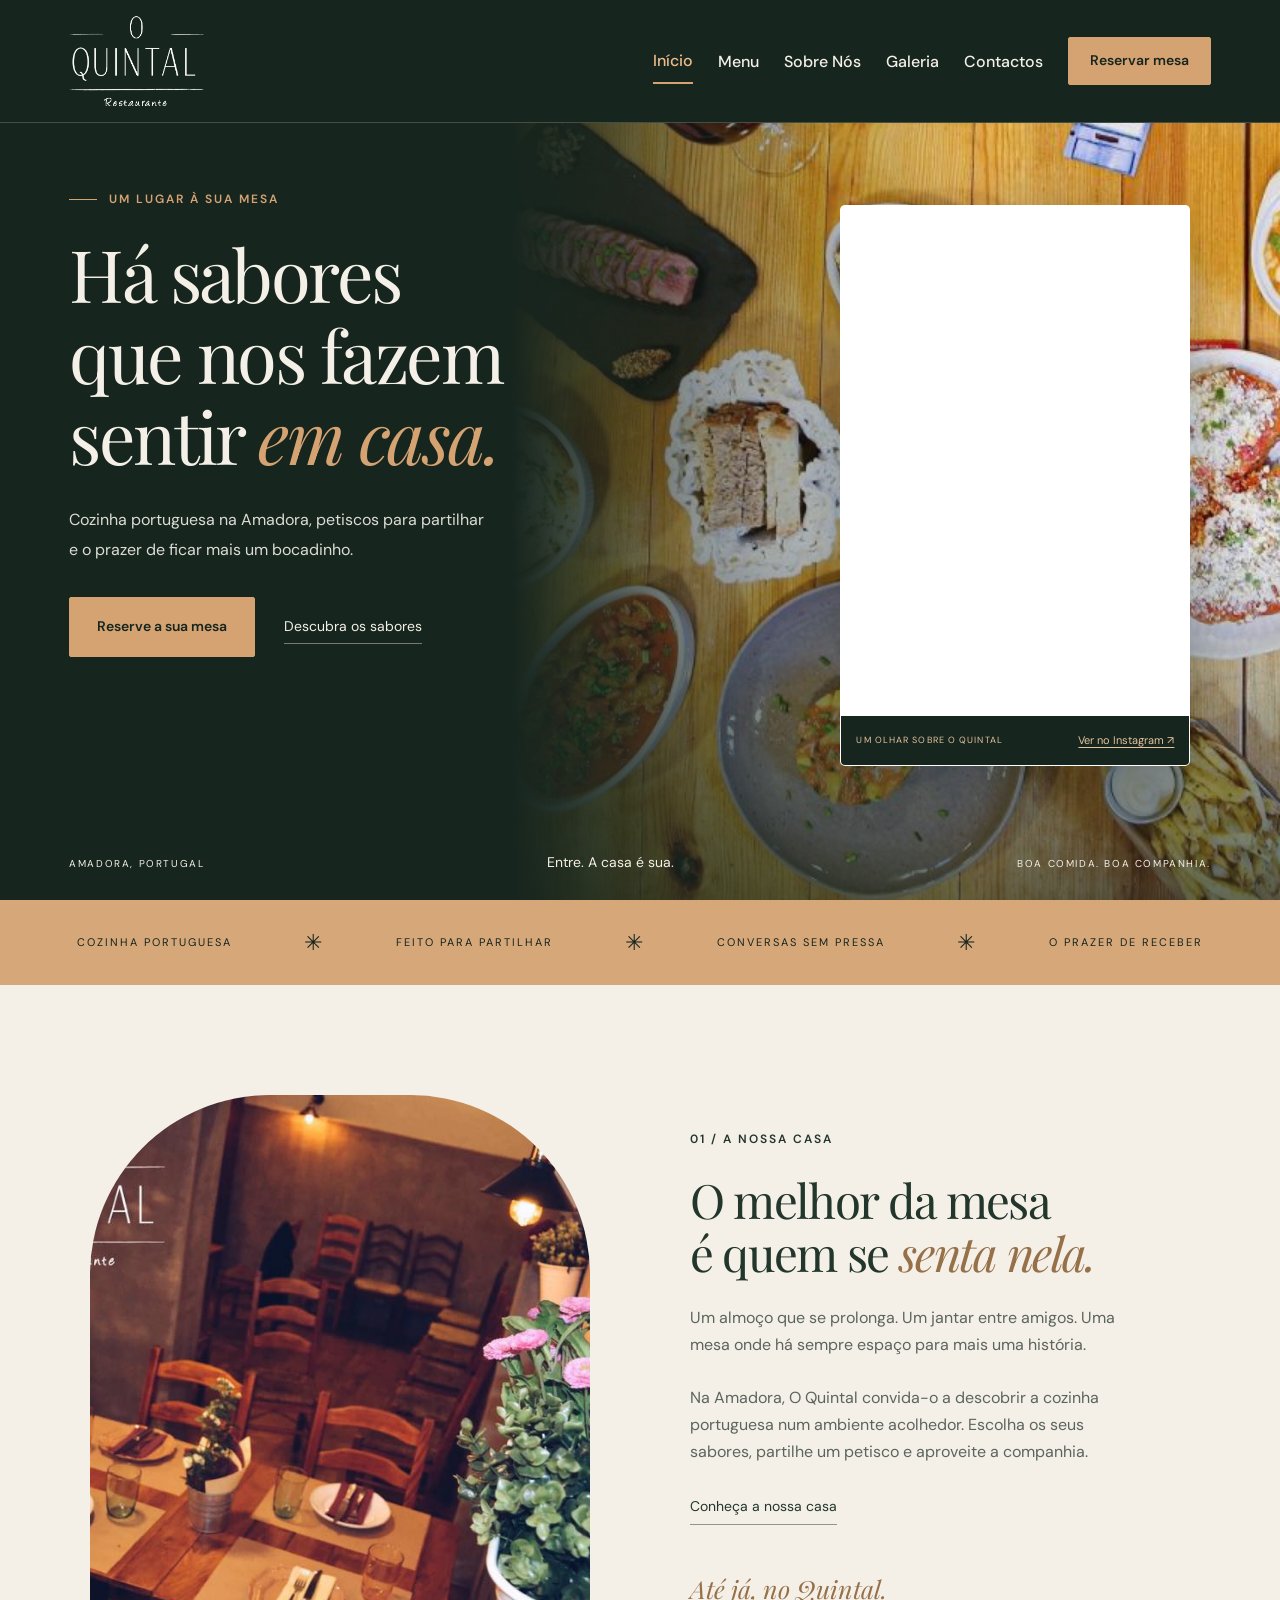
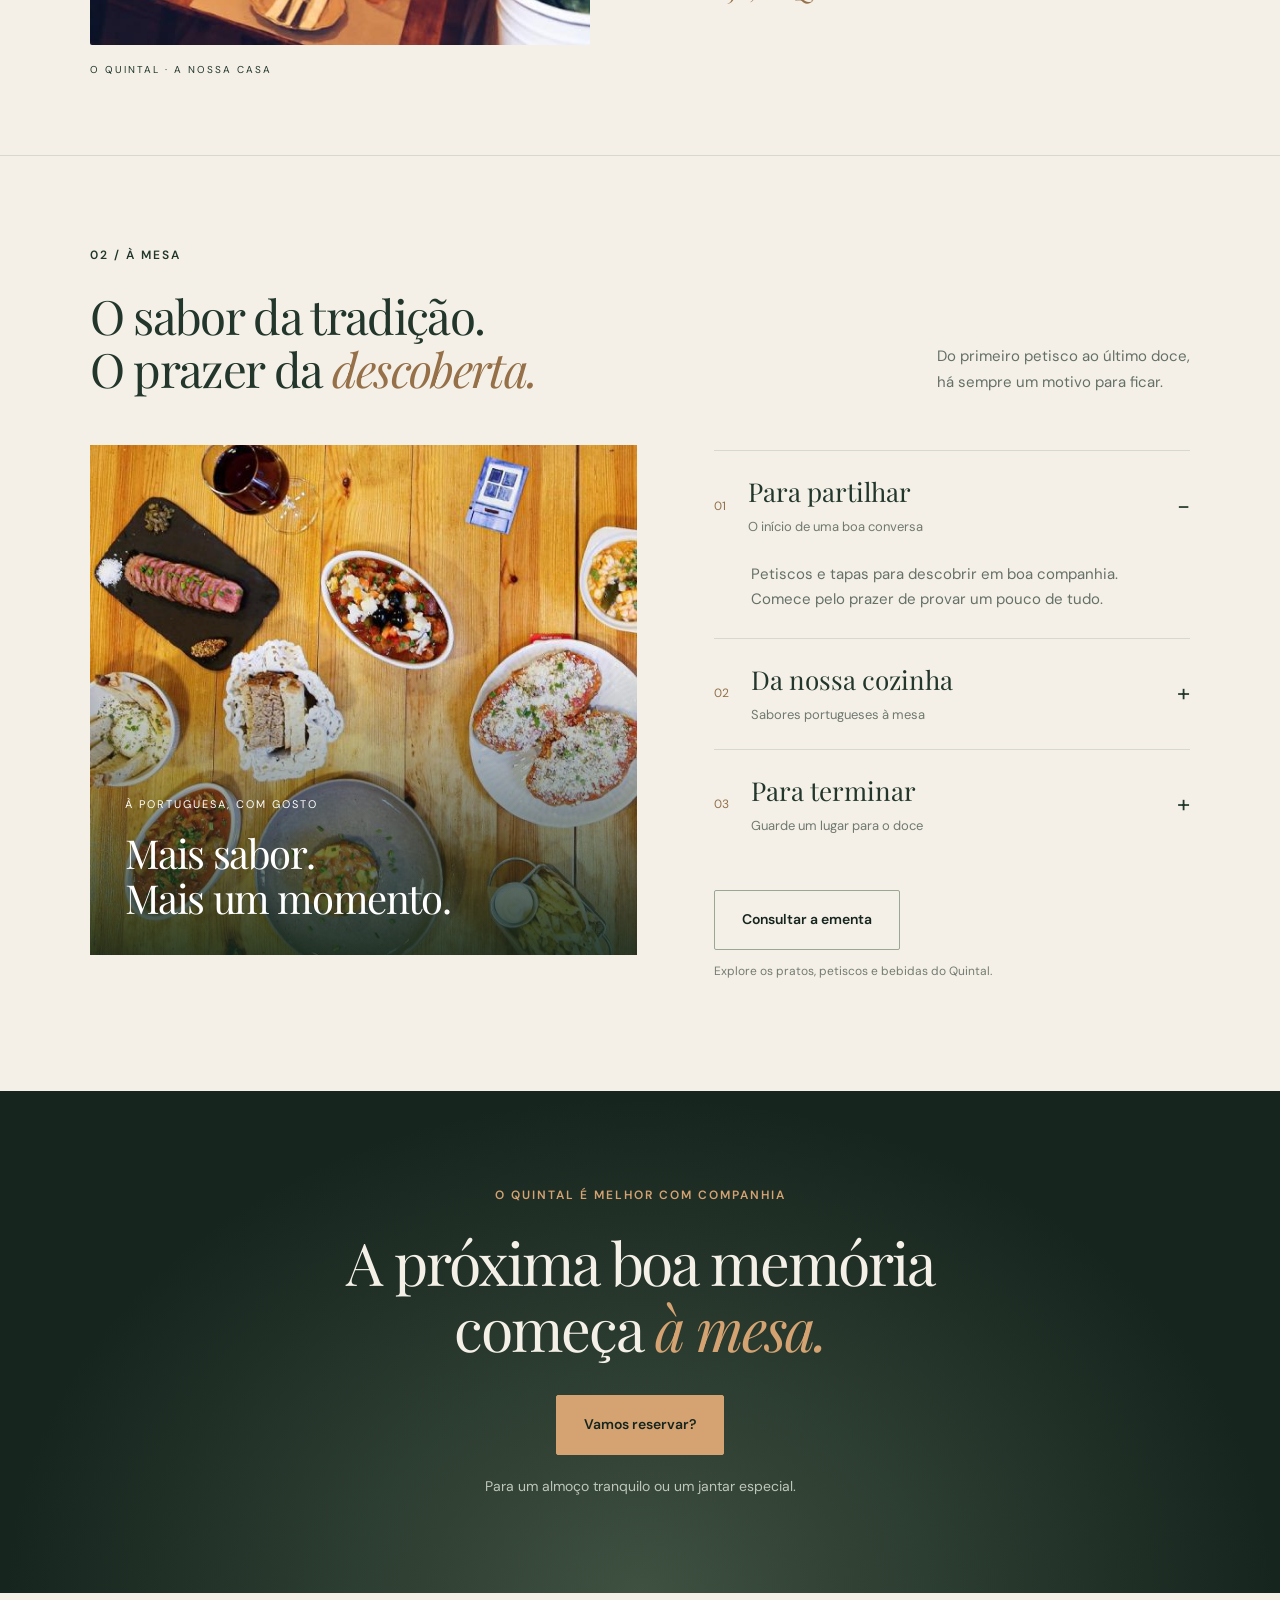
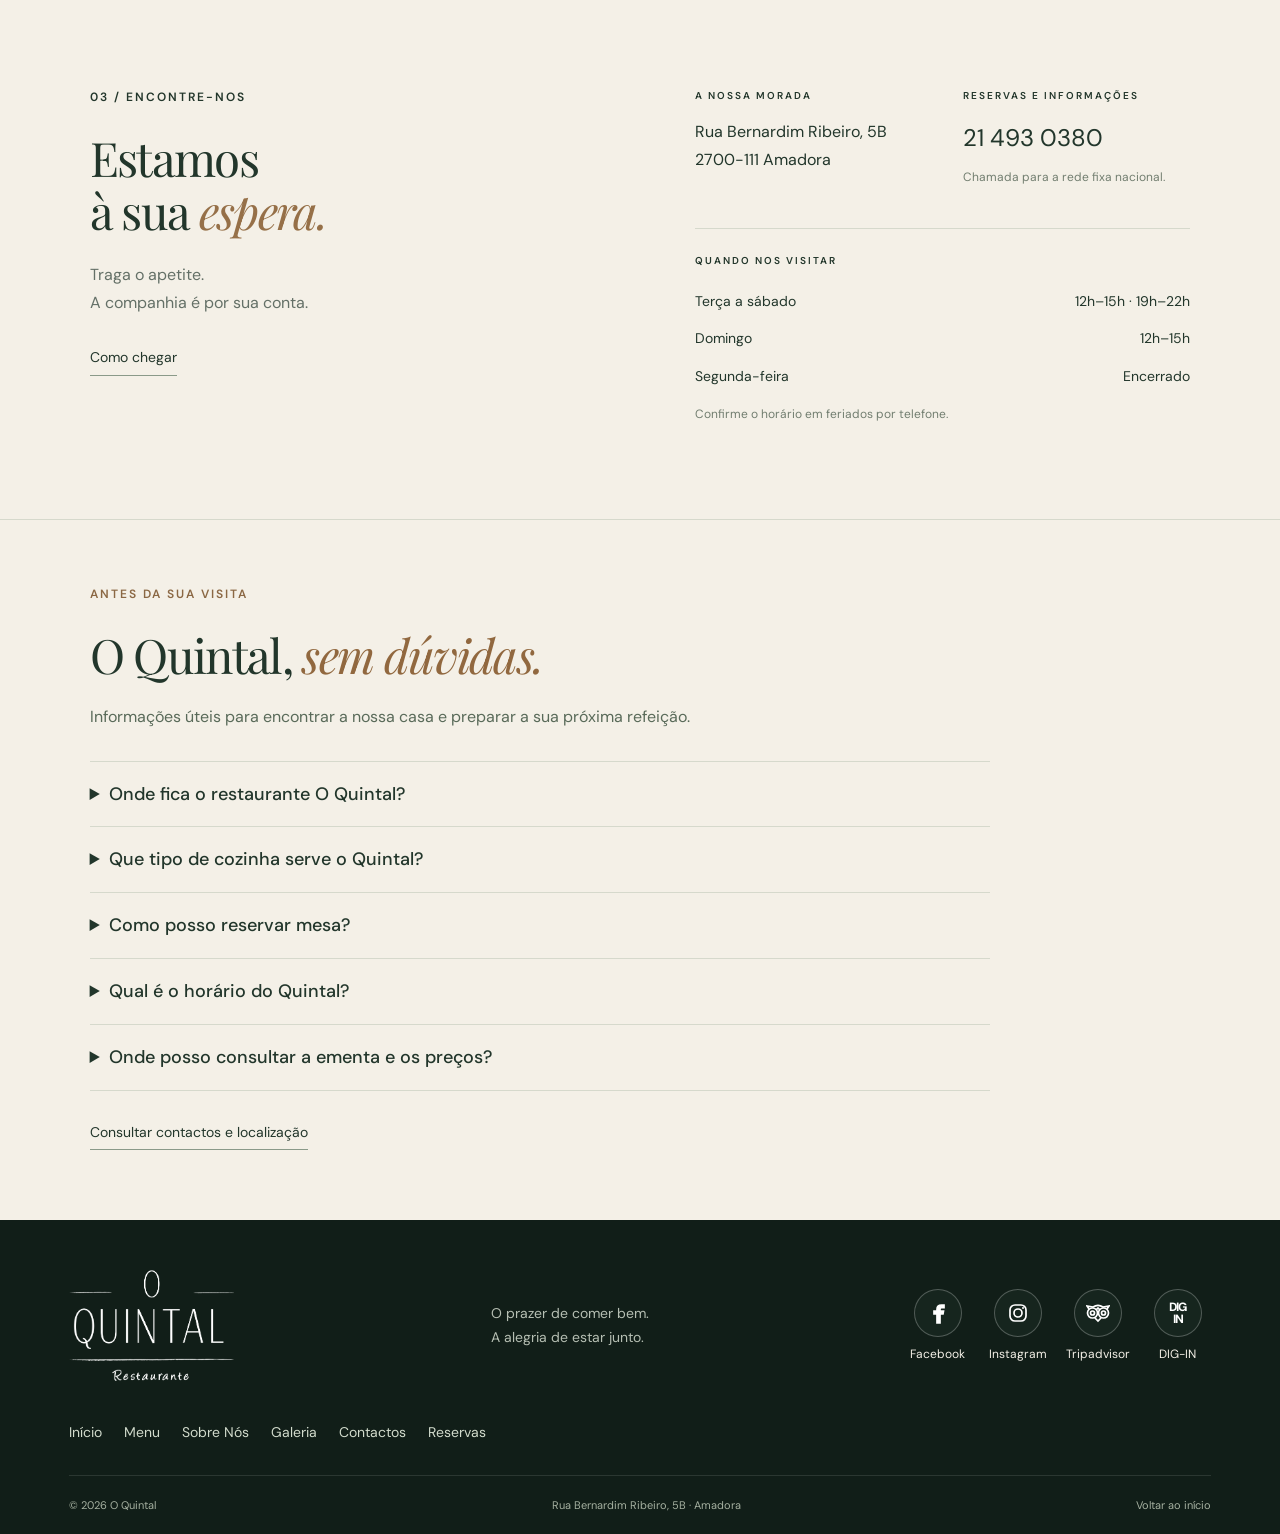
<file: index.html>
<!doctype html>
<html lang="pt-PT">
<head>
<meta charset="UTF-8"><meta name="viewport" content="width=device-width,initial-scale=1">
<title>O Quintal | Restaurante de cozinha portuguesa na Amadora</title>
<meta name="description" content="Restaurante O Quintal, na Amadora: cozinha portuguesa, petiscos e opções vegetarianas. Rua Bernardim Ribeiro, 5B. Consulte a ementa e reserve online.">
<meta name="theme-color" content="#16251e">
<link rel="icon" type="image/svg+xml" href="data:image/svg+xml,%3Csvg xmlns='http://www.w3.org/2000/svg' viewBox='0 0 64 64'%3E%3Crect width='64' height='64' rx='14' fill='%2316251e'/%3E%3Ctext x='32' y='46' text-anchor='middle' font-size='47' font-family='Georgia' fill='%23e4c49e'%3EQ%3C/text%3E%3C/svg%3E">
<link rel="stylesheet" href="style.css"><link rel="stylesheet" href="pages.css?v=geo-1">

<link rel="canonical" href="https://vndesignwork-creator.github.io/o-quintal/">
<meta name="robots" content="index,follow,max-image-preview:large">
<link rel="sitemap" type="application/xml" href="https://vndesignwork-creator.github.io/o-quintal/sitemap.xml">
<meta property="og:type" content="website">
<meta property="og:locale" content="pt_PT">
<meta property="og:site_name" content="O Quintal">
<meta property="og:title" content="O Quintal | Restaurante de cozinha portuguesa na Amadora">
<meta property="og:description" content="Restaurante O Quintal, na Amadora: cozinha portuguesa, petiscos e opções vegetarianas. Rua Bernardim Ribeiro, 5B. Consulte a ementa e reserve online.">
<meta property="og:url" content="https://vndesignwork-creator.github.io/o-quintal/">
<meta property="og:image" content="https://vndesignwork-creator.github.io/o-quintal/assets/hero.jpg">
<meta property="og:image:alt" content="Sabores e ambiente do restaurante O Quintal, na Amadora">
<meta name="twitter:card" content="summary_large_image">
<meta name="twitter:title" content="O Quintal | Restaurante de cozinha portuguesa na Amadora">
<meta name="twitter:description" content="Restaurante O Quintal, na Amadora: cozinha portuguesa, petiscos e opções vegetarianas. Rua Bernardim Ribeiro, 5B. Consulte a ementa e reserve online.">
<meta name="twitter:image" content="https://vndesignwork-creator.github.io/o-quintal/assets/hero.jpg">
<script type="application/ld+json">{"@context":"https://schema.org","@graph":[{"@type":"Restaurant","@id":"https://vndesignwork-creator.github.io/o-quintal/#restaurante","name":"O Quintal","url":"https://vndesignwork-creator.github.io/o-quintal/","description":"Restaurante de cozinha portuguesa e petiscos na Amadora.","image":["https://vndesignwork-creator.github.io/o-quintal/assets/hero.jpg","https://vndesignwork-creator.github.io/o-quintal/assets/casa.jpg"],"logo":"https://vndesignwork-creator.github.io/o-quintal/assets/logo-o-quintal.png","telephone":"+351214930380","address":{"@type":"PostalAddress","streetAddress":"Rua Bernardim Ribeiro, 5B","addressLocality":"Amadora","postalCode":"2700-111","addressCountry":"PT"},"servesCuisine":["Portuguesa"],"hasMenu":"https://vndesignwork-creator.github.io/o-quintal/menu.html","acceptsReservations":"https://www.zomatobook.com/widget/makereservation03.aspx?id=WQ58ORN2O","openingHoursSpecification":[{"@type":"OpeningHoursSpecification","dayOfWeek":["Tuesday","Wednesday","Thursday","Friday","Saturday","Sunday"],"opens":"12:00","closes":"15:00"},{"@type":"OpeningHoursSpecification","dayOfWeek":["Tuesday","Wednesday","Thursday","Friday","Saturday"],"opens":"19:00","closes":"22:00"}],"sameAs":["https://www.facebook.com/oquintalrest/","https://www.instagram.com/oquintalrestaurante_/","https://www.tripadvisor.pt/Restaurant_Review-g1132025-d11916963-Reviews-O_Quintal-Amadora_Lisbon_District_Central_Portugal.html","https://www.dig-in.pt/r/18425560/o-quintal-venteira"]},{"@type":"WebSite","@id":"https://vndesignwork-creator.github.io/o-quintal/#website","url":"https://vndesignwork-creator.github.io/o-quintal/","name":"O Quintal","inLanguage":"pt-PT","publisher":{"@id":"https://vndesignwork-creator.github.io/o-quintal/#restaurante"}},{"@type":"WebPage","@id":"https://vndesignwork-creator.github.io/o-quintal/#pagina","url":"https://vndesignwork-creator.github.io/o-quintal/","name":"O Quintal | Restaurante de cozinha portuguesa na Amadora","description":"Restaurante O Quintal, na Amadora: cozinha portuguesa, petiscos e opções vegetarianas. Rua Bernardim Ribeiro, 5B. Consulte a ementa e reserve online.","inLanguage":"pt-PT","isPartOf":{"@id":"https://vndesignwork-creator.github.io/o-quintal/#website"},"about":{"@id":"https://vndesignwork-creator.github.io/o-quintal/#restaurante"}}]}</script>
</head>
<body>
<a class="skip" href="#main">Saltar para o conteúdo</a>
<header class="header"><a class="brand brand-logo" href="index.html" aria-label="O Quintal, início"><img src="assets/logo-o-quintal.png" alt="O Quintal Restaurante" width="2132" height="2134"></a><button class="menu-toggle" aria-expanded="false" aria-controls="navigation">Menu <span aria-hidden="true">☰</span></button><nav id="navigation" aria-label="Navegação principal"><a href="index.html" aria-current="page">Início</a><a href="menu.html">Menu</a><a href="sobre-nos.html">Sobre Nós</a><a href="galeria.html">Galeria</a><a href="contactos.html">Contactos</a><a class="button small" href="reservas.html">Reservar mesa</a></nav></header>
<main id="main">
<section class="hero hero-with-video" id="inicio"><div class="hero-image" role="img" aria-label="Sabores e ambiente do restaurante O Quintal"></div><div class="hero-content"><p class="eyebrow"><span></span> UM LUGAR À SUA MESA</p><h1>Há sabores<br>que nos fazem<br>sentir <em>em casa.</em></h1><p class="hero-intro">Cozinha portuguesa na Amadora, petiscos para partilhar<br class="desktop"> e o prazer de ficar mais um bocadinho.</p><div class="hero-actions"><a class="button" href="reservas.html">Reserve a sua mesa</a><a class="text-link" href="menu.html">Descubra os sabores</a></div></div><figure class="hero-video"><iframe src="https://www.instagram.com/p/DaAhkTTsJ27/embed/" title="Vídeo do Quintal no Instagram" allow="encrypted-media; fullscreen; picture-in-picture" referrerpolicy="strict-origin-when-cross-origin" allowfullscreen></iframe><figcaption><span>UM OLHAR SOBRE O QUINTAL</span><a href="https://www.instagram.com/p/DaAhkTTsJ27/" target="_blank" rel="noopener noreferrer">Ver no Instagram ↗</a></figcaption></figure><div class="hero-bottom"><span>AMADORA, PORTUGAL</span><a href="#casa">Entre. A casa é sua.</a><span>BOA COMIDA. BOA COMPANHIA.</span></div></section>
<div class="ribbon"><span>COZINHA PORTUGUESA</span><i>✳</i><span>FEITO PARA PARTILHAR</span><i>✳</i><span>CONVERSAS SEM PRESSA</span><i>✳</i><span>O PRAZER DE RECEBER</span></div>
<section class="story section" id="casa"><div class="story-photo"><img src="assets/casa.jpg" alt="Um olhar sobre o ambiente do restaurante O Quintal" loading="lazy"><span class="image-caption">O QUINTAL · A NOSSA CASA</span></div><div class="story-copy"><p class="eyebrow">01 / A NOSSA CASA</p><h2>O melhor da mesa<br>é quem se <em>senta nela.</em></h2><p>Um almoço que se prolonga. Um jantar entre amigos. Uma mesa onde há sempre espaço para mais uma história.</p><p>Na Amadora, O Quintal convida-o a descobrir a cozinha portuguesa num ambiente acolhedor. Escolha os seus sabores, partilhe um petisco e aproveite a companhia.</p><a href="sobre-nos.html" class="text-link dark">Conheça a nossa casa</a><div class="signature">Até já, no Quintal.</div></div></section>
<section class="food section" id="mesa"><div class="section-top"><div><p class="eyebrow">02 / À MESA</p><h2>O sabor da tradição.<br>O prazer da <em>descoberta.</em></h2></div><p>Do primeiro petisco ao último doce,<br>há sempre um motivo para ficar.</p></div><div class="food-grid"><div class="food-main"><img src="assets/mesa.jpg" alt="Um prato servido no restaurante O Quintal" loading="lazy"><div class="food-overlay"><span>À PORTUGUESA, COM GOSTO</span><h3>Mais sabor.<br>Mais um momento.</h3></div></div><div class="food-list"><button class="food-category" aria-expanded="true" aria-controls="petiscos"><span class="number">01</span><span><strong>Para partilhar</strong><small>O início de uma boa conversa</small></span><b>−</b></button><div id="petiscos" class="category-description">Petiscos e tapas para descobrir em boa companhia. Comece pelo prazer de provar um pouco de tudo.</div><button class="food-category" aria-expanded="false" aria-controls="cozinha"><span class="number">02</span><span><strong>Da nossa cozinha</strong><small>Sabores portugueses à mesa</small></span><b>+</b></button><div id="cozinha" class="category-description" hidden>Peixe, carne e opções vegetarianas. Consulte a ementa atual e escolha o que lhe apetece hoje.</div><button class="food-category" aria-expanded="false" aria-controls="doces"><span class="number">03</span><span><strong>Para terminar</strong><small>Guarde um lugar para o doce</small></span><b>+</b></button><div id="doces" class="category-description" hidden>Uma sobremesa, um café e mais uns minutos à conversa. Termine a refeição ao seu ritmo.</div><a class="button outline" href="menu.html">Consultar a ementa</a><p class="menu-note">Explore os pratos, petiscos e bebidas do Quintal.</p></div></div></section>
<section class="invitation"><p class="eyebrow">O QUINTAL É MELHOR COM COMPANHIA</p><h2>A próxima boa memória<br>começa <em>à mesa.</em></h2><a class="button" href="reservas.html">Vamos reservar?</a><span>Para um almoço tranquilo ou um jantar especial.</span></section>
<section class="visit section" id="visita"><div class="visit-heading"><p class="eyebrow">03 / ENCONTRE-NOS</p><h2>Estamos<br>à sua <em>espera.</em></h2><p>Traga o apetite.<br>A companhia é por sua conta.</p><a class="text-link dark" href="https://www.google.com/maps/search/?api=1&query=O+Quintal+Rua+Bernardim+Ribeiro+5B+Amadora" target="_blank" rel="noopener">Como chegar</a></div><div class="visit-details"><div><p class="eyebrow">A NOSSA MORADA</p><p>Rua Bernardim Ribeiro, 5B<br>2700-111 Amadora</p></div><div><p class="eyebrow">RESERVAS E INFORMAÇÕES</p><a class="phone" href="tel:+351214930380">21 493 0380</a><small>Chamada para a rede fixa nacional.</small></div><div class="hours"><p class="eyebrow">QUANDO NOS VISITAR</p><dl><div><dt>Terça a sábado</dt><dd>12h–15h · 19h–22h</dd></div><div><dt>Domingo</dt><dd>12h–15h</dd></div><div><dt>Segunda-feira</dt><dd>Encerrado</dd></div></dl><small>Confirme o horário em feriados por telefone.</small></div></div></section>
<section class="section local-faq" id="perguntas-frequentes"><p class="eyebrow">ANTES DA SUA VISITA</p><h2>O Quintal, <em>sem dúvidas.</em></h2><p class="faq-intro">Informações úteis para encontrar a nossa casa e preparar a sua próxima refeição.</p><div class="faq-list"><details><summary>Onde fica o restaurante O Quintal?</summary><p>O Quintal fica na Rua Bernardim Ribeiro, 5B, 2700-111 Amadora, Portugal. Consulte os percursos na página de contactos.</p></details><details><summary>Que tipo de cozinha serve o Quintal?</summary><p>O Quintal serve cozinha portuguesa, com petiscos para partilhar, pratos de peixe e carne, opções vegetarianas e sobremesas. Consulte a ementa para conhecer as escolhas disponíveis.</p></details><details><summary>Como posso reservar mesa?</summary><p>Pode reservar online no módulo Zomato Book da página de reservas ou ligar 21 493 0380 (chamada para a rede fixa nacional). O pedido alternativo por email só fica confirmado após contacto da equipa.</p></details><details><summary>Qual é o horário do Quintal?</summary><p>De terça a sábado, o horário indicado é das 12h às 15h e das 19h às 22h. Ao domingo, abre das 12h às 15h. Encerra à segunda-feira. Confirme o horário em feriados por telefone.</p></details><details><summary>Onde posso consultar a ementa e os preços?</summary><p>A página Menu apresenta os pratos, petiscos, bebidas e preços transcritos da ementa disponibilizada. A disponibilidade e os preços atuais devem ser confirmados com o restaurante.</p></details></div><a class="text-link dark" href="contactos.html">Consultar contactos e localização</a></section>
</main>
<footer><div class="footer-top"><a href="index.html" class="brand brand-logo"><img src="assets/logo-o-quintal.png" alt="O Quintal Restaurante" width="2132" height="2134"></a><p>O prazer de comer bem.<br>A alegria de estar junto.</p><nav class="social-links" aria-label="Redes e plataformas do Quintal"><a href="https://www.facebook.com/oquintalrest/" target="_blank" rel="noopener noreferrer" aria-label="O Quintal no Facebook (abre numa nova janela)"><span class="social-icon" aria-hidden="true"><img src="assets/social-facebook.svg" width="24" height="24" alt=""></span><span>Facebook</span></a><a href="https://www.instagram.com/oquintalrestaurante_/" target="_blank" rel="noopener noreferrer" aria-label="O Quintal no Instagram (abre numa nova janela)"><span class="social-icon" aria-hidden="true"><img src="assets/social-instagram.svg" width="24" height="24" alt=""></span><span>Instagram</span></a><a href="https://www.tripadvisor.pt/Restaurant_Review-g1132025-d11916963-Reviews-O_Quintal-Amadora_Lisbon_District_Central_Portugal.html" target="_blank" rel="noopener noreferrer" aria-label="O Quintal no Tripadvisor (abre numa nova janela)"><span class="social-icon" aria-hidden="true"><img src="assets/social-tripadvisor.svg" width="24" height="24" alt=""></span><span>Tripadvisor</span></a><a href="https://www.dig-in.pt/r/18425560/o-quintal-venteira" target="_blank" rel="noopener noreferrer" aria-label="O Quintal no DIG-IN (abre numa nova janela)"><span class="social-icon" aria-hidden="true"><b class="digin-mark">DIG<br>IN</b></span><span>DIG-IN</span></a></nav></div><nav class="footer-nav" aria-label="Navegação de rodapé"><a href="index.html">Início</a><a href="menu.html">Menu</a><a href="sobre-nos.html">Sobre Nós</a><a href="galeria.html">Galeria</a><a href="contactos.html">Contactos</a><a href="reservas.html">Reservas</a></nav><div class="footer-bottom"><span>© <span id="year">2026</span> O Quintal</span><span>Rua Bernardim Ribeiro, 5B · Amadora</span><a href="#main">Voltar ao início</a></div></footer>
<dialog id="reservation"><button class="dialog-close" aria-label="Fechar">×</button><p class="eyebrow">UM LUGAR À SUA MESA</p><h2>Marcamos<br><em>um encontro?</em></h2><p>As reservas são feitas por telefone. Ligue-nos para combinar o dia, a hora e o número de pessoas.</p><a class="button" href="tel:+351214930380">Ligar · 21 493 0380</a><small>Chamada para a rede fixa nacional.<br>A reserva fica confirmada diretamente com o restaurante.</small></dialog>
<script src="shared.js?v=scroll-motion-2"></script>
</body></html>
</file>
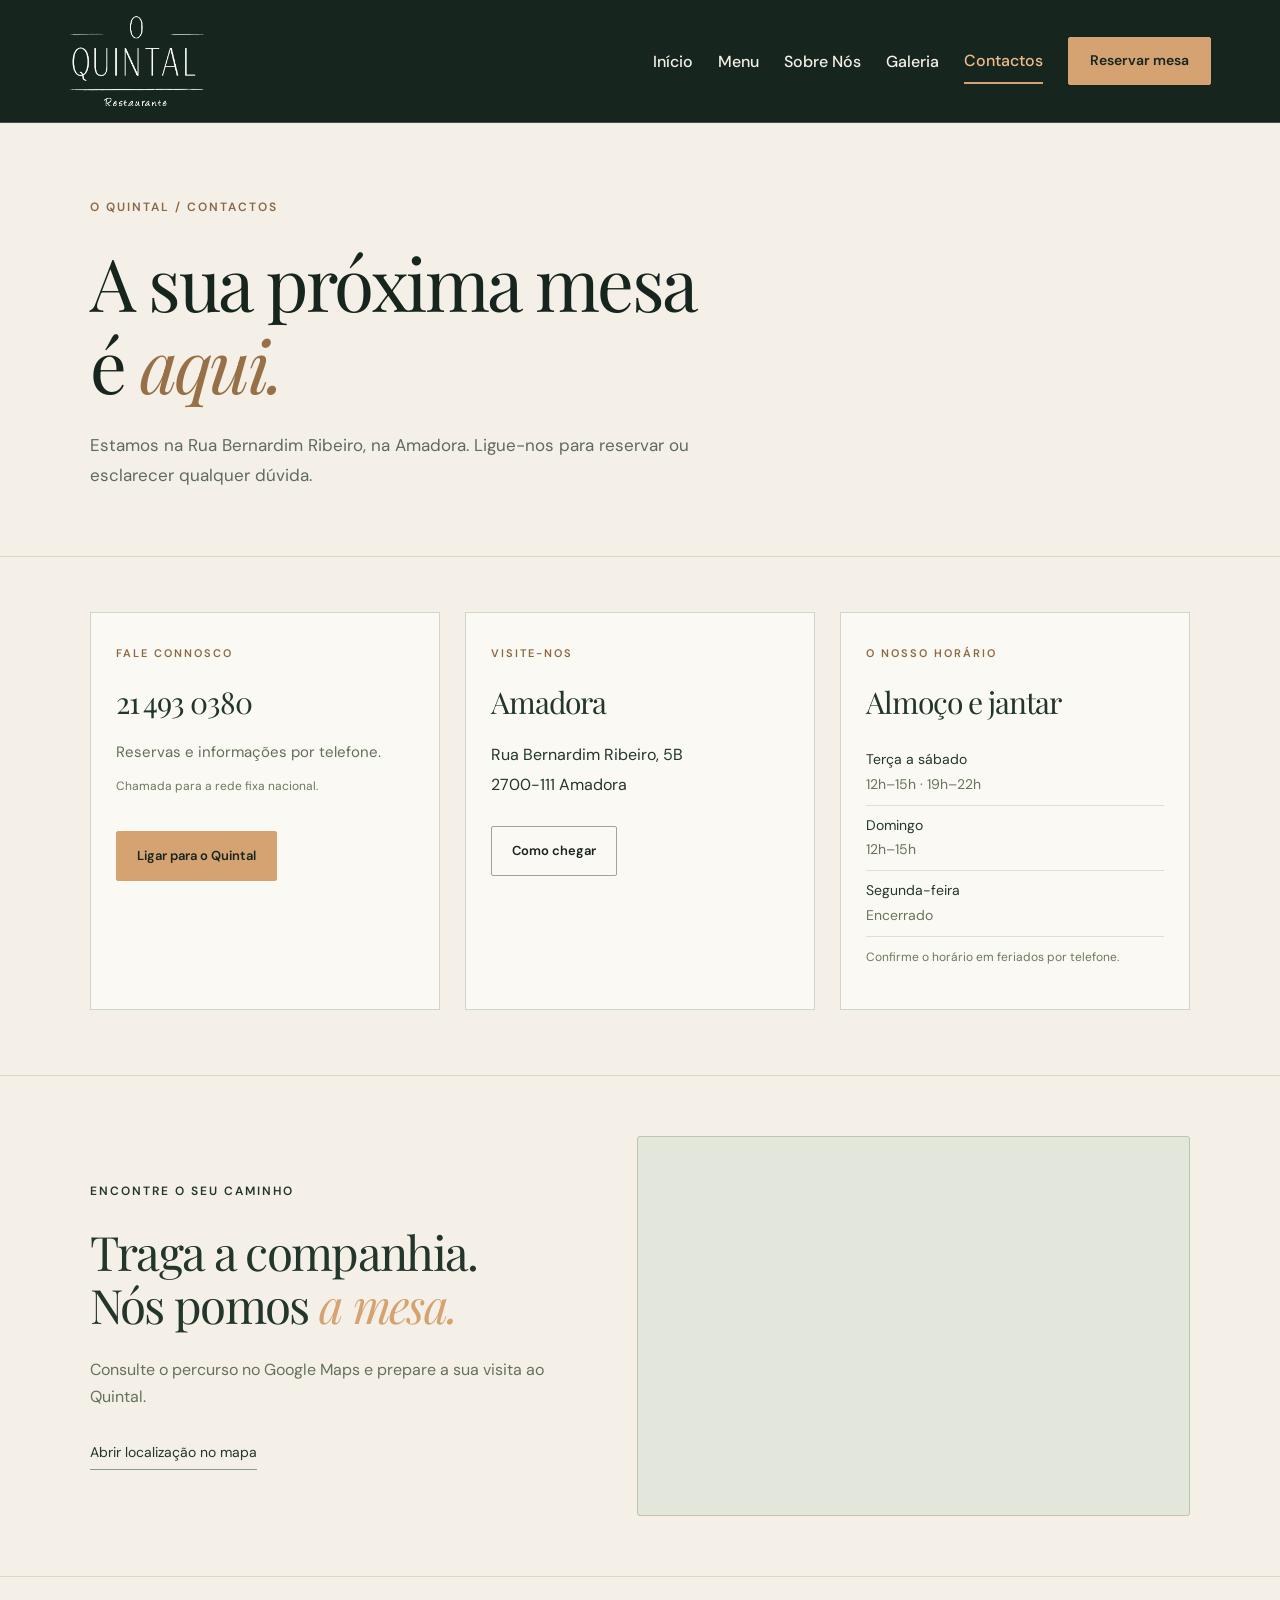
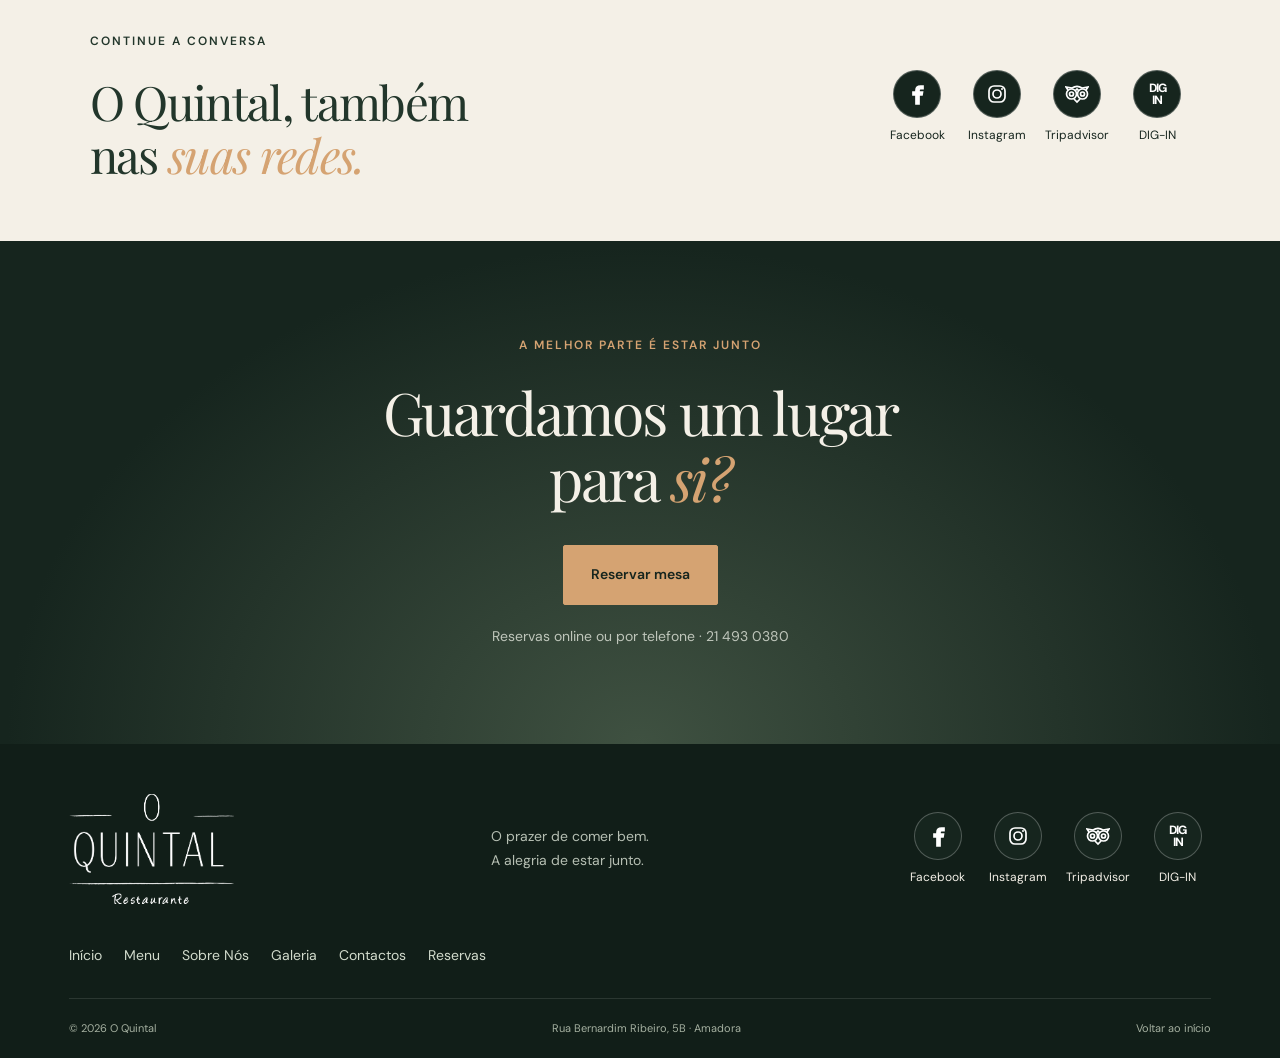
<file: contactos.html>
<!doctype html>
<html lang="pt-PT">
<head>
<meta charset="UTF-8"><meta name="viewport" content="width=device-width,initial-scale=1">
<title>Contactos, morada e horário | O Quintal, Amadora</title>
<meta name="description" content="O Quintal: Rua Bernardim Ribeiro, 5B, 2700-111 Amadora. Telefone 21 493 0380. Consulte o horário, a localização e como reservar mesa.">
<meta name="theme-color" content="#16251e">
<link rel="icon" type="image/svg+xml" href="data:image/svg+xml,%3Csvg xmlns='http://www.w3.org/2000/svg' viewBox='0 0 64 64'%3E%3Crect width='64' height='64' rx='14' fill='%2316251e'/%3E%3Ctext x='32' y='46' text-anchor='middle' font-size='47' font-family='Georgia' fill='%23e4c49e'%3EQ%3C/text%3E%3C/svg%3E">
<link rel="stylesheet" href="style.css"><link rel="stylesheet" href="pages.css?v=social-1">

<link rel="canonical" href="https://vndesignwork-creator.github.io/o-quintal/contactos.html">
<meta name="robots" content="index,follow,max-image-preview:large">
<link rel="sitemap" type="application/xml" href="https://vndesignwork-creator.github.io/o-quintal/sitemap.xml">
<meta property="og:type" content="website">
<meta property="og:locale" content="pt_PT">
<meta property="og:site_name" content="O Quintal">
<meta property="og:title" content="Contactos, morada e horário | O Quintal, Amadora">
<meta property="og:description" content="O Quintal: Rua Bernardim Ribeiro, 5B, 2700-111 Amadora. Telefone 21 493 0380. Consulte o horário, a localização e como reservar mesa.">
<meta property="og:url" content="https://vndesignwork-creator.github.io/o-quintal/contactos.html">
<meta property="og:image" content="https://vndesignwork-creator.github.io/o-quintal/assets/hero.jpg">
<meta property="og:image:alt" content="Sabores e ambiente do restaurante O Quintal, na Amadora">
<meta name="twitter:card" content="summary_large_image">
<meta name="twitter:title" content="Contactos, morada e horário | O Quintal, Amadora">
<meta name="twitter:description" content="O Quintal: Rua Bernardim Ribeiro, 5B, 2700-111 Amadora. Telefone 21 493 0380. Consulte o horário, a localização e como reservar mesa.">
<meta name="twitter:image" content="https://vndesignwork-creator.github.io/o-quintal/assets/hero.jpg">
<script type="application/ld+json">{"@context":"https://schema.org","@graph":[{"@type":"Restaurant","@id":"https://vndesignwork-creator.github.io/o-quintal/#restaurante","name":"O Quintal","url":"https://vndesignwork-creator.github.io/o-quintal/","description":"Restaurante de cozinha portuguesa e petiscos na Amadora.","image":["https://vndesignwork-creator.github.io/o-quintal/assets/hero.jpg","https://vndesignwork-creator.github.io/o-quintal/assets/casa.jpg"],"logo":"https://vndesignwork-creator.github.io/o-quintal/assets/logo-o-quintal.png","telephone":"+351214930380","address":{"@type":"PostalAddress","streetAddress":"Rua Bernardim Ribeiro, 5B","addressLocality":"Amadora","postalCode":"2700-111","addressCountry":"PT"},"servesCuisine":["Portuguesa"],"hasMenu":"https://vndesignwork-creator.github.io/o-quintal/menu.html","acceptsReservations":"https://www.zomatobook.com/widget/makereservation03.aspx?id=WQ58ORN2O","openingHoursSpecification":[{"@type":"OpeningHoursSpecification","dayOfWeek":["Tuesday","Wednesday","Thursday","Friday","Saturday","Sunday"],"opens":"12:00","closes":"15:00"},{"@type":"OpeningHoursSpecification","dayOfWeek":["Tuesday","Wednesday","Thursday","Friday","Saturday"],"opens":"19:00","closes":"22:00"}],"sameAs":["https://www.facebook.com/oquintalrest/","https://www.instagram.com/oquintalrestaurante_/","https://www.tripadvisor.pt/Restaurant_Review-g1132025-d11916963-Reviews-O_Quintal-Amadora_Lisbon_District_Central_Portugal.html","https://www.dig-in.pt/r/18425560/o-quintal-venteira"]},{"@type":"WebSite","@id":"https://vndesignwork-creator.github.io/o-quintal/#website","url":"https://vndesignwork-creator.github.io/o-quintal/","name":"O Quintal","inLanguage":"pt-PT","publisher":{"@id":"https://vndesignwork-creator.github.io/o-quintal/#restaurante"}},{"@type":"WebPage","@id":"https://vndesignwork-creator.github.io/o-quintal/contactos.html#pagina","url":"https://vndesignwork-creator.github.io/o-quintal/contactos.html","name":"Contactos, morada e horário | O Quintal, Amadora","description":"O Quintal: Rua Bernardim Ribeiro, 5B, 2700-111 Amadora. Telefone 21 493 0380. Consulte o horário, a localização e como reservar mesa.","inLanguage":"pt-PT","isPartOf":{"@id":"https://vndesignwork-creator.github.io/o-quintal/#website"},"about":{"@id":"https://vndesignwork-creator.github.io/o-quintal/#restaurante"},"breadcrumb":{"@id":"https://vndesignwork-creator.github.io/o-quintal/contactos.html#breadcrumb"}},{"@type":"BreadcrumbList","@id":"https://vndesignwork-creator.github.io/o-quintal/contactos.html#breadcrumb","itemListElement":[{"@type":"ListItem","position":1,"name":"Início","item":"https://vndesignwork-creator.github.io/o-quintal/"},{"@type":"ListItem","position":2,"name":"Contactos, morada e horário","item":"https://vndesignwork-creator.github.io/o-quintal/contactos.html"}]}]}</script>
</head>
<body class="inner-page"><a class="skip" href="#main">Saltar para o conteúdo</a><header class="header"><a class="brand brand-logo" href="index.html" aria-label="O Quintal, início"><img src="assets/logo-o-quintal.png" alt="O Quintal Restaurante" width="2132" height="2134"></a><button class="menu-toggle" aria-expanded="false" aria-controls="navigation">Menu <span aria-hidden="true">☰</span></button><nav id="navigation" aria-label="Navegação principal"><a href="index.html">Início</a><a href="menu.html">Menu</a><a href="sobre-nos.html">Sobre Nós</a><a href="galeria.html">Galeria</a><a href="contactos.html" aria-current="page">Contactos</a><a class="button small" href="reservas.html">Reservar mesa</a></nav></header><main id="main"><section class="page-intro"><p class="eyebrow">O QUINTAL / CONTACTOS</p><h1>A sua próxima mesa<br>é <em>aqui.</em></h1><p class="page-lead">Estamos na Rua Bernardim Ribeiro, na Amadora. Ligue-nos para reservar ou esclarecer qualquer dúvida.</p></section><section class="section contact-grid"><article class="contact-card"><p class="eyebrow">FALE CONNOSCO</p><h2>21 493 0380</h2><p>Reservas e informações por telefone.</p><small>Chamada para a rede fixa nacional.</small><a class="button" href="tel:+351214930380">Ligar para o Quintal</a></article><article class="contact-card"><p class="eyebrow">VISITE-NOS</p><h2>Amadora</h2><address>Rua Bernardim Ribeiro, 5B<br>2700-111 Amadora</address><a class="button outline" href="https://www.google.com/maps/search/?api=1&amp;query=O+Quintal+Rua+Bernardim+Ribeiro+5B+Amadora" target="_blank" rel="noopener">Como chegar</a></article><article class="contact-card"><p class="eyebrow">O NOSSO HORÁRIO</p><h2>Almoço e jantar</h2><dl><div><dt>Terça a sábado</dt><dd>12h–15h · 19h–22h</dd></div><div><dt>Domingo</dt><dd>12h–15h</dd></div><div><dt>Segunda-feira</dt><dd>Encerrado</dd></div></dl><small>Confirme o horário em feriados por telefone.</small></article></section><section class="section location-section"><div><p class="eyebrow">ENCONTRE O SEU CAMINHO</p><h2>Traga a companhia.<br>Nós pomos <em>a mesa.</em></h2><p>Consulte o percurso no Google Maps e prepare a sua visita ao Quintal.</p><a class="text-link dark" href="https://www.google.com/maps/search/?api=1&amp;query=O+Quintal+Rua+Bernardim+Ribeiro+5B+Amadora" target="_blank" rel="noopener">Abrir localização no mapa</a></div><iframe title="Localização do restaurante O Quintal na Amadora" src="https://maps.google.com/maps?q=O%20Quintal%20Rua%20Bernardim%20Ribeiro%205B%20Amadora&amp;output=embed" loading="lazy" referrerpolicy="no-referrer-when-downgrade" allowfullscreen></iframe></section><section class="section contact-social"><div><p class="eyebrow">CONTINUE A CONVERSA</p><h2>O Quintal, também<br>nas <em>suas redes.</em></h2></div><nav class="social-links" aria-label="Redes e plataformas do Quintal"><a href="https://www.facebook.com/oquintalrest/" target="_blank" rel="noopener noreferrer" aria-label="O Quintal no Facebook (abre numa nova janela)"><span class="social-icon" aria-hidden="true"><img src="assets/social-facebook.svg" width="24" height="24" alt=""></span><span>Facebook</span></a><a href="https://www.instagram.com/oquintalrestaurante_/" target="_blank" rel="noopener noreferrer" aria-label="O Quintal no Instagram (abre numa nova janela)"><span class="social-icon" aria-hidden="true"><img src="assets/social-instagram.svg" width="24" height="24" alt=""></span><span>Instagram</span></a><a href="https://www.tripadvisor.pt/Restaurant_Review-g1132025-d11916963-Reviews-O_Quintal-Amadora_Lisbon_District_Central_Portugal.html" target="_blank" rel="noopener noreferrer" aria-label="O Quintal no Tripadvisor (abre numa nova janela)"><span class="social-icon" aria-hidden="true"><img src="assets/social-tripadvisor.svg" width="24" height="24" alt=""></span><span>Tripadvisor</span></a><a href="https://www.dig-in.pt/r/18425560/o-quintal-venteira" target="_blank" rel="noopener noreferrer" aria-label="O Quintal no DIG-IN (abre numa nova janela)"><span class="social-icon" aria-hidden="true"><b class="digin-mark">DIG<br>IN</b></span><span>DIG-IN</span></a></nav></section><section class="invitation"><p class="eyebrow">A MELHOR PARTE É ESTAR JUNTO</p><h2>Guardamos um lugar<br>para <em>si?</em></h2><a href="reservas.html" class="button">Reservar mesa</a><span>Reservas online ou por telefone · 21 493 0380</span></section></main><footer><div class="footer-top"><a href="index.html" class="brand brand-logo"><img src="assets/logo-o-quintal.png" alt="O Quintal Restaurante" width="2132" height="2134"></a><p>O prazer de comer bem.<br>A alegria de estar junto.</p><nav class="social-links" aria-label="Redes e plataformas do Quintal"><a href="https://www.facebook.com/oquintalrest/" target="_blank" rel="noopener noreferrer" aria-label="O Quintal no Facebook (abre numa nova janela)"><span class="social-icon" aria-hidden="true"><img src="assets/social-facebook.svg" width="24" height="24" alt=""></span><span>Facebook</span></a><a href="https://www.instagram.com/oquintalrestaurante_/" target="_blank" rel="noopener noreferrer" aria-label="O Quintal no Instagram (abre numa nova janela)"><span class="social-icon" aria-hidden="true"><img src="assets/social-instagram.svg" width="24" height="24" alt=""></span><span>Instagram</span></a><a href="https://www.tripadvisor.pt/Restaurant_Review-g1132025-d11916963-Reviews-O_Quintal-Amadora_Lisbon_District_Central_Portugal.html" target="_blank" rel="noopener noreferrer" aria-label="O Quintal no Tripadvisor (abre numa nova janela)"><span class="social-icon" aria-hidden="true"><img src="assets/social-tripadvisor.svg" width="24" height="24" alt=""></span><span>Tripadvisor</span></a><a href="https://www.dig-in.pt/r/18425560/o-quintal-venteira" target="_blank" rel="noopener noreferrer" aria-label="O Quintal no DIG-IN (abre numa nova janela)"><span class="social-icon" aria-hidden="true"><b class="digin-mark">DIG<br>IN</b></span><span>DIG-IN</span></a></nav></div><nav class="footer-nav" aria-label="Navegação de rodapé"><a href="index.html">Início</a><a href="menu.html">Menu</a><a href="sobre-nos.html">Sobre Nós</a><a href="galeria.html">Galeria</a><a href="contactos.html">Contactos</a><a href="reservas.html">Reservas</a></nav><div class="footer-bottom"><span>© <span id="year">2026</span> O Quintal</span><span>Rua Bernardim Ribeiro, 5B · Amadora</span><a href="#main">Voltar ao início</a></div></footer><script src="shared.js?v=scroll-motion-2"></script></body></html>
</file>
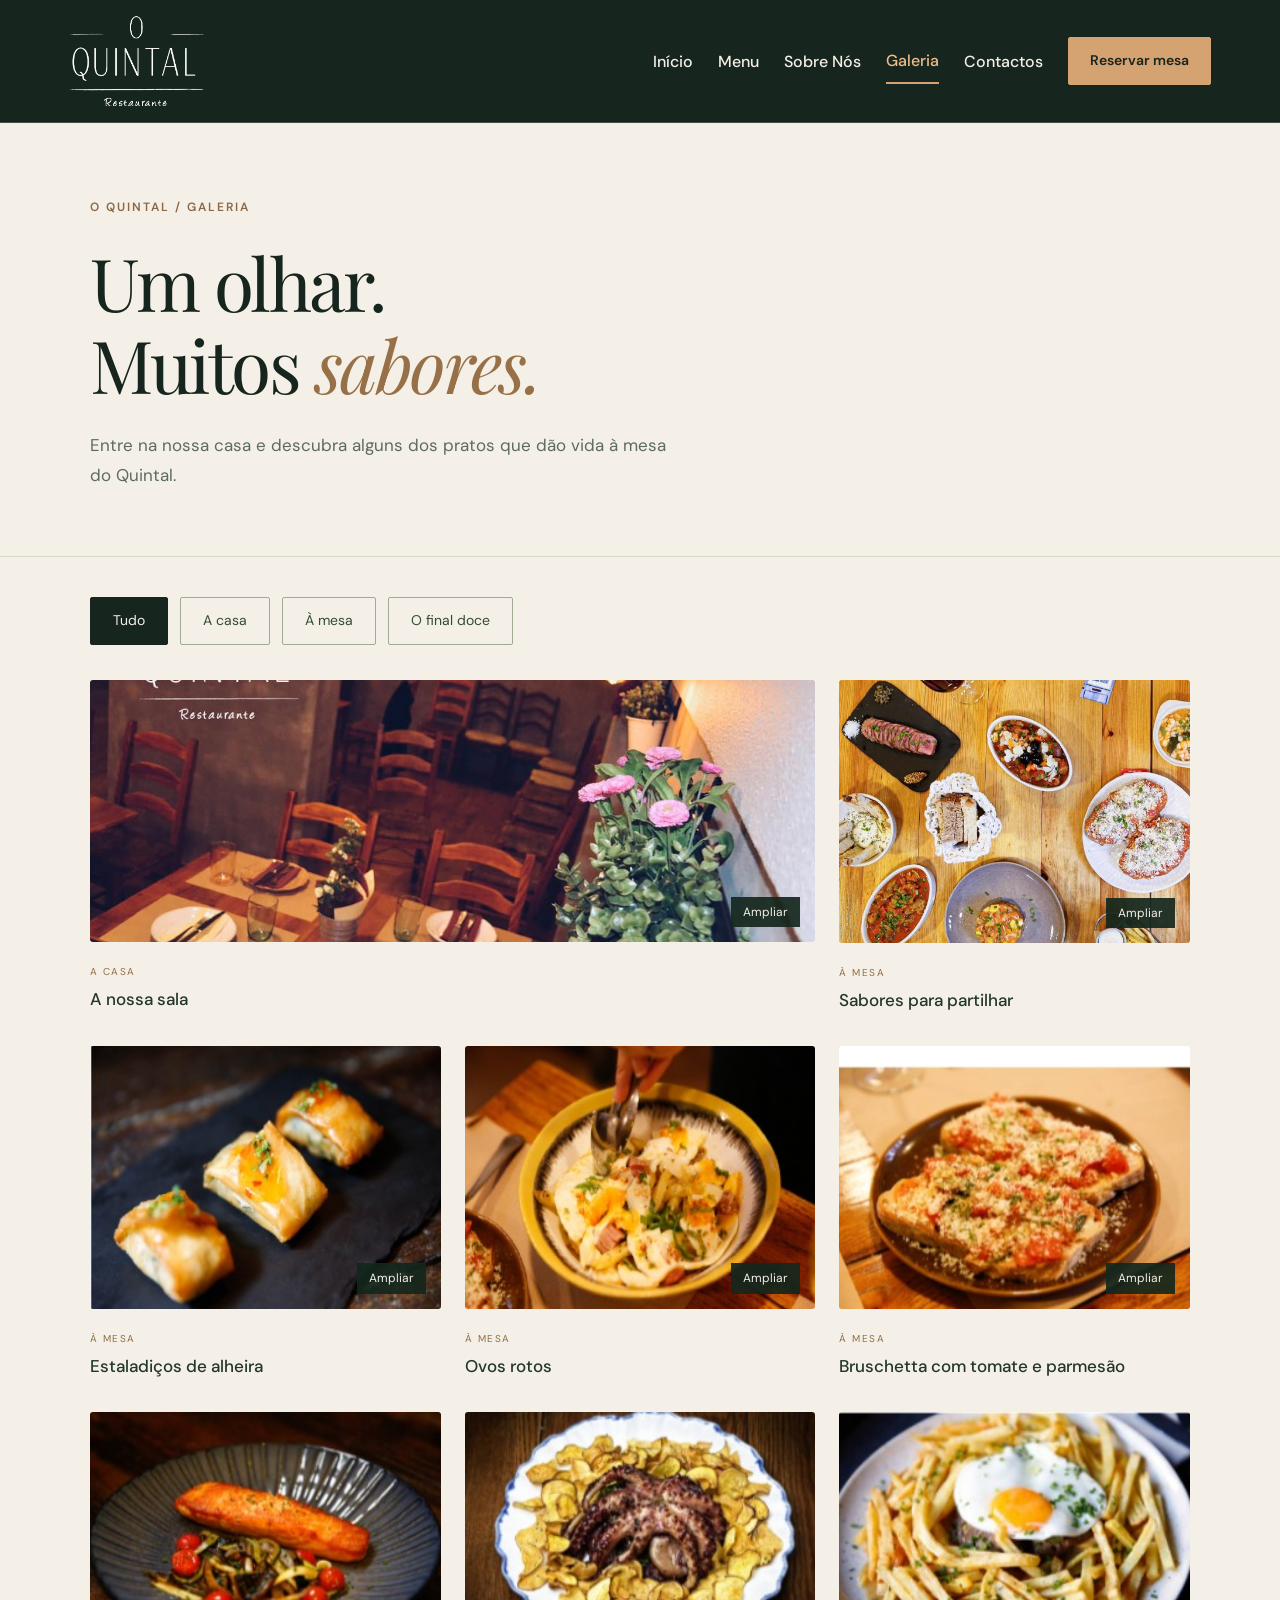
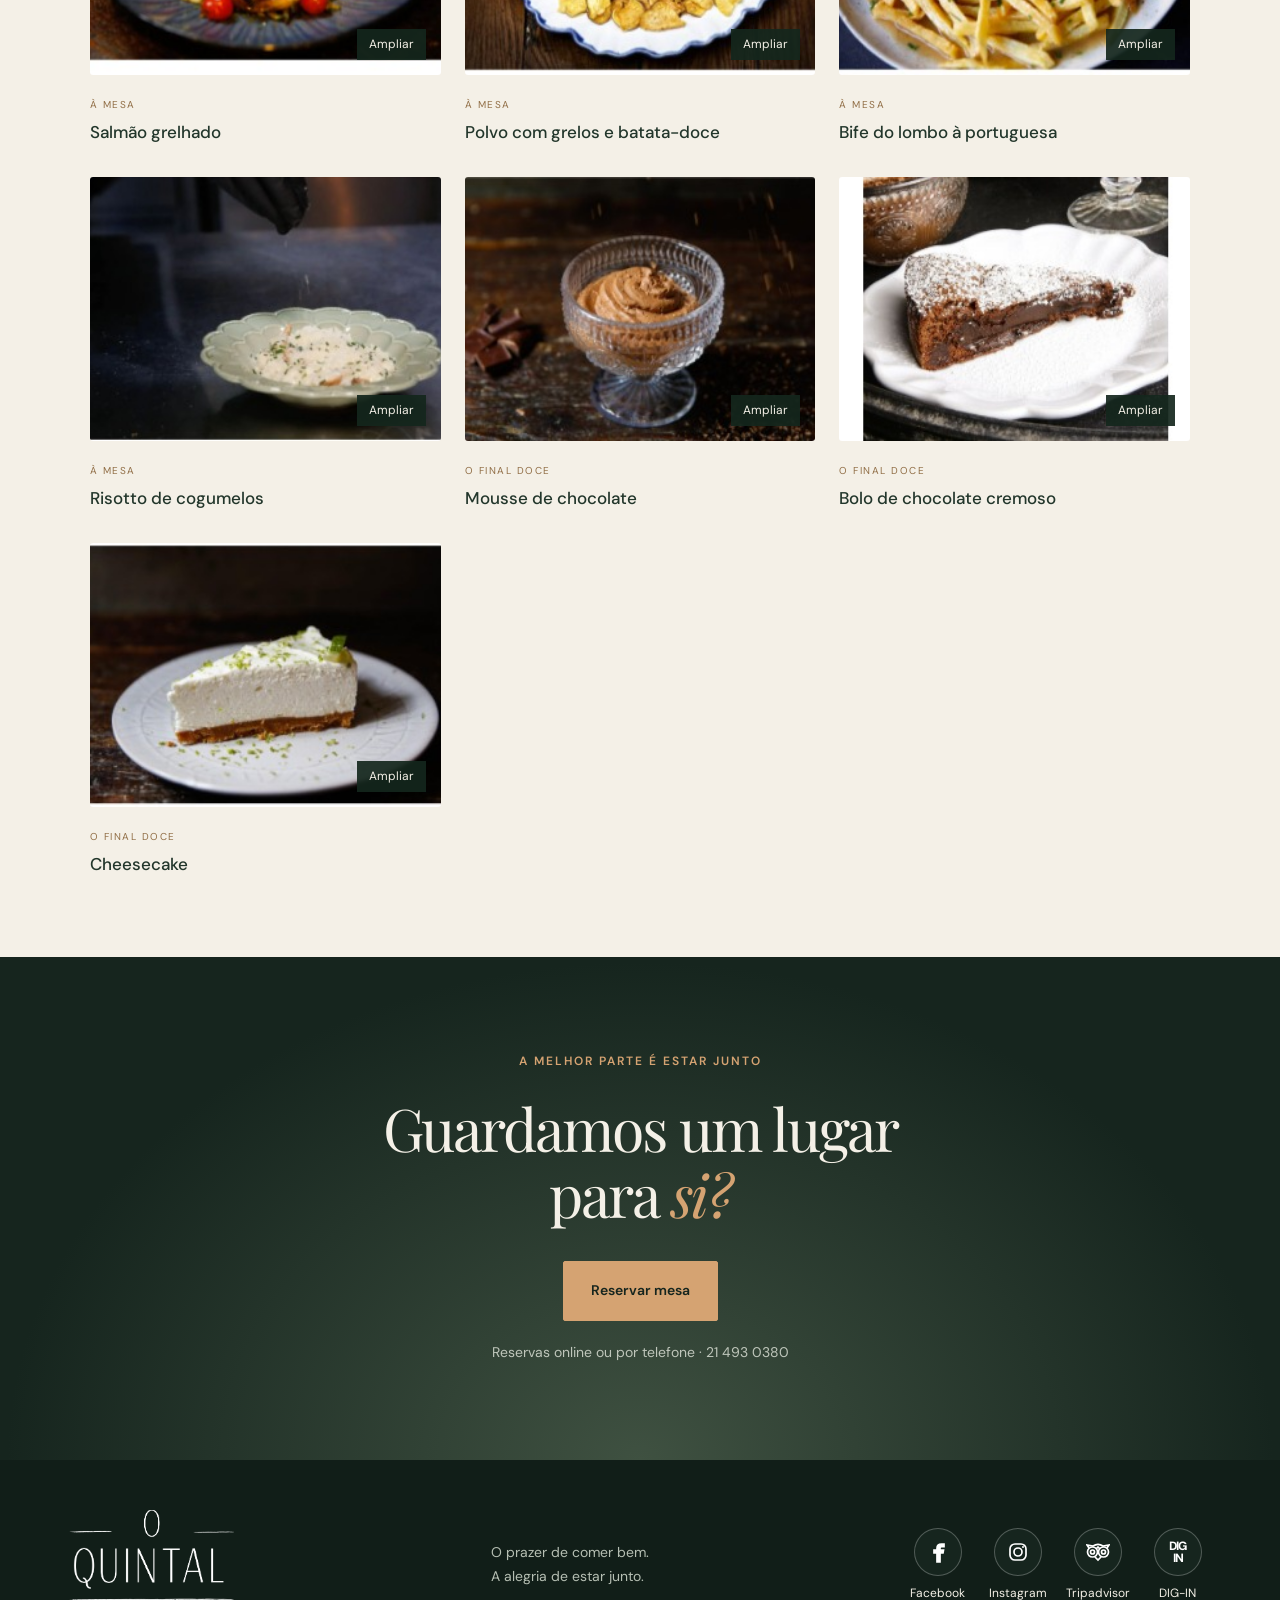
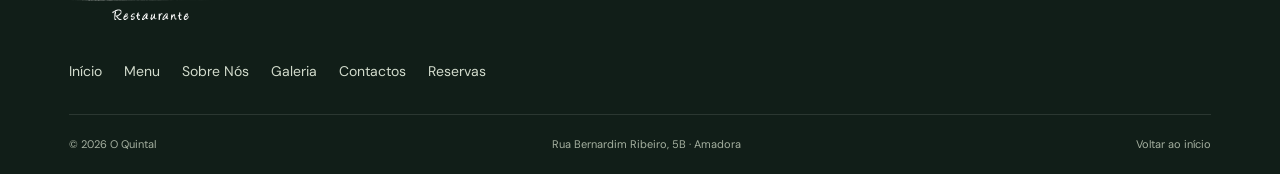
<file: galeria.html>
<!doctype html>
<html lang="pt-PT">
<head>
<meta charset="UTF-8"><meta name="viewport" content="width=device-width,initial-scale=1">
<title>Fotografias do restaurante e dos pratos | O Quintal</title>
<meta name="description" content="Explore fotografias do espaço, dos pratos e das sobremesas do restaurante O Quintal, na Amadora. Conheça o ambiente antes da sua visita.">
<meta name="theme-color" content="#16251e">
<link rel="icon" type="image/svg+xml" href="data:image/svg+xml,%3Csvg xmlns='http://www.w3.org/2000/svg' viewBox='0 0 64 64'%3E%3Crect width='64' height='64' rx='14' fill='%2316251e'/%3E%3Ctext x='32' y='46' text-anchor='middle' font-size='47' font-family='Georgia' fill='%23e4c49e'%3EQ%3C/text%3E%3C/svg%3E">
<link rel="stylesheet" href="style.css"><link rel="stylesheet" href="pages.css?v=social-1">

<link rel="canonical" href="https://vndesignwork-creator.github.io/o-quintal/galeria.html">
<meta name="robots" content="index,follow,max-image-preview:large">
<link rel="sitemap" type="application/xml" href="https://vndesignwork-creator.github.io/o-quintal/sitemap.xml">
<meta property="og:type" content="website">
<meta property="og:locale" content="pt_PT">
<meta property="og:site_name" content="O Quintal">
<meta property="og:title" content="Fotografias do restaurante e dos pratos | O Quintal">
<meta property="og:description" content="Explore fotografias do espaço, dos pratos e das sobremesas do restaurante O Quintal, na Amadora. Conheça o ambiente antes da sua visita.">
<meta property="og:url" content="https://vndesignwork-creator.github.io/o-quintal/galeria.html">
<meta property="og:image" content="https://vndesignwork-creator.github.io/o-quintal/assets/hero.jpg">
<meta property="og:image:alt" content="Sabores e ambiente do restaurante O Quintal, na Amadora">
<meta name="twitter:card" content="summary_large_image">
<meta name="twitter:title" content="Fotografias do restaurante e dos pratos | O Quintal">
<meta name="twitter:description" content="Explore fotografias do espaço, dos pratos e das sobremesas do restaurante O Quintal, na Amadora. Conheça o ambiente antes da sua visita.">
<meta name="twitter:image" content="https://vndesignwork-creator.github.io/o-quintal/assets/hero.jpg">
<script type="application/ld+json">{"@context":"https://schema.org","@graph":[{"@type":"Restaurant","@id":"https://vndesignwork-creator.github.io/o-quintal/#restaurante","name":"O Quintal","url":"https://vndesignwork-creator.github.io/o-quintal/","description":"Restaurante de cozinha portuguesa e petiscos na Amadora.","image":["https://vndesignwork-creator.github.io/o-quintal/assets/hero.jpg","https://vndesignwork-creator.github.io/o-quintal/assets/casa.jpg"],"logo":"https://vndesignwork-creator.github.io/o-quintal/assets/logo-o-quintal.png","telephone":"+351214930380","address":{"@type":"PostalAddress","streetAddress":"Rua Bernardim Ribeiro, 5B","addressLocality":"Amadora","postalCode":"2700-111","addressCountry":"PT"},"servesCuisine":["Portuguesa"],"hasMenu":"https://vndesignwork-creator.github.io/o-quintal/menu.html","acceptsReservations":"https://www.zomatobook.com/widget/makereservation03.aspx?id=WQ58ORN2O","openingHoursSpecification":[{"@type":"OpeningHoursSpecification","dayOfWeek":["Tuesday","Wednesday","Thursday","Friday","Saturday","Sunday"],"opens":"12:00","closes":"15:00"},{"@type":"OpeningHoursSpecification","dayOfWeek":["Tuesday","Wednesday","Thursday","Friday","Saturday"],"opens":"19:00","closes":"22:00"}],"sameAs":["https://www.facebook.com/oquintalrest/","https://www.instagram.com/oquintalrestaurante_/","https://www.tripadvisor.pt/Restaurant_Review-g1132025-d11916963-Reviews-O_Quintal-Amadora_Lisbon_District_Central_Portugal.html","https://www.dig-in.pt/r/18425560/o-quintal-venteira"]},{"@type":"WebSite","@id":"https://vndesignwork-creator.github.io/o-quintal/#website","url":"https://vndesignwork-creator.github.io/o-quintal/","name":"O Quintal","inLanguage":"pt-PT","publisher":{"@id":"https://vndesignwork-creator.github.io/o-quintal/#restaurante"}},{"@type":"WebPage","@id":"https://vndesignwork-creator.github.io/o-quintal/galeria.html#pagina","url":"https://vndesignwork-creator.github.io/o-quintal/galeria.html","name":"Fotografias do restaurante e dos pratos | O Quintal","description":"Explore fotografias do espaço, dos pratos e das sobremesas do restaurante O Quintal, na Amadora. Conheça o ambiente antes da sua visita.","inLanguage":"pt-PT","isPartOf":{"@id":"https://vndesignwork-creator.github.io/o-quintal/#website"},"about":{"@id":"https://vndesignwork-creator.github.io/o-quintal/#restaurante"},"breadcrumb":{"@id":"https://vndesignwork-creator.github.io/o-quintal/galeria.html#breadcrumb"}},{"@type":"BreadcrumbList","@id":"https://vndesignwork-creator.github.io/o-quintal/galeria.html#breadcrumb","itemListElement":[{"@type":"ListItem","position":1,"name":"Início","item":"https://vndesignwork-creator.github.io/o-quintal/"},{"@type":"ListItem","position":2,"name":"Fotografias do restaurante e dos pratos","item":"https://vndesignwork-creator.github.io/o-quintal/galeria.html"}]}]}</script>
</head>
<body class="inner-page"><a class="skip" href="#main">Saltar para o conteúdo</a><header class="header"><a class="brand brand-logo" href="index.html" aria-label="O Quintal, início"><img src="assets/logo-o-quintal.png" alt="O Quintal Restaurante" width="2132" height="2134"></a><button class="menu-toggle" aria-expanded="false" aria-controls="navigation">Menu <span aria-hidden="true">☰</span></button><nav id="navigation" aria-label="Navegação principal"><a href="index.html">Início</a><a href="menu.html">Menu</a><a href="sobre-nos.html">Sobre Nós</a><a href="galeria.html" aria-current="page">Galeria</a><a href="contactos.html">Contactos</a><a class="button small" href="reservas.html">Reservar mesa</a></nav></header><main id="main"><section class="page-intro"><p class="eyebrow">O QUINTAL / GALERIA</p><h1>Um olhar.<br>Muitos <em>sabores.</em></h1><p class="page-lead">Entre na nossa casa e descubra alguns dos pratos que dão vida à mesa do Quintal.</p></section><section class="section gallery-section"><div class="gallery-filters" role="group" aria-label="Filtrar fotografias"><button type="button" data-gallery-filter="Tudo" aria-pressed="true">Tudo</button><button type="button" data-gallery-filter="A casa" aria-pressed="false">A casa</button><button type="button" data-gallery-filter="À mesa" aria-pressed="false">À mesa</button><button type="button" data-gallery-filter="O final doce" aria-pressed="false">O final doce</button></div><div class="gallery-grid"><figure class="gallery-item" data-category="A casa"><a href="assets/casa.jpg" data-lightbox aria-label="Ampliar: A nossa sala"><img src="assets/casa.jpg" alt="A nossa sala" loading="lazy"><span class="zoom-label">Ampliar</span></a><figcaption><small>A CASA</small><h2>A nossa sala</h2></figcaption></figure><figure class="gallery-item" data-category="À mesa"><a href="assets/hero.jpg" data-lightbox aria-label="Ampliar: Sabores para partilhar"><img src="assets/hero.jpg" alt="Sabores para partilhar" loading="lazy"><span class="zoom-label">Ampliar</span></a><figcaption><small>À MESA</small><h2>Sabores para partilhar</h2></figcaption></figure><figure class="gallery-item" data-category="À mesa"><a href="assets/alheira.jpg" data-lightbox aria-label="Ampliar: Estaladiços de alheira"><img src="assets/alheira.jpg" alt="Estaladiços de alheira" loading="lazy"><span class="zoom-label">Ampliar</span></a><figcaption><small>À MESA</small><h2>Estaladiços de alheira</h2></figcaption></figure><figure class="gallery-item" data-category="À mesa"><a href="assets/ovos-rotos.jpg" data-lightbox aria-label="Ampliar: Ovos rotos"><img src="assets/ovos-rotos.jpg" alt="Ovos rotos" loading="lazy"><span class="zoom-label">Ampliar</span></a><figcaption><small>À MESA</small><h2>Ovos rotos</h2></figcaption></figure><figure class="gallery-item" data-category="À mesa"><a href="assets/bruschetta.jpg" data-lightbox aria-label="Ampliar: Bruschetta com tomate e parmesão"><img src="assets/bruschetta.jpg" alt="Bruschetta com tomate e parmesão" loading="lazy"><span class="zoom-label">Ampliar</span></a><figcaption><small>À MESA</small><h2>Bruschetta com tomate e parmesão</h2></figcaption></figure><figure class="gallery-item" data-category="À mesa"><a href="assets/salmao.jpg" data-lightbox aria-label="Ampliar: Salmão grelhado"><img src="assets/salmao.jpg" alt="Salmão grelhado" loading="lazy"><span class="zoom-label">Ampliar</span></a><figcaption><small>À MESA</small><h2>Salmão grelhado</h2></figcaption></figure><figure class="gallery-item" data-category="À mesa"><a href="assets/polvo.jpg" data-lightbox aria-label="Ampliar: Polvo com grelos e batata-doce"><img src="assets/polvo.jpg" alt="Polvo com grelos e batata-doce" loading="lazy"><span class="zoom-label">Ampliar</span></a><figcaption><small>À MESA</small><h2>Polvo com grelos e batata-doce</h2></figcaption></figure><figure class="gallery-item" data-category="À mesa"><a href="assets/bife.jpg" data-lightbox aria-label="Ampliar: Bife do lombo à portuguesa"><img src="assets/bife.jpg" alt="Bife do lombo à portuguesa" loading="lazy"><span class="zoom-label">Ampliar</span></a><figcaption><small>À MESA</small><h2>Bife do lombo à portuguesa</h2></figcaption></figure><figure class="gallery-item" data-category="À mesa"><a href="assets/risotto-cogumelos.jpg" data-lightbox aria-label="Ampliar: Risotto de cogumelos"><img src="assets/risotto-cogumelos.jpg" alt="Risotto de cogumelos" loading="lazy"><span class="zoom-label">Ampliar</span></a><figcaption><small>À MESA</small><h2>Risotto de cogumelos</h2></figcaption></figure><figure class="gallery-item" data-category="O final doce"><a href="assets/mousse-chocolate.jpg" data-lightbox aria-label="Ampliar: Mousse de chocolate"><img src="assets/mousse-chocolate.jpg" alt="Mousse de chocolate" loading="lazy"><span class="zoom-label">Ampliar</span></a><figcaption><small>O FINAL DOCE</small><h2>Mousse de chocolate</h2></figcaption></figure><figure class="gallery-item" data-category="O final doce"><a href="assets/bolo.jpg" data-lightbox aria-label="Ampliar: Bolo de chocolate cremoso"><img src="assets/bolo.jpg" alt="Bolo de chocolate cremoso" loading="lazy"><span class="zoom-label">Ampliar</span></a><figcaption><small>O FINAL DOCE</small><h2>Bolo de chocolate cremoso</h2></figcaption></figure><figure class="gallery-item" data-category="O final doce"><a href="assets/cheesecake.jpg" data-lightbox aria-label="Ampliar: Cheesecake"><img src="assets/cheesecake.jpg" alt="Cheesecake" loading="lazy"><span class="zoom-label">Ampliar</span></a><figcaption><small>O FINAL DOCE</small><h2>Cheesecake</h2></figcaption></figure></div></section><dialog class="lightbox" id="lightbox"><button class="dialog-close" aria-label="Fechar fotografia">×</button><img id="lightbox-image" alt=""><p id="lightbox-caption"></p></dialog><section class="invitation"><p class="eyebrow">A MELHOR PARTE É ESTAR JUNTO</p><h2>Guardamos um lugar<br>para <em>si?</em></h2><a href="reservas.html" class="button">Reservar mesa</a><span>Reservas online ou por telefone · 21 493 0380</span></section></main><footer><div class="footer-top"><a href="index.html" class="brand brand-logo"><img src="assets/logo-o-quintal.png" alt="O Quintal Restaurante" width="2132" height="2134"></a><p>O prazer de comer bem.<br>A alegria de estar junto.</p><nav class="social-links" aria-label="Redes e plataformas do Quintal"><a href="https://www.facebook.com/oquintalrest/" target="_blank" rel="noopener noreferrer" aria-label="O Quintal no Facebook (abre numa nova janela)"><span class="social-icon" aria-hidden="true"><img src="assets/social-facebook.svg" width="24" height="24" alt=""></span><span>Facebook</span></a><a href="https://www.instagram.com/oquintalrestaurante_/" target="_blank" rel="noopener noreferrer" aria-label="O Quintal no Instagram (abre numa nova janela)"><span class="social-icon" aria-hidden="true"><img src="assets/social-instagram.svg" width="24" height="24" alt=""></span><span>Instagram</span></a><a href="https://www.tripadvisor.pt/Restaurant_Review-g1132025-d11916963-Reviews-O_Quintal-Amadora_Lisbon_District_Central_Portugal.html" target="_blank" rel="noopener noreferrer" aria-label="O Quintal no Tripadvisor (abre numa nova janela)"><span class="social-icon" aria-hidden="true"><img src="assets/social-tripadvisor.svg" width="24" height="24" alt=""></span><span>Tripadvisor</span></a><a href="https://www.dig-in.pt/r/18425560/o-quintal-venteira" target="_blank" rel="noopener noreferrer" aria-label="O Quintal no DIG-IN (abre numa nova janela)"><span class="social-icon" aria-hidden="true"><b class="digin-mark">DIG<br>IN</b></span><span>DIG-IN</span></a></nav></div><nav class="footer-nav" aria-label="Navegação de rodapé"><a href="index.html">Início</a><a href="menu.html">Menu</a><a href="sobre-nos.html">Sobre Nós</a><a href="galeria.html">Galeria</a><a href="contactos.html">Contactos</a><a href="reservas.html">Reservas</a></nav><div class="footer-bottom"><span>© <span id="year">2026</span> O Quintal</span><span>Rua Bernardim Ribeiro, 5B · Amadora</span><a href="#main">Voltar ao início</a></div></footer><script src="shared.js?v=scroll-motion-2"></script></body></html>
</file>
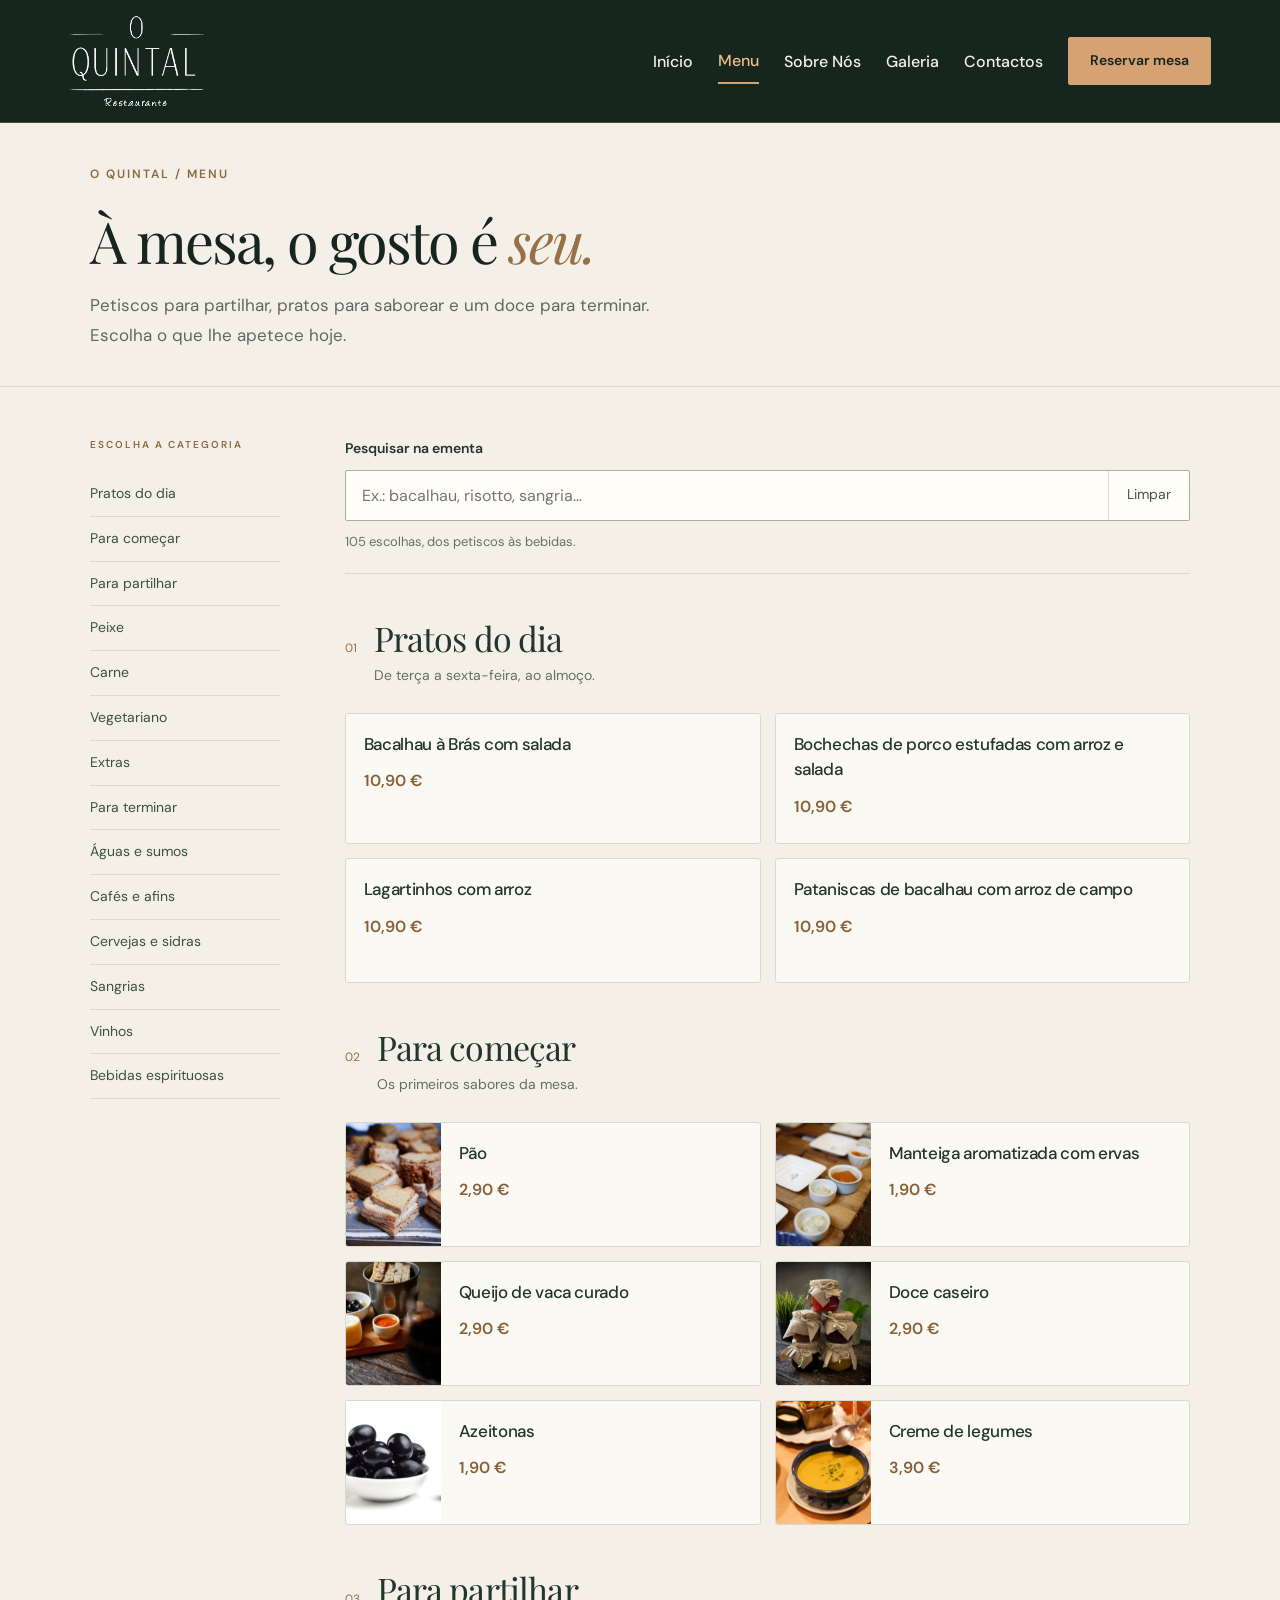
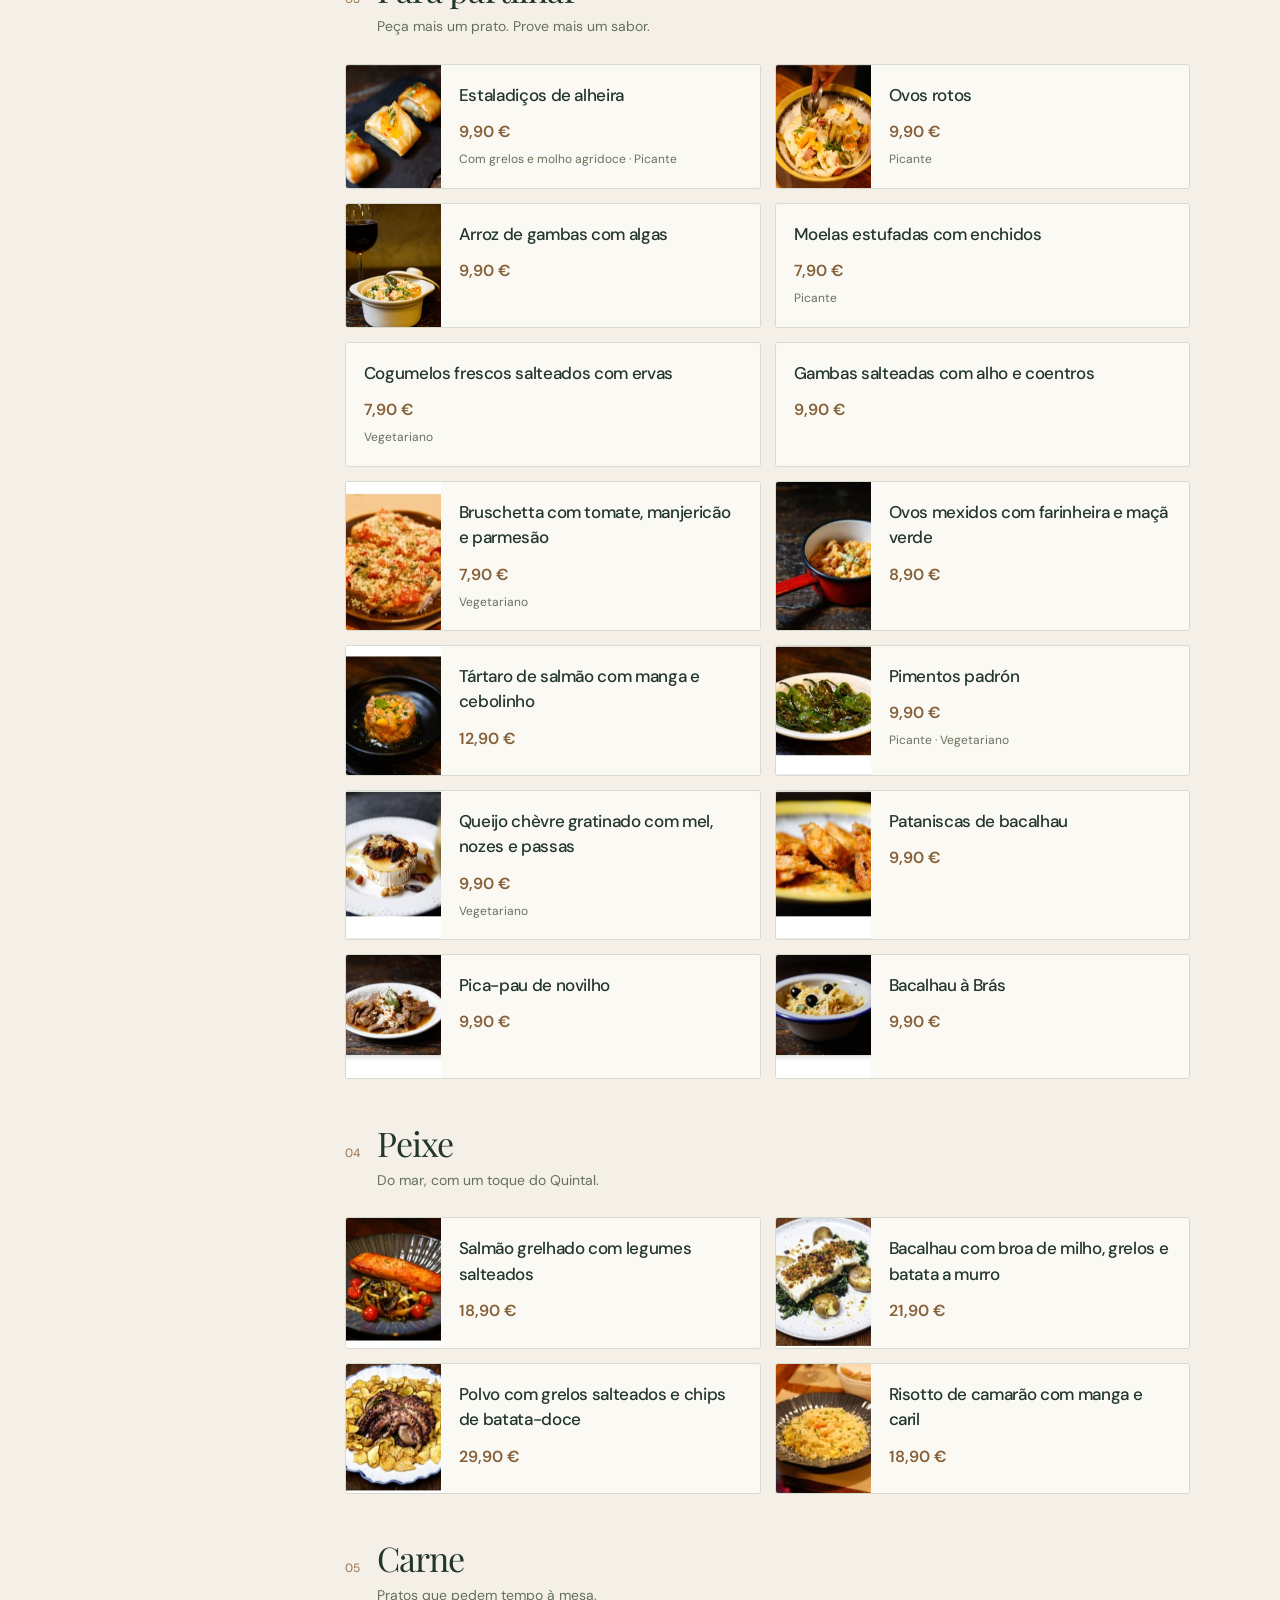
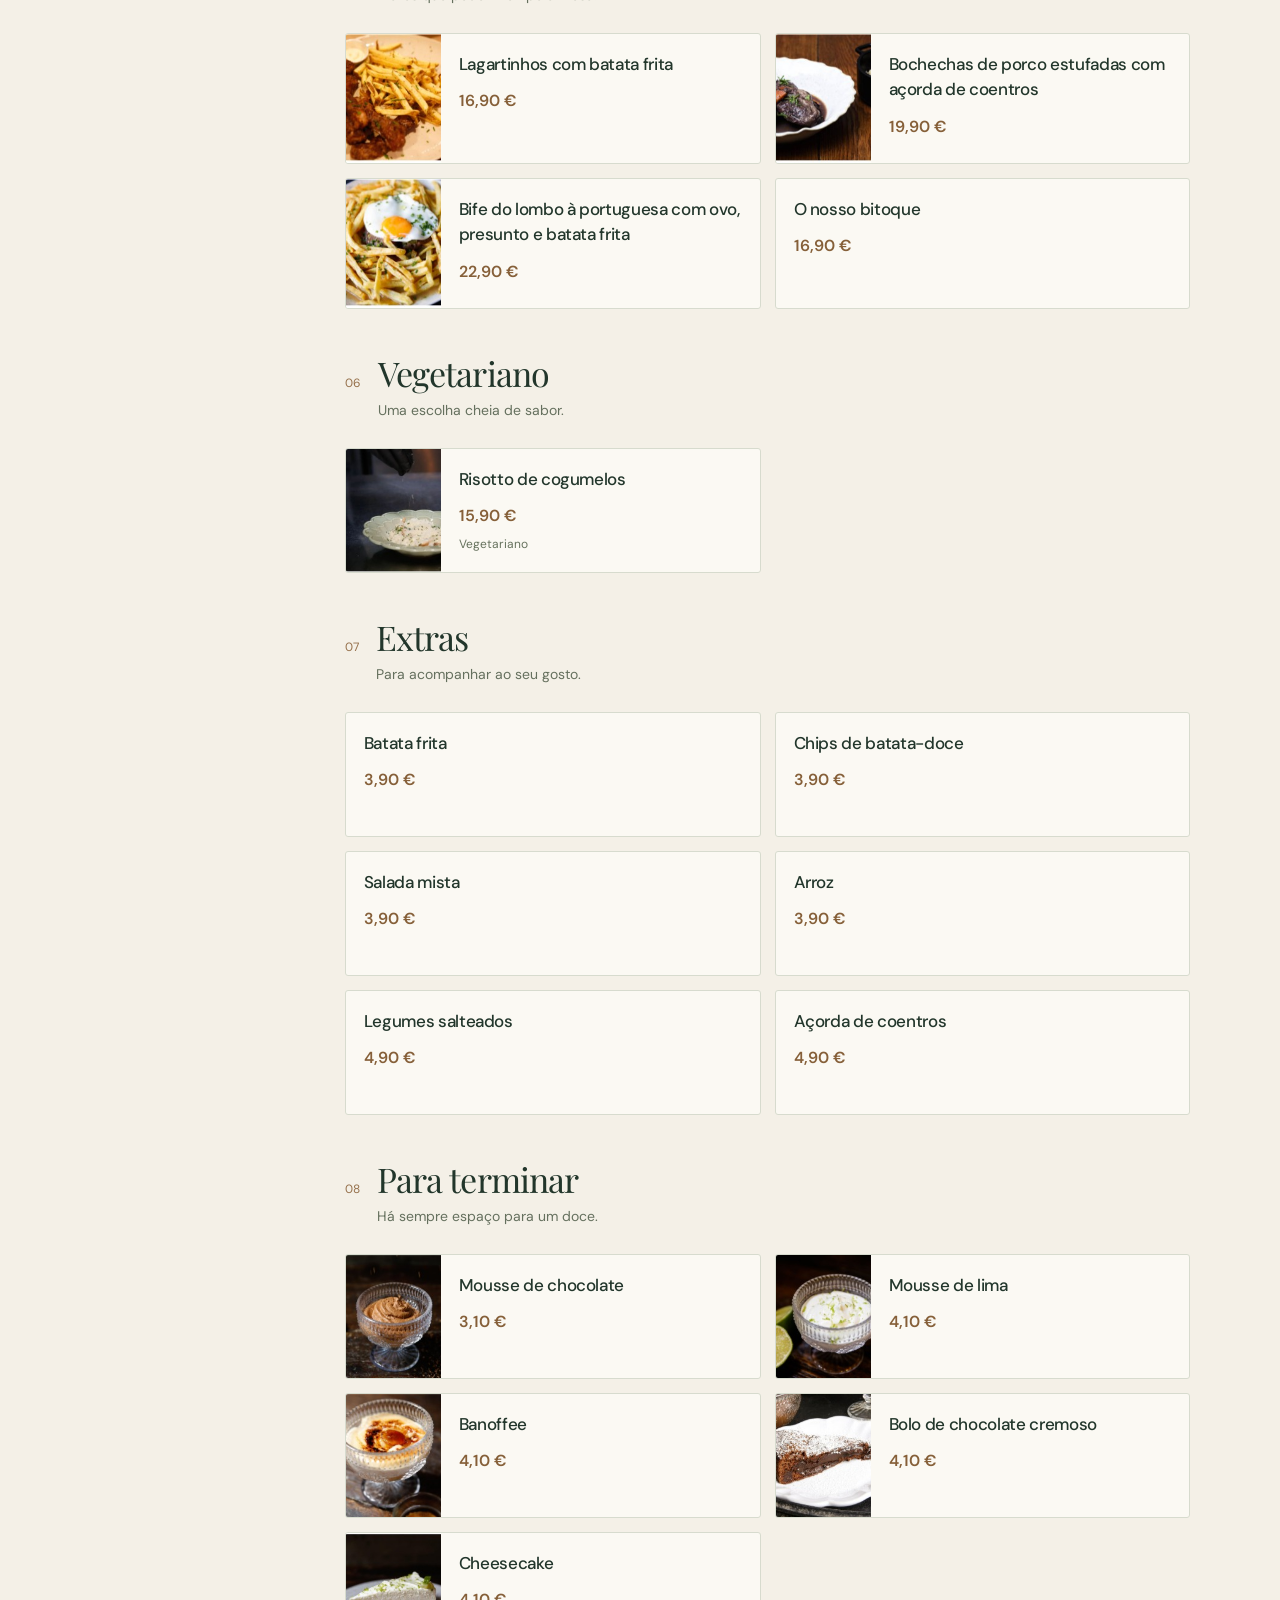
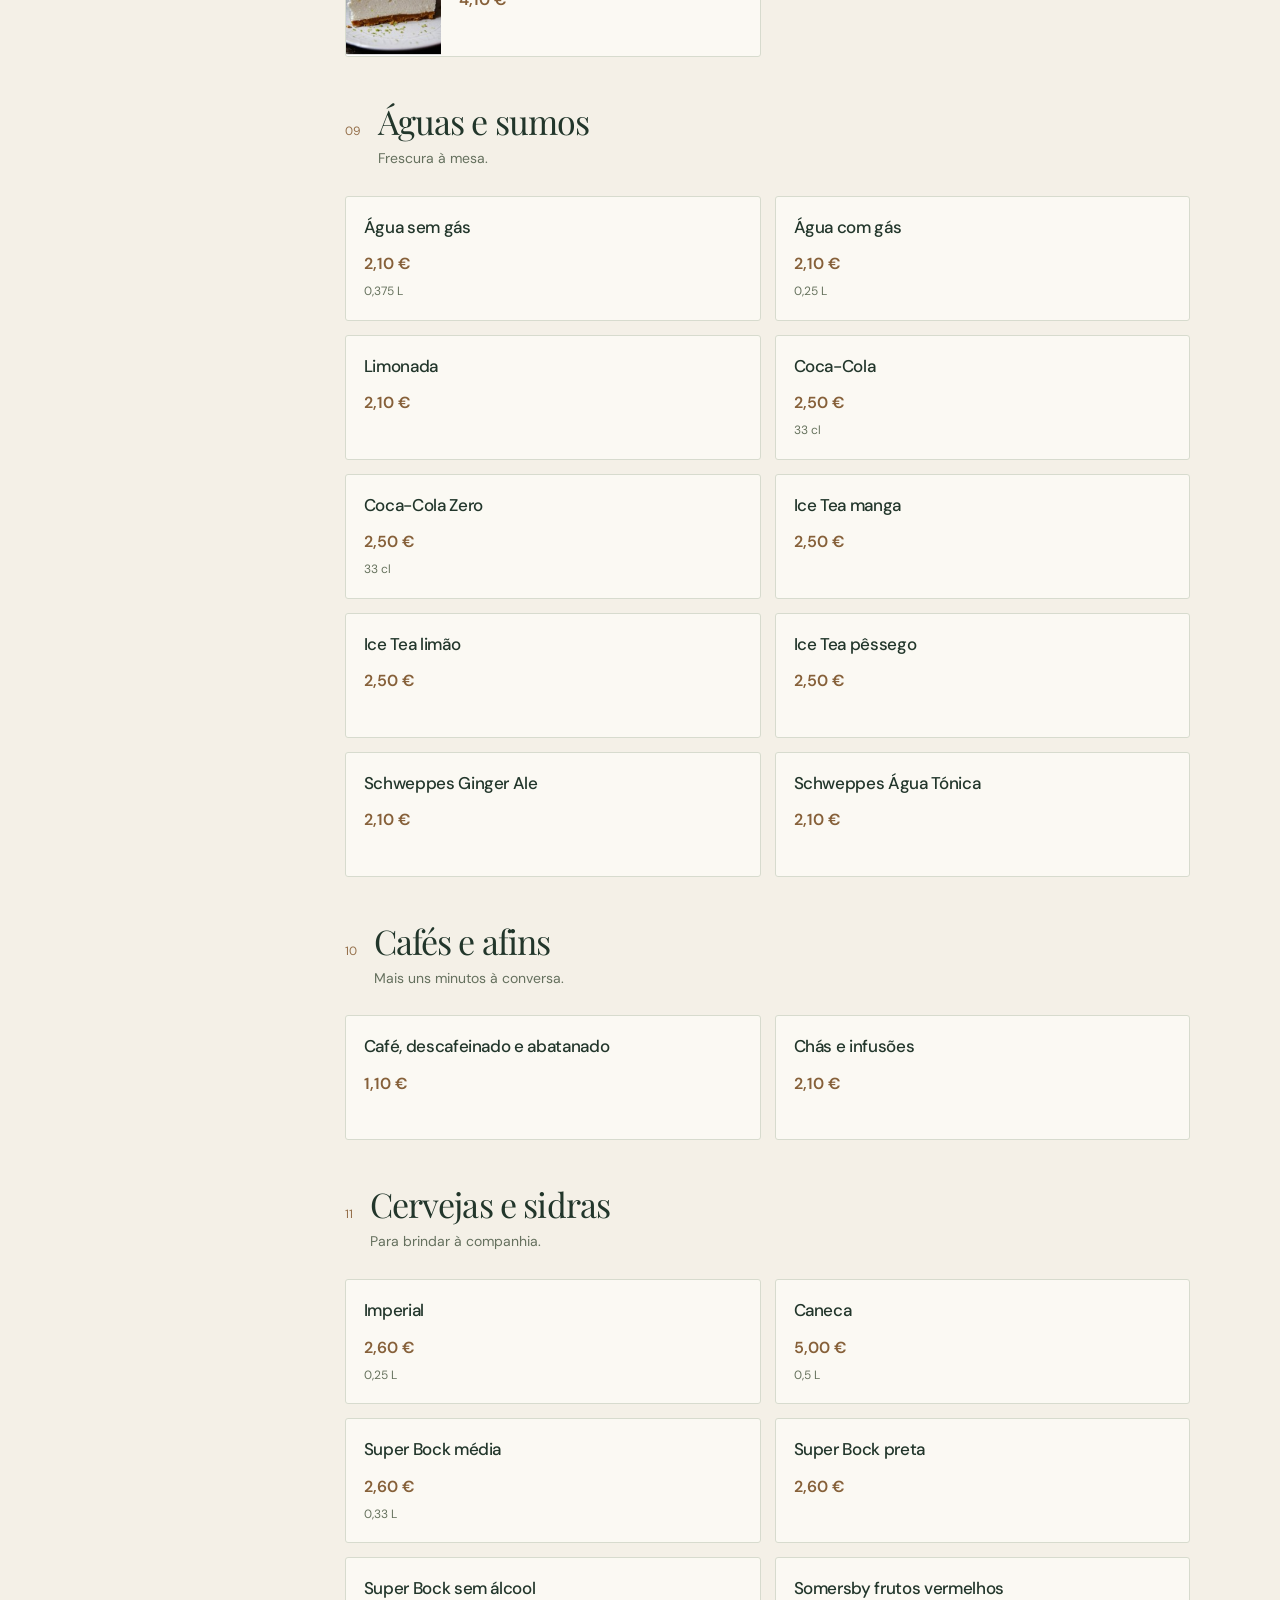
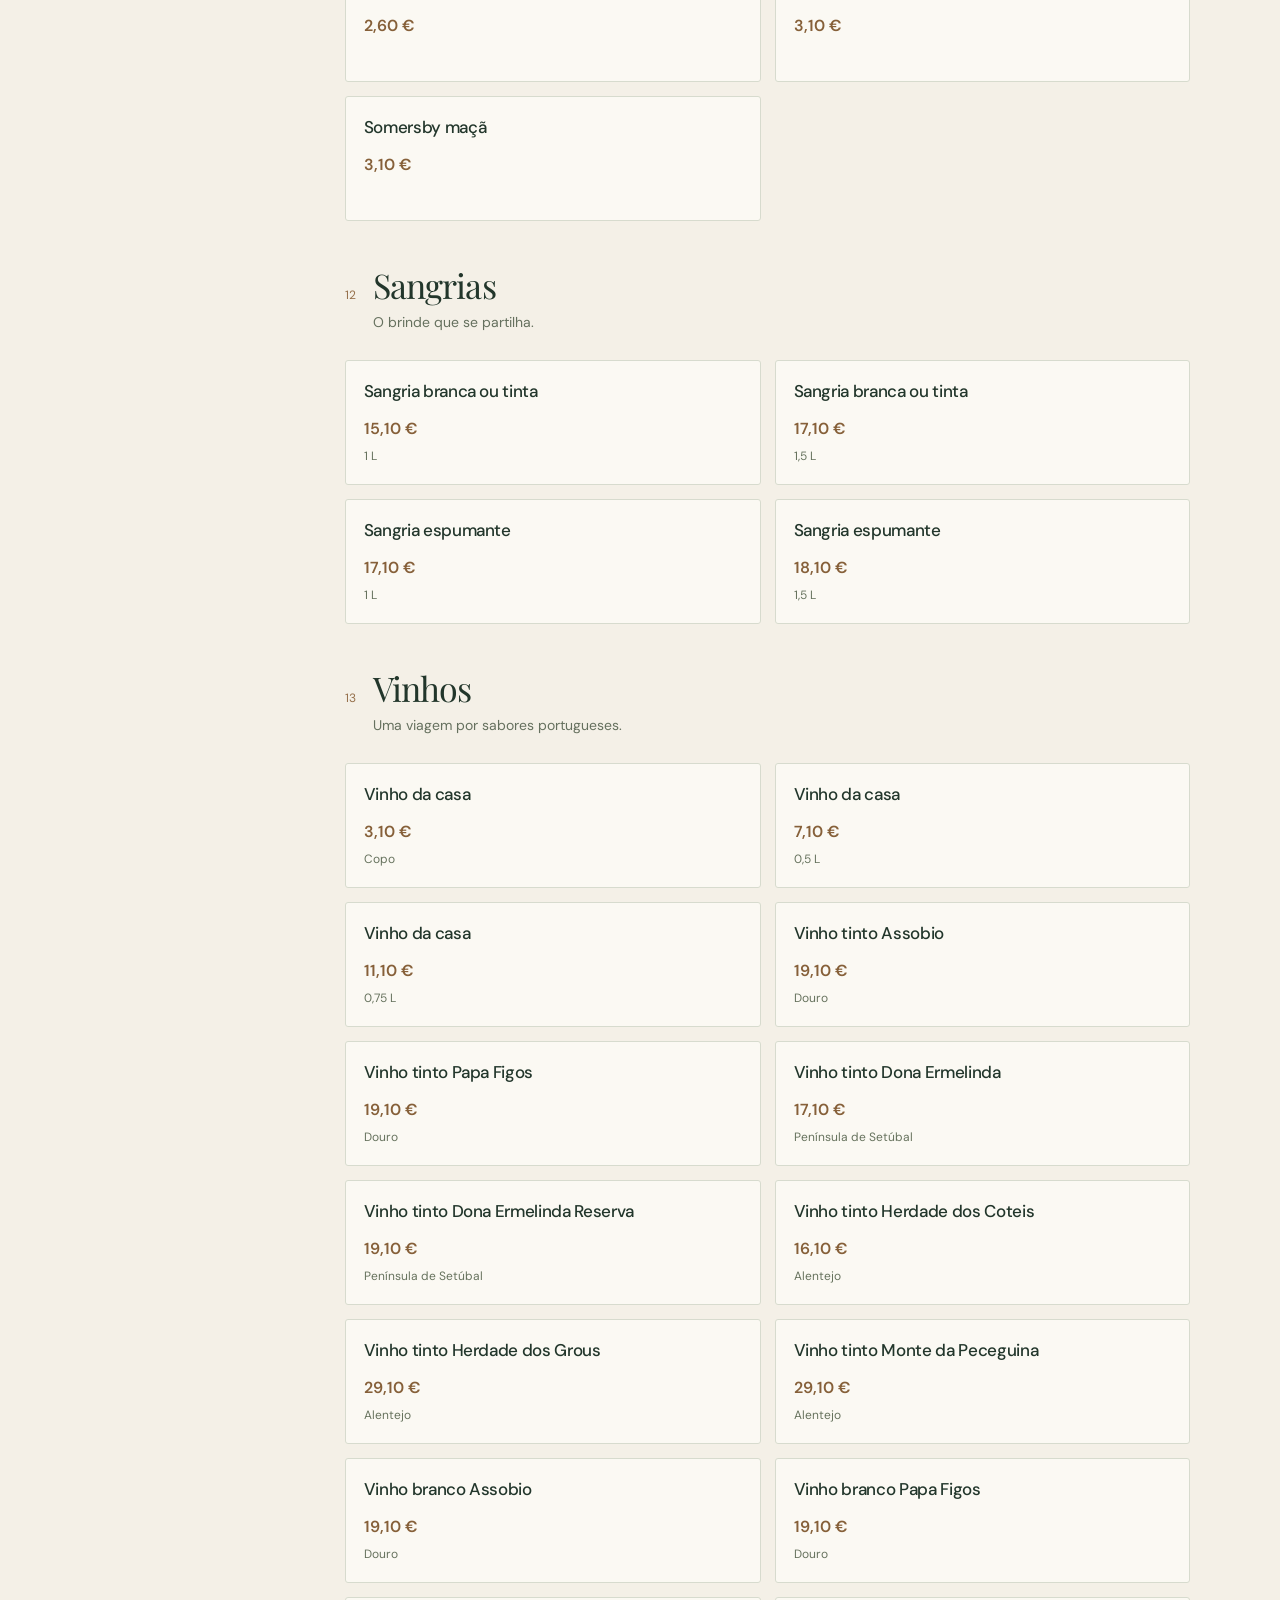
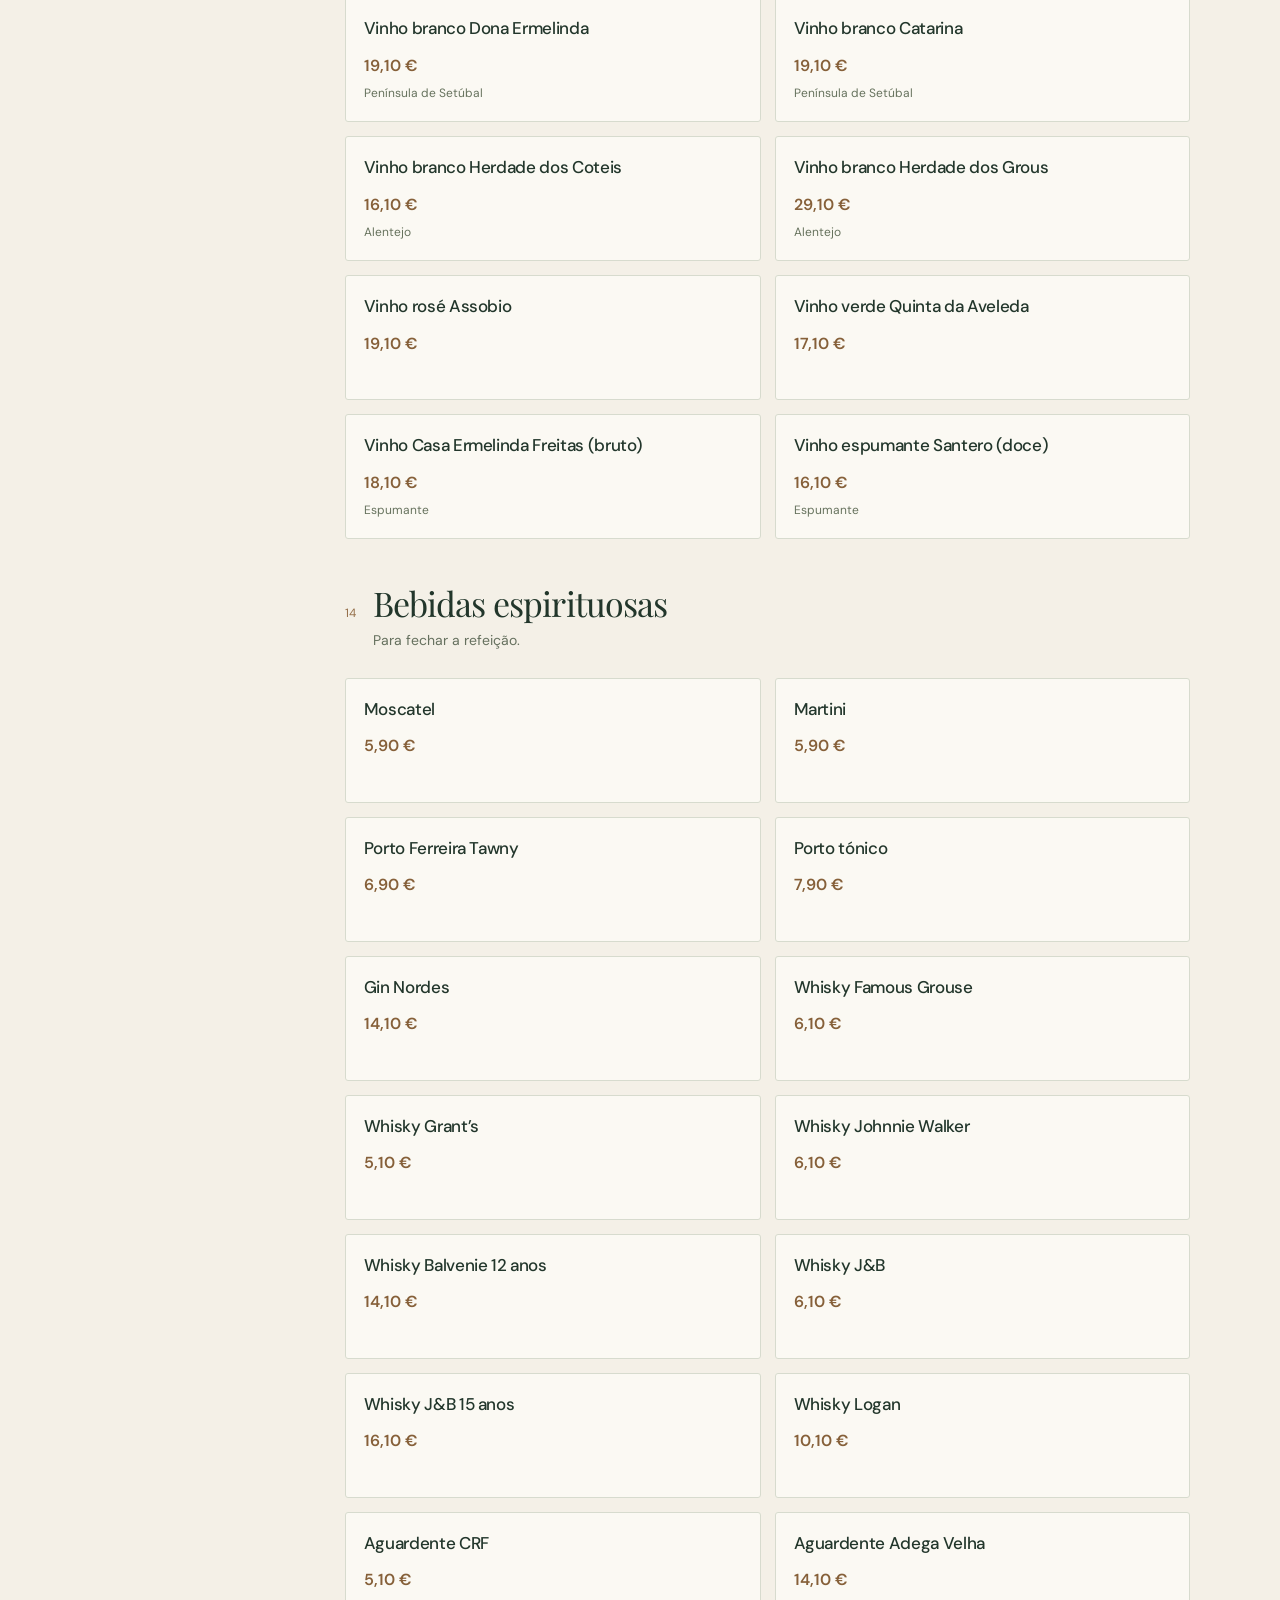
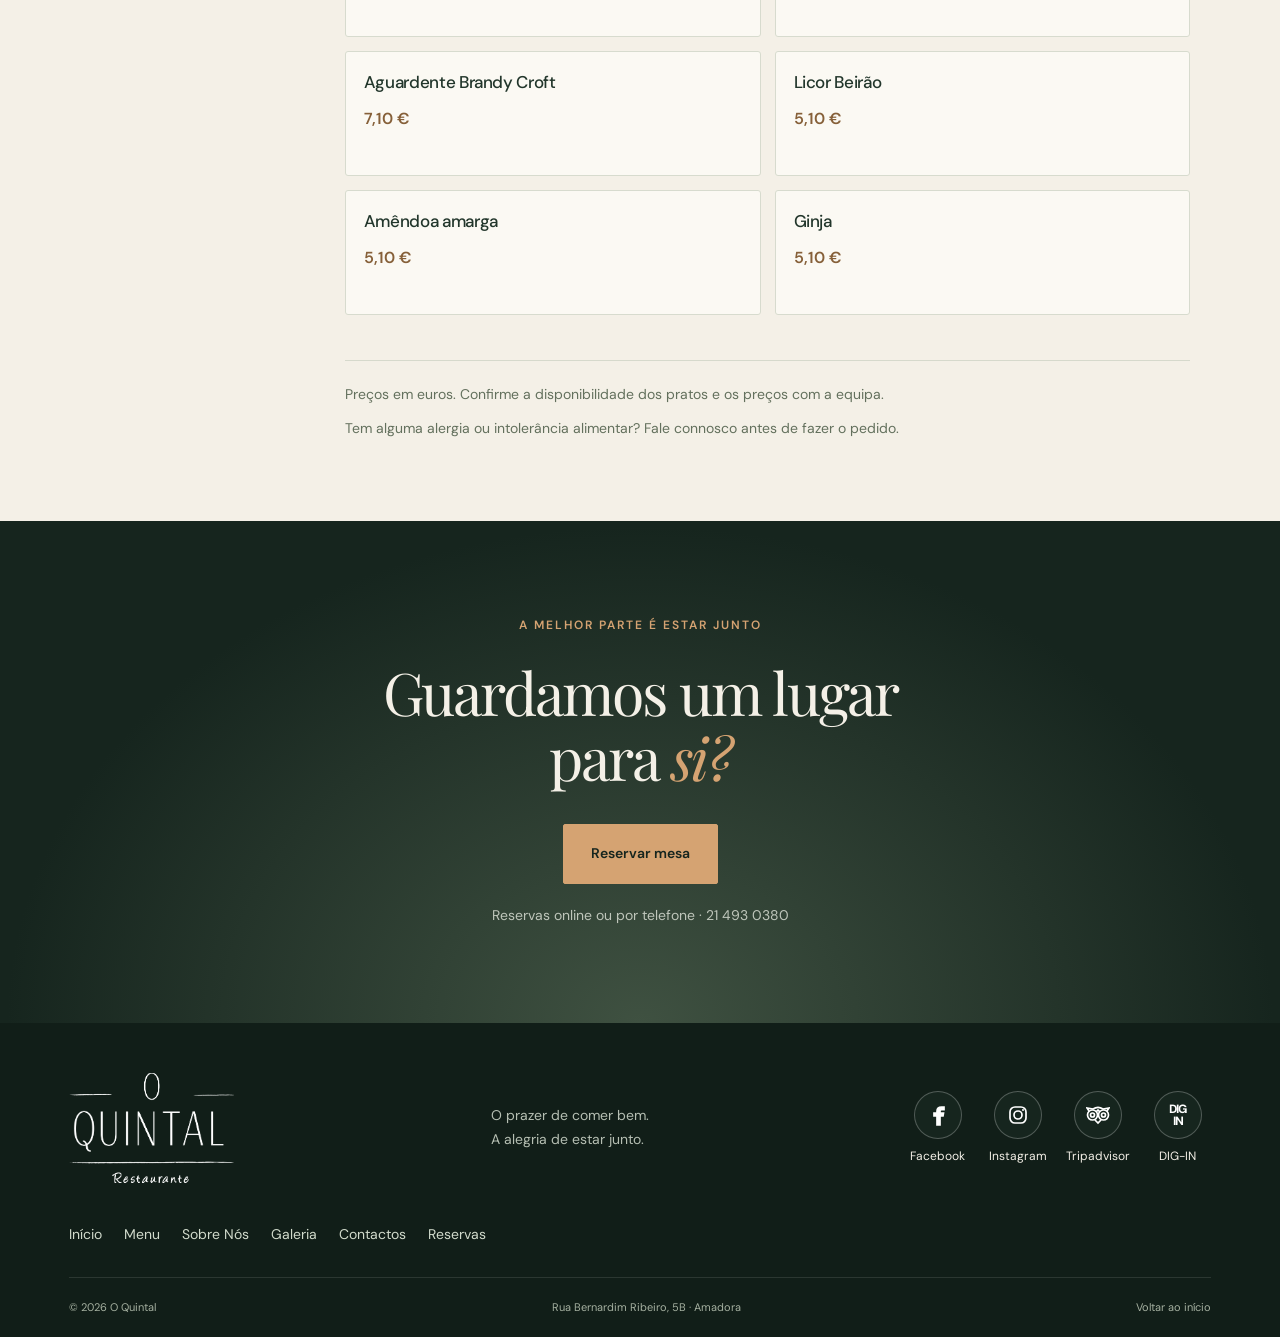
<file: menu.html>
<!doctype html>
<html lang="pt-PT">
<head>
<meta charset="UTF-8"><meta name="viewport" content="width=device-width,initial-scale=1">
<title>Ementa e preços | O Quintal, Amadora</title>
<meta name="description" content="Consulte a ementa do Quintal na Amadora: petiscos para partilhar, peixe, carne, opções vegetarianas, sobremesas e bebidas. Confirme preços com o restaurante.">
<meta name="theme-color" content="#16251e">
<link rel="icon" type="image/svg+xml" href="data:image/svg+xml,%3Csvg xmlns='http://www.w3.org/2000/svg' viewBox='0 0 64 64'%3E%3Crect width='64' height='64' rx='14' fill='%2316251e'/%3E%3Ctext x='32' y='46' text-anchor='middle' font-size='47' font-family='Georgia' fill='%23e4c49e'%3EQ%3C/text%3E%3C/svg%3E">
<link rel="stylesheet" href="style.css"><link rel="stylesheet" href="pages.css?v=social-1">

<link rel="canonical" href="https://vndesignwork-creator.github.io/o-quintal/menu.html">
<meta name="robots" content="index,follow,max-image-preview:large">
<link rel="sitemap" type="application/xml" href="https://vndesignwork-creator.github.io/o-quintal/sitemap.xml">
<meta property="og:type" content="website">
<meta property="og:locale" content="pt_PT">
<meta property="og:site_name" content="O Quintal">
<meta property="og:title" content="Ementa e preços | O Quintal, Amadora">
<meta property="og:description" content="Consulte a ementa do Quintal na Amadora: petiscos para partilhar, peixe, carne, opções vegetarianas, sobremesas e bebidas. Confirme preços com o restaurante.">
<meta property="og:url" content="https://vndesignwork-creator.github.io/o-quintal/menu.html">
<meta property="og:image" content="https://vndesignwork-creator.github.io/o-quintal/assets/hero.jpg">
<meta property="og:image:alt" content="Sabores e ambiente do restaurante O Quintal, na Amadora">
<meta name="twitter:card" content="summary_large_image">
<meta name="twitter:title" content="Ementa e preços | O Quintal, Amadora">
<meta name="twitter:description" content="Consulte a ementa do Quintal na Amadora: petiscos para partilhar, peixe, carne, opções vegetarianas, sobremesas e bebidas. Confirme preços com o restaurante.">
<meta name="twitter:image" content="https://vndesignwork-creator.github.io/o-quintal/assets/hero.jpg">
<script type="application/ld+json">{"@context":"https://schema.org","@graph":[{"@type":"Restaurant","@id":"https://vndesignwork-creator.github.io/o-quintal/#restaurante","name":"O Quintal","url":"https://vndesignwork-creator.github.io/o-quintal/","description":"Restaurante de cozinha portuguesa e petiscos na Amadora.","image":["https://vndesignwork-creator.github.io/o-quintal/assets/hero.jpg","https://vndesignwork-creator.github.io/o-quintal/assets/casa.jpg"],"logo":"https://vndesignwork-creator.github.io/o-quintal/assets/logo-o-quintal.png","telephone":"+351214930380","address":{"@type":"PostalAddress","streetAddress":"Rua Bernardim Ribeiro, 5B","addressLocality":"Amadora","postalCode":"2700-111","addressCountry":"PT"},"servesCuisine":["Portuguesa"],"hasMenu":"https://vndesignwork-creator.github.io/o-quintal/menu.html","acceptsReservations":"https://www.zomatobook.com/widget/makereservation03.aspx?id=WQ58ORN2O","openingHoursSpecification":[{"@type":"OpeningHoursSpecification","dayOfWeek":["Tuesday","Wednesday","Thursday","Friday","Saturday","Sunday"],"opens":"12:00","closes":"15:00"},{"@type":"OpeningHoursSpecification","dayOfWeek":["Tuesday","Wednesday","Thursday","Friday","Saturday"],"opens":"19:00","closes":"22:00"}],"sameAs":["https://www.facebook.com/oquintalrest/","https://www.instagram.com/oquintalrestaurante_/","https://www.tripadvisor.pt/Restaurant_Review-g1132025-d11916963-Reviews-O_Quintal-Amadora_Lisbon_District_Central_Portugal.html","https://www.dig-in.pt/r/18425560/o-quintal-venteira"]},{"@type":"WebSite","@id":"https://vndesignwork-creator.github.io/o-quintal/#website","url":"https://vndesignwork-creator.github.io/o-quintal/","name":"O Quintal","inLanguage":"pt-PT","publisher":{"@id":"https://vndesignwork-creator.github.io/o-quintal/#restaurante"}},{"@type":"WebPage","@id":"https://vndesignwork-creator.github.io/o-quintal/menu.html#pagina","url":"https://vndesignwork-creator.github.io/o-quintal/menu.html","name":"Ementa e preços | O Quintal, Amadora","description":"Consulte a ementa do Quintal na Amadora: petiscos para partilhar, peixe, carne, opções vegetarianas, sobremesas e bebidas. Confirme preços com o restaurante.","inLanguage":"pt-PT","isPartOf":{"@id":"https://vndesignwork-creator.github.io/o-quintal/#website"},"about":{"@id":"https://vndesignwork-creator.github.io/o-quintal/#restaurante"},"breadcrumb":{"@id":"https://vndesignwork-creator.github.io/o-quintal/menu.html#breadcrumb"}},{"@type":"BreadcrumbList","@id":"https://vndesignwork-creator.github.io/o-quintal/menu.html#breadcrumb","itemListElement":[{"@type":"ListItem","position":1,"name":"Início","item":"https://vndesignwork-creator.github.io/o-quintal/"},{"@type":"ListItem","position":2,"name":"Ementa e preços","item":"https://vndesignwork-creator.github.io/o-quintal/menu.html"}]}]}</script>
</head>
<body class="inner-page"><a class="skip" href="#main">Saltar para o conteúdo</a><header class="header"><a class="brand brand-logo" href="index.html" aria-label="O Quintal, início"><img src="assets/logo-o-quintal.png" alt="O Quintal Restaurante" width="2132" height="2134"></a><button class="menu-toggle" aria-expanded="false" aria-controls="navigation">Menu <span aria-hidden="true">☰</span></button><nav id="navigation" aria-label="Navegação principal"><a href="index.html">Início</a><a href="menu.html" aria-current="page">Menu</a><a href="sobre-nos.html">Sobre Nós</a><a href="galeria.html">Galeria</a><a href="contactos.html">Contactos</a><a class="button small" href="reservas.html">Reservar mesa</a></nav></header><main id="main"><section class="page-intro"><p class="eyebrow">O QUINTAL / MENU</p><h1>À mesa, o gosto é <em>seu.</em></h1><p class="page-lead">Petiscos para partilhar, pratos para saborear e um doce para terminar. Escolha o que lhe apetece hoje.</p></section><div class="menu-layout"><nav class="menu-index" aria-label="Categorias da ementa"><p class="eyebrow">ESCOLHA A CATEGORIA</p><a href="#dia">Pratos do dia</a><a href="#comecar">Para começar</a><a href="#partilhar">Para partilhar</a><a href="#peixe">Peixe</a><a href="#carne">Carne</a><a href="#vegetariano">Vegetariano</a><a href="#extras">Extras</a><a href="#terminar">Para terminar</a><a href="#aguas">Águas e sumos</a><a href="#cafes">Cafés e afins</a><a href="#cervejas">Cervejas e sidras</a><a href="#sangrias">Sangrias</a><a href="#vinhos">Vinhos</a><a href="#espirituosas">Bebidas espirituosas</a></nav><div class="menu-content"><div class="menu-tools"><label for="menu-search">Pesquisar na ementa</label><div class="search-field"><input id="menu-search" type="search" placeholder="Ex.: bacalhau, risotto, sangria…"><button id="clear-search" type="button">Limpar</button></div><p class="menu-status" id="menu-status" role="status" aria-live="polite"></p></div><p id="no-results" class="empty-result" hidden>Não encontrámos esse sabor. Experimente outro nome ou limpe a pesquisa.</p><section class="menu-section" id="dia"><div class="menu-section-head"><span>01</span><div><h2>Pratos do dia</h2><p>De terça a sexta-feira, ao almoço.</p></div></div><div class="menu-cards"><article class="menu-card" data-menu-item><div class="dish-copy"><h3>Bacalhau à Brás com salada</h3><span class="dish-price">10,90 €</span><p></p></div></article><article class="menu-card" data-menu-item><div class="dish-copy"><h3>Bochechas de porco estufadas com arroz e salada</h3><span class="dish-price">10,90 €</span><p></p></div></article><article class="menu-card" data-menu-item><div class="dish-copy"><h3>Lagartinhos com arroz</h3><span class="dish-price">10,90 €</span><p></p></div></article><article class="menu-card" data-menu-item><div class="dish-copy"><h3>Pataniscas de bacalhau com arroz de campo</h3><span class="dish-price">10,90 €</span><p></p></div></article></div></section><section class="menu-section" id="comecar"><div class="menu-section-head"><span>02</span><div><h2>Para começar</h2><p>Os primeiros sabores da mesa.</p></div></div><div class="menu-cards"><article class="menu-card" data-menu-item><div class="dish-copy"><h3>Pão</h3><span class="dish-price">2,90 €</span><p></p></div><img src="assets/pao.jpg" alt="Pão" loading="lazy" width="300" height="200"></article><article class="menu-card" data-menu-item><div class="dish-copy"><h3>Manteiga aromatizada com ervas</h3><span class="dish-price">1,90 €</span><p></p></div><img src="assets/manteiga.jpg" alt="Manteiga aromatizada com ervas" loading="lazy" width="300" height="200"></article><article class="menu-card" data-menu-item><div class="dish-copy"><h3>Queijo de vaca curado</h3><span class="dish-price">2,90 €</span><p></p></div><img src="assets/queijo.jpg" alt="Queijo de vaca curado" loading="lazy" width="300" height="200"></article><article class="menu-card" data-menu-item><div class="dish-copy"><h3>Doce caseiro</h3><span class="dish-price">2,90 €</span><p></p></div><img src="assets/doce.jpg" alt="Doce caseiro" loading="lazy" width="300" height="200"></article><article class="menu-card" data-menu-item><div class="dish-copy"><h3>Azeitonas</h3><span class="dish-price">1,90 €</span><p></p></div><img src="assets/azeitonas.jpg" alt="Azeitonas" loading="lazy" width="300" height="200"></article><article class="menu-card" data-menu-item><div class="dish-copy"><h3>Creme de legumes</h3><span class="dish-price">3,90 €</span><p></p></div><img src="assets/sopa.jpg" alt="Creme de legumes" loading="lazy" width="300" height="200"></article></div></section><section class="menu-section" id="partilhar"><div class="menu-section-head"><span>03</span><div><h2>Para partilhar</h2><p>Peça mais um prato. Prove mais um sabor.</p></div></div><div class="menu-cards"><article class="menu-card" data-menu-item><div class="dish-copy"><h3>Estaladiços de alheira</h3><span class="dish-price">9,90 €</span><p>Com grelos e molho agridoce · Picante</p></div><img src="assets/alheira.jpg" alt="Estaladiços de alheira" loading="lazy" width="300" height="200"></article><article class="menu-card" data-menu-item><div class="dish-copy"><h3>Ovos rotos</h3><span class="dish-price">9,90 €</span><p>Picante</p></div><img src="assets/ovos-rotos.jpg" alt="Ovos rotos" loading="lazy" width="300" height="200"></article><article class="menu-card" data-menu-item><div class="dish-copy"><h3>Arroz de gambas com algas</h3><span class="dish-price">9,90 €</span><p></p></div><img src="assets/arroz-gambas.jpg" alt="Arroz de gambas com algas" loading="lazy" width="300" height="200"></article><article class="menu-card" data-menu-item><div class="dish-copy"><h3>Moelas estufadas com enchidos</h3><span class="dish-price">7,90 €</span><p>Picante</p></div></article><article class="menu-card" data-menu-item><div class="dish-copy"><h3>Cogumelos frescos salteados com ervas</h3><span class="dish-price">7,90 €</span><p>Vegetariano</p></div></article><article class="menu-card" data-menu-item><div class="dish-copy"><h3>Gambas salteadas com alho e coentros</h3><span class="dish-price">9,90 €</span><p></p></div></article><article class="menu-card" data-menu-item><div class="dish-copy"><h3>Bruschetta com tomate, manjericão e parmesão</h3><span class="dish-price">7,90 €</span><p>Vegetariano</p></div><img src="assets/bruschetta.jpg" alt="Bruschetta com tomate, manjericão e parmesão" loading="lazy" width="300" height="200"></article><article class="menu-card" data-menu-item><div class="dish-copy"><h3>Ovos mexidos com farinheira e maçã verde</h3><span class="dish-price">8,90 €</span><p></p></div><img src="assets/ovos-farinheira.jpg" alt="Ovos mexidos com farinheira e maçã verde" loading="lazy" width="300" height="200"></article><article class="menu-card" data-menu-item><div class="dish-copy"><h3>Tártaro de salmão com manga e cebolinho</h3><span class="dish-price">12,90 €</span><p></p></div><img src="assets/tartaro.jpg" alt="Tártaro de salmão com manga e cebolinho" loading="lazy" width="300" height="200"></article><article class="menu-card" data-menu-item><div class="dish-copy"><h3>Pimentos padrón</h3><span class="dish-price">9,90 €</span><p>Picante · Vegetariano</p></div><img src="assets/padron.jpg" alt="Pimentos padrón" loading="lazy" width="300" height="200"></article><article class="menu-card" data-menu-item><div class="dish-copy"><h3>Queijo chèvre gratinado com mel, nozes e passas</h3><span class="dish-price">9,90 €</span><p>Vegetariano</p></div><img src="assets/chevre.jpg" alt="Queijo chèvre gratinado com mel, nozes e passas" loading="lazy" width="300" height="200"></article><article class="menu-card" data-menu-item><div class="dish-copy"><h3>Pataniscas de bacalhau</h3><span class="dish-price">9,90 €</span><p></p></div><img src="assets/pataniscas.jpg" alt="Pataniscas de bacalhau" loading="lazy" width="300" height="200"></article><article class="menu-card" data-menu-item><div class="dish-copy"><h3>Pica-pau de novilho</h3><span class="dish-price">9,90 €</span><p></p></div><img src="assets/pica-pau.jpg" alt="Pica-pau de novilho" loading="lazy" width="300" height="200"></article><article class="menu-card" data-menu-item><div class="dish-copy"><h3>Bacalhau à Brás</h3><span class="dish-price">9,90 €</span><p></p></div><img src="assets/bacalhau-bras.jpg" alt="Bacalhau à Brás" loading="lazy" width="300" height="200"></article></div></section><section class="menu-section" id="peixe"><div class="menu-section-head"><span>04</span><div><h2>Peixe</h2><p>Do mar, com um toque do Quintal.</p></div></div><div class="menu-cards"><article class="menu-card" data-menu-item><div class="dish-copy"><h3>Salmão grelhado com legumes salteados</h3><span class="dish-price">18,90 €</span><p></p></div><img src="assets/salmao.jpg" alt="Salmão grelhado com legumes salteados" loading="lazy" width="300" height="200"></article><article class="menu-card" data-menu-item><div class="dish-copy"><h3>Bacalhau com broa de milho, grelos e batata a murro</h3><span class="dish-price">21,90 €</span><p></p></div><img src="assets/bacalhau-broa.jpg" alt="Bacalhau com broa de milho, grelos e batata a murro" loading="lazy" width="300" height="200"></article><article class="menu-card" data-menu-item><div class="dish-copy"><h3>Polvo com grelos salteados e chips de batata-doce</h3><span class="dish-price">29,90 €</span><p></p></div><img src="assets/polvo.jpg" alt="Polvo com grelos salteados e chips de batata-doce" loading="lazy" width="300" height="200"></article><article class="menu-card" data-menu-item><div class="dish-copy"><h3>Risotto de camarão com manga e caril</h3><span class="dish-price">18,90 €</span><p></p></div><img src="assets/risotto-camarao.jpg" alt="Risotto de camarão com manga e caril" loading="lazy" width="300" height="200"></article></div></section><section class="menu-section" id="carne"><div class="menu-section-head"><span>05</span><div><h2>Carne</h2><p>Pratos que pedem tempo à mesa.</p></div></div><div class="menu-cards"><article class="menu-card" data-menu-item><div class="dish-copy"><h3>Lagartinhos com batata frita</h3><span class="dish-price">16,90 €</span><p></p></div><img src="assets/lagartinhos.jpg" alt="Lagartinhos com batata frita" loading="lazy" width="300" height="200"></article><article class="menu-card" data-menu-item><div class="dish-copy"><h3>Bochechas de porco estufadas com açorda de coentros</h3><span class="dish-price">19,90 €</span><p></p></div><img src="assets/bochechas.jpg" alt="Bochechas de porco estufadas com açorda de coentros" loading="lazy" width="300" height="200"></article><article class="menu-card" data-menu-item><div class="dish-copy"><h3>Bife do lombo à portuguesa com ovo, presunto e batata frita</h3><span class="dish-price">22,90 €</span><p></p></div><img src="assets/bife.jpg" alt="Bife do lombo à portuguesa com ovo, presunto e batata frita" loading="lazy" width="300" height="200"></article><article class="menu-card" data-menu-item><div class="dish-copy"><h3>O nosso bitoque</h3><span class="dish-price">16,90 €</span><p></p></div></article></div></section><section class="menu-section" id="vegetariano"><div class="menu-section-head"><span>06</span><div><h2>Vegetariano</h2><p>Uma escolha cheia de sabor.</p></div></div><div class="menu-cards"><article class="menu-card" data-menu-item><div class="dish-copy"><h3>Risotto de cogumelos</h3><span class="dish-price">15,90 €</span><p>Vegetariano</p></div><img src="assets/risotto-cogumelos.jpg" alt="Risotto de cogumelos" loading="lazy" width="300" height="200"></article></div></section><section class="menu-section" id="extras"><div class="menu-section-head"><span>07</span><div><h2>Extras</h2><p>Para acompanhar ao seu gosto.</p></div></div><div class="menu-cards"><article class="menu-card" data-menu-item><div class="dish-copy"><h3>Batata frita</h3><span class="dish-price">3,90 €</span><p></p></div></article><article class="menu-card" data-menu-item><div class="dish-copy"><h3>Chips de batata-doce</h3><span class="dish-price">3,90 €</span><p></p></div></article><article class="menu-card" data-menu-item><div class="dish-copy"><h3>Salada mista</h3><span class="dish-price">3,90 €</span><p></p></div></article><article class="menu-card" data-menu-item><div class="dish-copy"><h3>Arroz</h3><span class="dish-price">3,90 €</span><p></p></div></article><article class="menu-card" data-menu-item><div class="dish-copy"><h3>Legumes salteados</h3><span class="dish-price">4,90 €</span><p></p></div></article><article class="menu-card" data-menu-item><div class="dish-copy"><h3>Açorda de coentros</h3><span class="dish-price">4,90 €</span><p></p></div></article></div></section><section class="menu-section" id="terminar"><div class="menu-section-head"><span>08</span><div><h2>Para terminar</h2><p>Há sempre espaço para um doce.</p></div></div><div class="menu-cards"><article class="menu-card" data-menu-item><div class="dish-copy"><h3>Mousse de chocolate</h3><span class="dish-price">3,10 €</span><p></p></div><img src="assets/mousse-chocolate.jpg" alt="Mousse de chocolate" loading="lazy" width="300" height="200"></article><article class="menu-card" data-menu-item><div class="dish-copy"><h3>Mousse de lima</h3><span class="dish-price">4,10 €</span><p></p></div><img src="assets/mousse-lima.jpg" alt="Mousse de lima" loading="lazy" width="300" height="200"></article><article class="menu-card" data-menu-item><div class="dish-copy"><h3>Banoffee</h3><span class="dish-price">4,10 €</span><p></p></div><img src="assets/banoffee.jpg" alt="Banoffee" loading="lazy" width="300" height="200"></article><article class="menu-card" data-menu-item><div class="dish-copy"><h3>Bolo de chocolate cremoso</h3><span class="dish-price">4,10 €</span><p></p></div><img src="assets/bolo.jpg" alt="Bolo de chocolate cremoso" loading="lazy" width="300" height="200"></article><article class="menu-card" data-menu-item><div class="dish-copy"><h3>Cheesecake</h3><span class="dish-price">4,10 €</span><p></p></div><img src="assets/cheesecake.jpg" alt="Cheesecake" loading="lazy" width="300" height="200"></article></div></section><section class="menu-section" id="aguas"><div class="menu-section-head"><span>09</span><div><h2>Águas e sumos</h2><p>Frescura à mesa.</p></div></div><div class="menu-cards"><article class="menu-card" data-menu-item><div class="dish-copy"><h3>Água sem gás</h3><span class="dish-price">2,10 €</span><p>0,375 L</p></div></article><article class="menu-card" data-menu-item><div class="dish-copy"><h3>Água com gás</h3><span class="dish-price">2,10 €</span><p>0,25 L</p></div></article><article class="menu-card" data-menu-item><div class="dish-copy"><h3>Limonada</h3><span class="dish-price">2,10 €</span><p></p></div></article><article class="menu-card" data-menu-item><div class="dish-copy"><h3>Coca-Cola</h3><span class="dish-price">2,50 €</span><p>33 cl</p></div></article><article class="menu-card" data-menu-item><div class="dish-copy"><h3>Coca-Cola Zero</h3><span class="dish-price">2,50 €</span><p>33 cl</p></div></article><article class="menu-card" data-menu-item><div class="dish-copy"><h3>Ice Tea manga</h3><span class="dish-price">2,50 €</span><p></p></div></article><article class="menu-card" data-menu-item><div class="dish-copy"><h3>Ice Tea limão</h3><span class="dish-price">2,50 €</span><p></p></div></article><article class="menu-card" data-menu-item><div class="dish-copy"><h3>Ice Tea pêssego</h3><span class="dish-price">2,50 €</span><p></p></div></article><article class="menu-card" data-menu-item><div class="dish-copy"><h3>Schweppes Ginger Ale</h3><span class="dish-price">2,10 €</span><p></p></div></article><article class="menu-card" data-menu-item><div class="dish-copy"><h3>Schweppes Água Tónica</h3><span class="dish-price">2,10 €</span><p></p></div></article></div></section><section class="menu-section" id="cafes"><div class="menu-section-head"><span>10</span><div><h2>Cafés e afins</h2><p>Mais uns minutos à conversa.</p></div></div><div class="menu-cards"><article class="menu-card" data-menu-item><div class="dish-copy"><h3>Café, descafeinado e abatanado</h3><span class="dish-price">1,10 €</span><p></p></div></article><article class="menu-card" data-menu-item><div class="dish-copy"><h3>Chás e infusões</h3><span class="dish-price">2,10 €</span><p></p></div></article></div></section><section class="menu-section" id="cervejas"><div class="menu-section-head"><span>11</span><div><h2>Cervejas e sidras</h2><p>Para brindar à companhia.</p></div></div><div class="menu-cards"><article class="menu-card" data-menu-item><div class="dish-copy"><h3>Imperial</h3><span class="dish-price">2,60 €</span><p>0,25 L</p></div></article><article class="menu-card" data-menu-item><div class="dish-copy"><h3>Caneca</h3><span class="dish-price">5,00 €</span><p>0,5 L</p></div></article><article class="menu-card" data-menu-item><div class="dish-copy"><h3>Super Bock média</h3><span class="dish-price">2,60 €</span><p>0,33 L</p></div></article><article class="menu-card" data-menu-item><div class="dish-copy"><h3>Super Bock preta</h3><span class="dish-price">2,60 €</span><p></p></div></article><article class="menu-card" data-menu-item><div class="dish-copy"><h3>Super Bock sem álcool</h3><span class="dish-price">2,60 €</span><p></p></div></article><article class="menu-card" data-menu-item><div class="dish-copy"><h3>Somersby frutos vermelhos</h3><span class="dish-price">3,10 €</span><p></p></div></article><article class="menu-card" data-menu-item><div class="dish-copy"><h3>Somersby maçã</h3><span class="dish-price">3,10 €</span><p></p></div></article></div></section><section class="menu-section" id="sangrias"><div class="menu-section-head"><span>12</span><div><h2>Sangrias</h2><p>O brinde que se partilha.</p></div></div><div class="menu-cards"><article class="menu-card" data-menu-item><div class="dish-copy"><h3>Sangria branca ou tinta</h3><span class="dish-price">15,10 €</span><p>1 L</p></div></article><article class="menu-card" data-menu-item><div class="dish-copy"><h3>Sangria branca ou tinta</h3><span class="dish-price">17,10 €</span><p>1,5 L</p></div></article><article class="menu-card" data-menu-item><div class="dish-copy"><h3>Sangria espumante</h3><span class="dish-price">17,10 €</span><p>1 L</p></div></article><article class="menu-card" data-menu-item><div class="dish-copy"><h3>Sangria espumante</h3><span class="dish-price">18,10 €</span><p>1,5 L</p></div></article></div></section><section class="menu-section" id="vinhos"><div class="menu-section-head"><span>13</span><div><h2>Vinhos</h2><p>Uma viagem por sabores portugueses.</p></div></div><div class="menu-cards"><article class="menu-card" data-menu-item><div class="dish-copy"><h3>Vinho da casa</h3><span class="dish-price">3,10 €</span><p>Copo</p></div></article><article class="menu-card" data-menu-item><div class="dish-copy"><h3>Vinho da casa</h3><span class="dish-price">7,10 €</span><p>0,5 L</p></div></article><article class="menu-card" data-menu-item><div class="dish-copy"><h3>Vinho da casa</h3><span class="dish-price">11,10 €</span><p>0,75 L</p></div></article><article class="menu-card" data-menu-item><div class="dish-copy"><h3>Vinho tinto Assobio</h3><span class="dish-price">19,10 €</span><p>Douro</p></div></article><article class="menu-card" data-menu-item><div class="dish-copy"><h3>Vinho tinto Papa Figos</h3><span class="dish-price">19,10 €</span><p>Douro</p></div></article><article class="menu-card" data-menu-item><div class="dish-copy"><h3>Vinho tinto Dona Ermelinda</h3><span class="dish-price">17,10 €</span><p>Península de Setúbal</p></div></article><article class="menu-card" data-menu-item><div class="dish-copy"><h3>Vinho tinto Dona Ermelinda Reserva</h3><span class="dish-price">19,10 €</span><p>Península de Setúbal</p></div></article><article class="menu-card" data-menu-item><div class="dish-copy"><h3>Vinho tinto Herdade dos Coteis</h3><span class="dish-price">16,10 €</span><p>Alentejo</p></div></article><article class="menu-card" data-menu-item><div class="dish-copy"><h3>Vinho tinto Herdade dos Grous</h3><span class="dish-price">29,10 €</span><p>Alentejo</p></div></article><article class="menu-card" data-menu-item><div class="dish-copy"><h3>Vinho tinto Monte da Peceguina</h3><span class="dish-price">29,10 €</span><p>Alentejo</p></div></article><article class="menu-card" data-menu-item><div class="dish-copy"><h3>Vinho branco Assobio</h3><span class="dish-price">19,10 €</span><p>Douro</p></div></article><article class="menu-card" data-menu-item><div class="dish-copy"><h3>Vinho branco Papa Figos</h3><span class="dish-price">19,10 €</span><p>Douro</p></div></article><article class="menu-card" data-menu-item><div class="dish-copy"><h3>Vinho branco Dona Ermelinda</h3><span class="dish-price">19,10 €</span><p>Península de Setúbal</p></div></article><article class="menu-card" data-menu-item><div class="dish-copy"><h3>Vinho branco Catarina</h3><span class="dish-price">19,10 €</span><p>Península de Setúbal</p></div></article><article class="menu-card" data-menu-item><div class="dish-copy"><h3>Vinho branco Herdade dos Coteis</h3><span class="dish-price">16,10 €</span><p>Alentejo</p></div></article><article class="menu-card" data-menu-item><div class="dish-copy"><h3>Vinho branco Herdade dos Grous</h3><span class="dish-price">29,10 €</span><p>Alentejo</p></div></article><article class="menu-card" data-menu-item><div class="dish-copy"><h3>Vinho rosé Assobio</h3><span class="dish-price">19,10 €</span><p></p></div></article><article class="menu-card" data-menu-item><div class="dish-copy"><h3>Vinho verde Quinta da Aveleda</h3><span class="dish-price">17,10 €</span><p></p></div></article><article class="menu-card" data-menu-item><div class="dish-copy"><h3>Vinho Casa Ermelinda Freitas (bruto)</h3><span class="dish-price">18,10 €</span><p>Espumante</p></div></article><article class="menu-card" data-menu-item><div class="dish-copy"><h3>Vinho espumante Santero (doce)</h3><span class="dish-price">16,10 €</span><p>Espumante</p></div></article></div></section><section class="menu-section" id="espirituosas"><div class="menu-section-head"><span>14</span><div><h2>Bebidas espirituosas</h2><p>Para fechar a refeição.</p></div></div><div class="menu-cards"><article class="menu-card" data-menu-item><div class="dish-copy"><h3>Moscatel</h3><span class="dish-price">5,90 €</span><p></p></div></article><article class="menu-card" data-menu-item><div class="dish-copy"><h3>Martini</h3><span class="dish-price">5,90 €</span><p></p></div></article><article class="menu-card" data-menu-item><div class="dish-copy"><h3>Porto Ferreira Tawny</h3><span class="dish-price">6,90 €</span><p></p></div></article><article class="menu-card" data-menu-item><div class="dish-copy"><h3>Porto tónico</h3><span class="dish-price">7,90 €</span><p></p></div></article><article class="menu-card" data-menu-item><div class="dish-copy"><h3>Gin Nordes</h3><span class="dish-price">14,10 €</span><p></p></div></article><article class="menu-card" data-menu-item><div class="dish-copy"><h3>Whisky Famous Grouse</h3><span class="dish-price">6,10 €</span><p></p></div></article><article class="menu-card" data-menu-item><div class="dish-copy"><h3>Whisky Grant’s</h3><span class="dish-price">5,10 €</span><p></p></div></article><article class="menu-card" data-menu-item><div class="dish-copy"><h3>Whisky Johnnie Walker</h3><span class="dish-price">6,10 €</span><p></p></div></article><article class="menu-card" data-menu-item><div class="dish-copy"><h3>Whisky Balvenie 12 anos</h3><span class="dish-price">14,10 €</span><p></p></div></article><article class="menu-card" data-menu-item><div class="dish-copy"><h3>Whisky J&amp;B</h3><span class="dish-price">6,10 €</span><p></p></div></article><article class="menu-card" data-menu-item><div class="dish-copy"><h3>Whisky J&amp;B 15 anos</h3><span class="dish-price">16,10 €</span><p></p></div></article><article class="menu-card" data-menu-item><div class="dish-copy"><h3>Whisky Logan</h3><span class="dish-price">10,10 €</span><p></p></div></article><article class="menu-card" data-menu-item><div class="dish-copy"><h3>Aguardente CRF</h3><span class="dish-price">5,10 €</span><p></p></div></article><article class="menu-card" data-menu-item><div class="dish-copy"><h3>Aguardente Adega Velha</h3><span class="dish-price">14,10 €</span><p></p></div></article><article class="menu-card" data-menu-item><div class="dish-copy"><h3>Aguardente Brandy Croft</h3><span class="dish-price">7,10 €</span><p></p></div></article><article class="menu-card" data-menu-item><div class="dish-copy"><h3>Licor Beirão</h3><span class="dish-price">5,10 €</span><p></p></div></article><article class="menu-card" data-menu-item><div class="dish-copy"><h3>Amêndoa amarga</h3><span class="dish-price">5,10 €</span><p></p></div></article><article class="menu-card" data-menu-item><div class="dish-copy"><h3>Ginja</h3><span class="dish-price">5,10 €</span><p></p></div></article></div></section><div class="menu-footnote"><p>Preços em euros. Confirme a disponibilidade dos pratos e os preços com a equipa.</p><p>Tem alguma alergia ou intolerância alimentar? Fale connosco antes de fazer o pedido.</p></div></div></div><section class="invitation"><p class="eyebrow">A MELHOR PARTE É ESTAR JUNTO</p><h2>Guardamos um lugar<br>para <em>si?</em></h2><a href="reservas.html" class="button">Reservar mesa</a><span>Reservas online ou por telefone · 21 493 0380</span></section></main><footer><div class="footer-top"><a href="index.html" class="brand brand-logo"><img src="assets/logo-o-quintal.png" alt="O Quintal Restaurante" width="2132" height="2134"></a><p>O prazer de comer bem.<br>A alegria de estar junto.</p><nav class="social-links" aria-label="Redes e plataformas do Quintal"><a href="https://www.facebook.com/oquintalrest/" target="_blank" rel="noopener noreferrer" aria-label="O Quintal no Facebook (abre numa nova janela)"><span class="social-icon" aria-hidden="true"><img src="assets/social-facebook.svg" width="24" height="24" alt=""></span><span>Facebook</span></a><a href="https://www.instagram.com/oquintalrestaurante_/" target="_blank" rel="noopener noreferrer" aria-label="O Quintal no Instagram (abre numa nova janela)"><span class="social-icon" aria-hidden="true"><img src="assets/social-instagram.svg" width="24" height="24" alt=""></span><span>Instagram</span></a><a href="https://www.tripadvisor.pt/Restaurant_Review-g1132025-d11916963-Reviews-O_Quintal-Amadora_Lisbon_District_Central_Portugal.html" target="_blank" rel="noopener noreferrer" aria-label="O Quintal no Tripadvisor (abre numa nova janela)"><span class="social-icon" aria-hidden="true"><img src="assets/social-tripadvisor.svg" width="24" height="24" alt=""></span><span>Tripadvisor</span></a><a href="https://www.dig-in.pt/r/18425560/o-quintal-venteira" target="_blank" rel="noopener noreferrer" aria-label="O Quintal no DIG-IN (abre numa nova janela)"><span class="social-icon" aria-hidden="true"><b class="digin-mark">DIG<br>IN</b></span><span>DIG-IN</span></a></nav></div><nav class="footer-nav" aria-label="Navegação de rodapé"><a href="index.html">Início</a><a href="menu.html">Menu</a><a href="sobre-nos.html">Sobre Nós</a><a href="galeria.html">Galeria</a><a href="contactos.html">Contactos</a><a href="reservas.html">Reservas</a></nav><div class="footer-bottom"><span>© <span id="year">2026</span> O Quintal</span><span>Rua Bernardim Ribeiro, 5B · Amadora</span><a href="#main">Voltar ao início</a></div></footer><script src="shared.js?v=scroll-motion-2"></script></body></html>
</file>
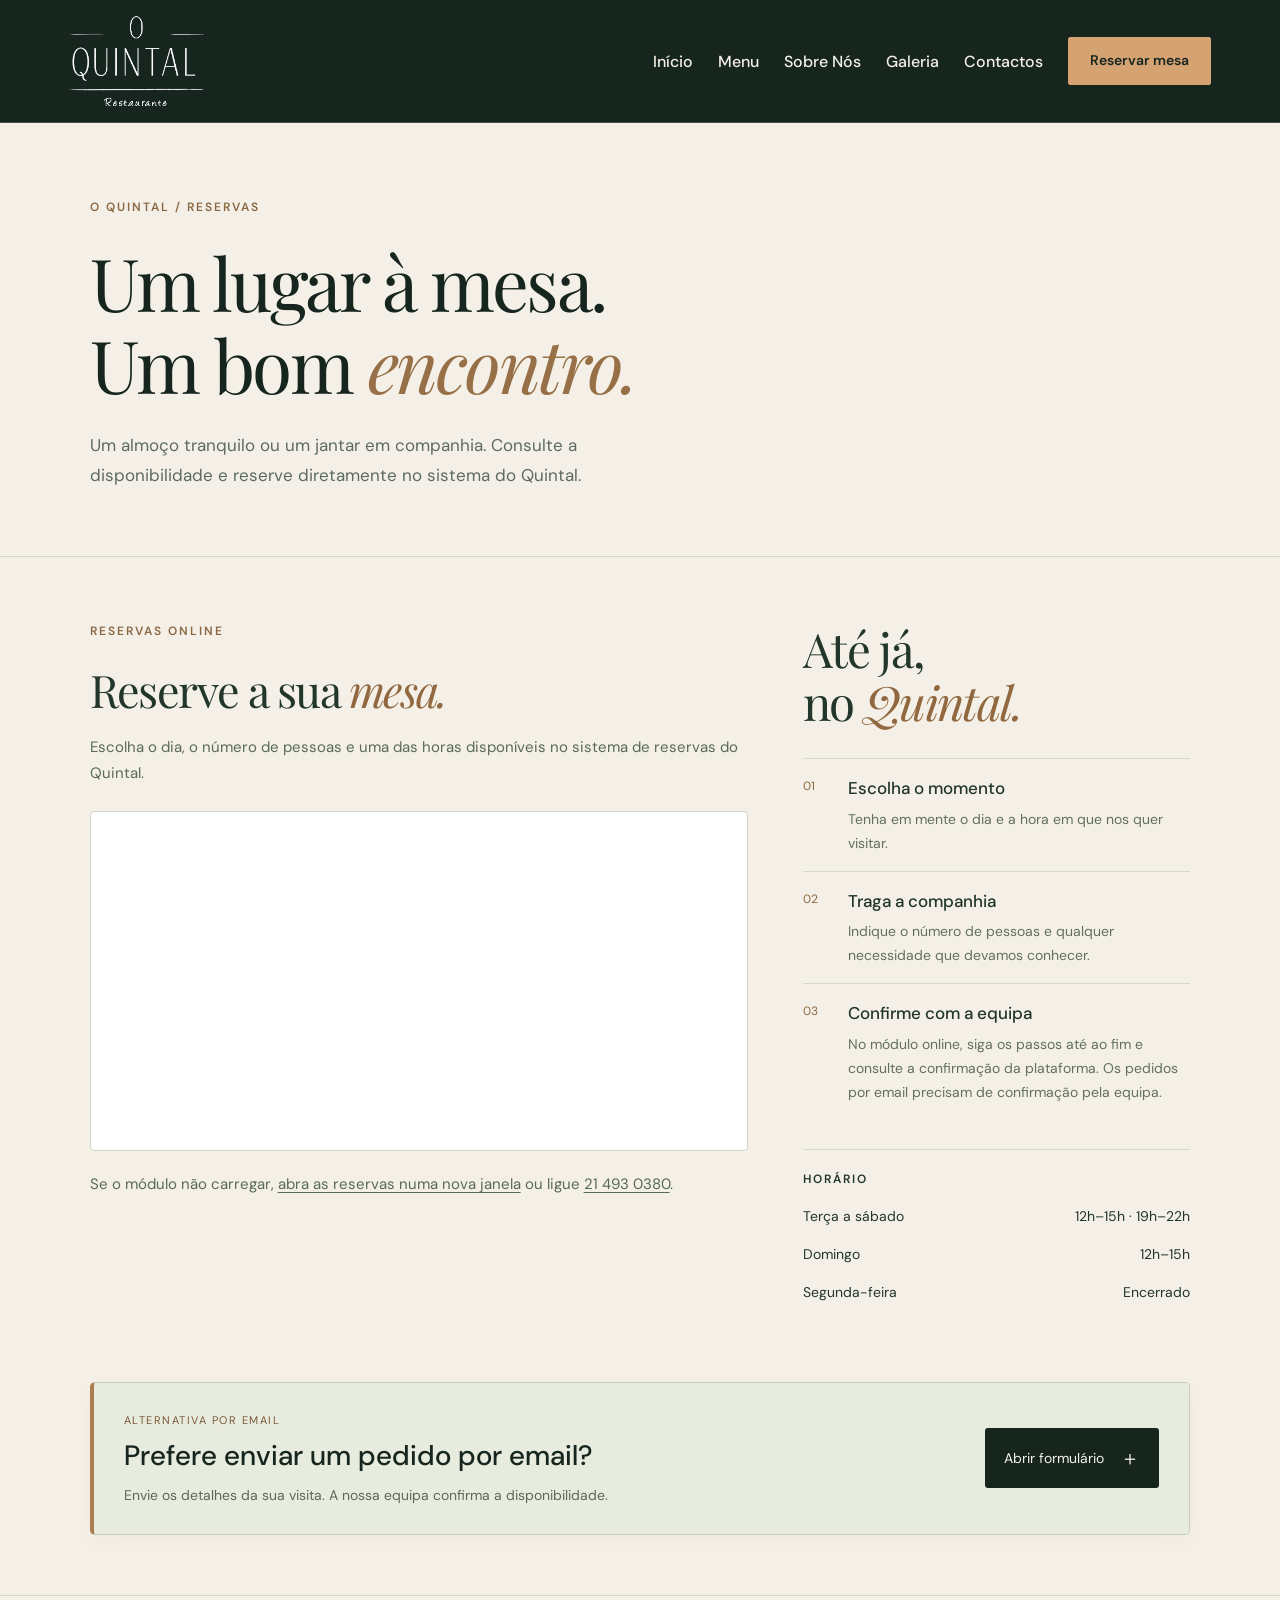
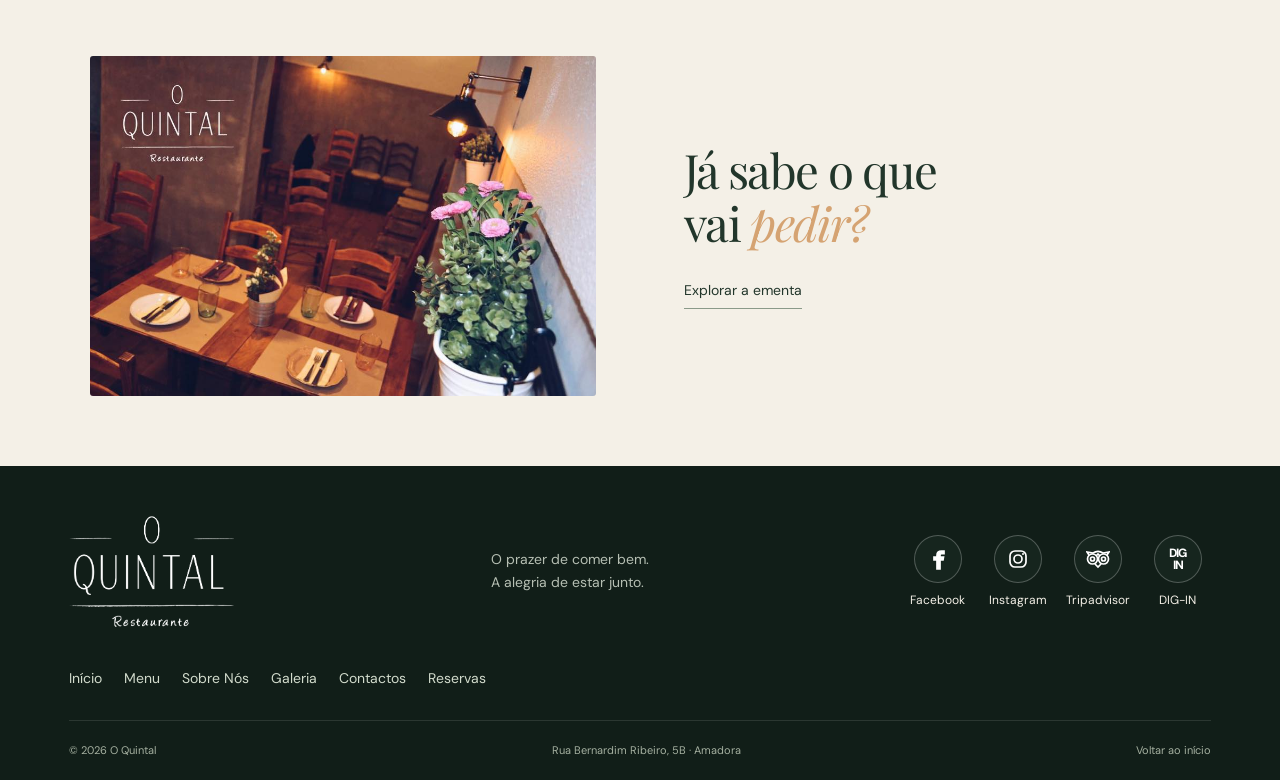
<file: reservas.html>
<!doctype html>
<html lang="pt-PT">
<head>
<meta charset="UTF-8"><meta name="viewport" content="width=device-width,initial-scale=1">
<title>Reservar mesa online | O Quintal, Amadora</title>
<meta name="description" content="Reserve mesa no Quintal, na Amadora, através do Zomato Book. Consulte a disponibilidade online ou envie um pedido por email. Telefone 21 493 0380.">
<meta name="theme-color" content="#16251e">
<link rel="icon" type="image/svg+xml" href="data:image/svg+xml,%3Csvg xmlns='http://www.w3.org/2000/svg' viewBox='0 0 64 64'%3E%3Crect width='64' height='64' rx='14' fill='%2316251e'/%3E%3Ctext x='32' y='46' text-anchor='middle' font-size='47' font-family='Georgia' fill='%23e4c49e'%3EQ%3C/text%3E%3C/svg%3E">
<link rel="stylesheet" href="style.css"><link rel="stylesheet" href="pages.css?v=booking-layout-3">

<link rel="canonical" href="https://vndesignwork-creator.github.io/o-quintal/reservas.html">
<meta name="robots" content="index,follow,max-image-preview:large">
<link rel="sitemap" type="application/xml" href="https://vndesignwork-creator.github.io/o-quintal/sitemap.xml">
<meta property="og:type" content="website">
<meta property="og:locale" content="pt_PT">
<meta property="og:site_name" content="O Quintal">
<meta property="og:title" content="Reservar mesa online | O Quintal, Amadora">
<meta property="og:description" content="Reserve mesa no Quintal, na Amadora, através do Zomato Book. Consulte a disponibilidade online ou envie um pedido por email. Telefone 21 493 0380.">
<meta property="og:url" content="https://vndesignwork-creator.github.io/o-quintal/reservas.html">
<meta property="og:image" content="https://vndesignwork-creator.github.io/o-quintal/assets/hero.jpg">
<meta property="og:image:alt" content="Sabores e ambiente do restaurante O Quintal, na Amadora">
<meta name="twitter:card" content="summary_large_image">
<meta name="twitter:title" content="Reservar mesa online | O Quintal, Amadora">
<meta name="twitter:description" content="Reserve mesa no Quintal, na Amadora, através do Zomato Book. Consulte a disponibilidade online ou envie um pedido por email. Telefone 21 493 0380.">
<meta name="twitter:image" content="https://vndesignwork-creator.github.io/o-quintal/assets/hero.jpg">
<script type="application/ld+json">{"@context":"https://schema.org","@graph":[{"@type":"Restaurant","@id":"https://vndesignwork-creator.github.io/o-quintal/#restaurante","name":"O Quintal","url":"https://vndesignwork-creator.github.io/o-quintal/","description":"Restaurante de cozinha portuguesa e petiscos na Amadora.","image":["https://vndesignwork-creator.github.io/o-quintal/assets/hero.jpg","https://vndesignwork-creator.github.io/o-quintal/assets/casa.jpg"],"logo":"https://vndesignwork-creator.github.io/o-quintal/assets/logo-o-quintal.png","telephone":"+351214930380","address":{"@type":"PostalAddress","streetAddress":"Rua Bernardim Ribeiro, 5B","addressLocality":"Amadora","postalCode":"2700-111","addressCountry":"PT"},"servesCuisine":["Portuguesa"],"hasMenu":"https://vndesignwork-creator.github.io/o-quintal/menu.html","acceptsReservations":"https://www.zomatobook.com/widget/makereservation03.aspx?id=WQ58ORN2O","openingHoursSpecification":[{"@type":"OpeningHoursSpecification","dayOfWeek":["Tuesday","Wednesday","Thursday","Friday","Saturday","Sunday"],"opens":"12:00","closes":"15:00"},{"@type":"OpeningHoursSpecification","dayOfWeek":["Tuesday","Wednesday","Thursday","Friday","Saturday"],"opens":"19:00","closes":"22:00"}],"sameAs":["https://www.facebook.com/oquintalrest/","https://www.instagram.com/oquintalrestaurante_/","https://www.tripadvisor.pt/Restaurant_Review-g1132025-d11916963-Reviews-O_Quintal-Amadora_Lisbon_District_Central_Portugal.html","https://www.dig-in.pt/r/18425560/o-quintal-venteira"]},{"@type":"WebSite","@id":"https://vndesignwork-creator.github.io/o-quintal/#website","url":"https://vndesignwork-creator.github.io/o-quintal/","name":"O Quintal","inLanguage":"pt-PT","publisher":{"@id":"https://vndesignwork-creator.github.io/o-quintal/#restaurante"}},{"@type":"WebPage","@id":"https://vndesignwork-creator.github.io/o-quintal/reservas.html#pagina","url":"https://vndesignwork-creator.github.io/o-quintal/reservas.html","name":"Reservar mesa online | O Quintal, Amadora","description":"Reserve mesa no Quintal, na Amadora, através do Zomato Book. Consulte a disponibilidade online ou envie um pedido por email. Telefone 21 493 0380.","inLanguage":"pt-PT","isPartOf":{"@id":"https://vndesignwork-creator.github.io/o-quintal/#website"},"about":{"@id":"https://vndesignwork-creator.github.io/o-quintal/#restaurante"},"breadcrumb":{"@id":"https://vndesignwork-creator.github.io/o-quintal/reservas.html#breadcrumb"}},{"@type":"BreadcrumbList","@id":"https://vndesignwork-creator.github.io/o-quintal/reservas.html#breadcrumb","itemListElement":[{"@type":"ListItem","position":1,"name":"Início","item":"https://vndesignwork-creator.github.io/o-quintal/"},{"@type":"ListItem","position":2,"name":"Reservar mesa online","item":"https://vndesignwork-creator.github.io/o-quintal/reservas.html"}]}]}</script>
</head>
<body class="inner-page"><a class="skip" href="#main">Saltar para o conteúdo</a><header class="header"><a class="brand brand-logo" href="index.html" aria-label="O Quintal, início"><img src="assets/logo-o-quintal.png" alt="O Quintal Restaurante" width="2132" height="2134"></a><button class="menu-toggle" aria-expanded="false" aria-controls="navigation">Menu <span aria-hidden="true">☰</span></button><nav id="navigation" aria-label="Navegação principal"><a href="index.html">Início</a><a href="menu.html">Menu</a><a href="sobre-nos.html">Sobre Nós</a><a href="galeria.html">Galeria</a><a href="contactos.html">Contactos</a><a class="button small" href="reservas.html">Reservar mesa</a></nav></header><main id="main"><section class="page-intro"><p class="eyebrow">O QUINTAL / RESERVAS</p><h1>Um lugar à mesa.<br>Um bom <em>encontro.</em></h1><p class="page-lead">Um almoço tranquilo ou um jantar em companhia. Consulte a disponibilidade e reserve diretamente no sistema do Quintal.</p></section><section class="section booking-grid"><div class="booking-widget"><p class="eyebrow">RESERVAS ONLINE</p><h2>Reserve a sua <em>mesa.</em></h2><p>Escolha o dia, o número de pessoas e uma das horas disponíveis no sistema de reservas do Quintal.</p><iframe class="reservation-widget" title="Reservas online do restaurante O Quintal — Zomato Book" src="https://www.zomatobook.com/widget/makereservation03.aspx?id=WQ58ORN2O" referrerpolicy="strict-origin-when-cross-origin"></iframe><p class="widget-help">Se o módulo não carregar, <a href="https://www.zomatobook.com/widget/makereservation03.aspx?id=WQ58ORN2O" target="_blank" rel="noopener noreferrer">abra as reservas numa nova janela</a> ou ligue <a href="tel:+351214930380">21 493 0380</a>.</p></div><div class="booking-info"><h2>Até já,<br>no <em>Quintal.</em></h2><ol><li><strong>Escolha o momento</strong><p>Tenha em mente o dia e a hora em que nos quer visitar.</p></li><li><strong>Traga a companhia</strong><p>Indique o número de pessoas e qualquer necessidade que devamos conhecer.</p></li><li><strong>Confirme com a equipa</strong><p>No módulo online, siga os passos até ao fim e consulte a confirmação da plataforma. Os pedidos por email precisam de confirmação pela equipa.</p></li></ol><div class="booking-hours"><p class="eyebrow">HORÁRIO</p><dl><div><dt>Terça a sábado</dt><dd>12h–15h · 19h–22h</dd></div><div><dt>Domingo</dt><dd>12h–15h</dd></div><div><dt>Segunda-feira</dt><dd>Encerrado</dd></div></dl></div></div></section><section class="section booking-alternative"><details><summary><span class="email-option-copy"><span class="email-option-label">ALTERNATIVA POR EMAIL</span><strong>Prefere enviar um pedido por email?</strong><span class="email-option-hint">Envie os detalhes da sua visita. A nossa equipa confirma a disponibilidade.</span></span><span class="email-option-action"><span class="email-open">Abrir formulário</span><span class="email-close">Fechar formulário</span><span aria-hidden="true">＋</span></span></summary><p class="alternative-intro">Use este formulário para enviar um pedido à equipa. A reserva fica pendente até receber a confirmação do restaurante.</p><div class="booking-panel reservation-panel">
<p class="eyebrow">PEDIDO DE RESERVA</p><h2>A sua próxima<br>mesa está <em>aqui.</em></h2>
<p class="reservation-note">O envio deste pedido não garante disponibilidade. A reserva só fica confirmada após contacto do restaurante.</p>
<form id="reservation-form" method="post" data-endpoint="https://formspree.io/f/mvkzronk" aria-describedby="reservation-status">
<input type="hidden" name="_subject" value="O Quintal — Pedido de reserva">
<div class="reservation-fields">
<div class="form-field full"><label for="guest-name">Nome</label><input id="guest-name" name="Nome" autocomplete="name" maxlength="100" required></div>
<div class="form-field"><label for="guest-phone">Telefone</label><input id="guest-phone" name="Telefone" type="tel" autocomplete="tel" maxlength="30" required></div>
<div class="form-field"><label for="guest-email">Email</label><input id="guest-email" name="email" type="email" autocomplete="email" maxlength="150" required></div>
<div class="form-field"><label for="booking-date">Data</label><input id="booking-date" name="Data" type="date" required></div>
<div class="form-field"><label for="booking-time">Hora</label><input id="booking-time" name="Hora" type="time" required></div>
<div class="form-field full"><label for="guest-count">Número de pessoas</label><input id="guest-count" name="Pessoas" type="number" min="1" max="99" step="1" inputmode="numeric" required><small>Para grupos, pode também falar diretamente com a equipa.</small></div>
<div class="form-field full"><label for="booking-notes">Observações <span>(opcional)</span></label><textarea id="booking-notes" name="Observações" rows="3" maxlength="1000" placeholder="Ex.: cadeira para criança ou preferência de mesa"></textarea></div>
</div>
<div class="form-trap" aria-hidden="true"><label for="reservation-website">Deixe este campo vazio</label><input id="reservation-website" name="_gotcha" tabindex="-1" autocomplete="off"></div>
<p class="form-privacy">Os dados indicados são enviados através do Formspree para tratar este pedido e permitir o contacto do restaurante. Não indique dados sensíveis nas observações.</p>
<button class="button" type="submit" disabled>Pedir reserva</button>
<p id="reservation-status" class="reservation-status" role="status" aria-live="polite">A reserva só fica confirmada após contacto do restaurante.</p>
<noscript><p>Para enviar o pedido online, ative JavaScript ou reserve por telefone.</p></noscript>
</form>
<div class="reservation-phone"><p>Prefere falar connosco?</p><a href="tel:+351214930380">21 493 0380</a><small>Chamada para a rede fixa nacional.</small></div></div></details></section><section class="section booking-bottom"><img src="assets/casa.jpg" alt="A sala do Quintal pronta para receber os seus convidados"><div><h2>Já sabe o que<br>vai <em>pedir?</em></h2><a class="text-link dark" href="menu.html">Explorar a ementa</a></div></section></main><footer><div class="footer-top"><a href="index.html" class="brand brand-logo"><img src="assets/logo-o-quintal.png" alt="O Quintal Restaurante" width="2132" height="2134"></a><p>O prazer de comer bem.<br>A alegria de estar junto.</p><nav class="social-links" aria-label="Redes e plataformas do Quintal"><a href="https://www.facebook.com/oquintalrest/" target="_blank" rel="noopener noreferrer" aria-label="O Quintal no Facebook (abre numa nova janela)"><span class="social-icon" aria-hidden="true"><img src="assets/social-facebook.svg" width="24" height="24" alt=""></span><span>Facebook</span></a><a href="https://www.instagram.com/oquintalrestaurante_/" target="_blank" rel="noopener noreferrer" aria-label="O Quintal no Instagram (abre numa nova janela)"><span class="social-icon" aria-hidden="true"><img src="assets/social-instagram.svg" width="24" height="24" alt=""></span><span>Instagram</span></a><a href="https://www.tripadvisor.pt/Restaurant_Review-g1132025-d11916963-Reviews-O_Quintal-Amadora_Lisbon_District_Central_Portugal.html" target="_blank" rel="noopener noreferrer" aria-label="O Quintal no Tripadvisor (abre numa nova janela)"><span class="social-icon" aria-hidden="true"><img src="assets/social-tripadvisor.svg" width="24" height="24" alt=""></span><span>Tripadvisor</span></a><a href="https://www.dig-in.pt/r/18425560/o-quintal-venteira" target="_blank" rel="noopener noreferrer" aria-label="O Quintal no DIG-IN (abre numa nova janela)"><span class="social-icon" aria-hidden="true"><b class="digin-mark">DIG<br>IN</b></span><span>DIG-IN</span></a></nav></div><nav class="footer-nav" aria-label="Navegação de rodapé"><a href="index.html">Início</a><a href="menu.html">Menu</a><a href="sobre-nos.html">Sobre Nós</a><a href="galeria.html">Galeria</a><a href="contactos.html">Contactos</a><a href="reservas.html">Reservas</a></nav><div class="footer-bottom"><span>© <span id="year">2026</span> O Quintal</span><span>Rua Bernardim Ribeiro, 5B · Amadora</span><a href="#main">Voltar ao início</a></div></footer><script src="shared.js?v=scroll-motion-2"></script><script src="reservas.js?v=reservas-1"></script></body></html>
</file>
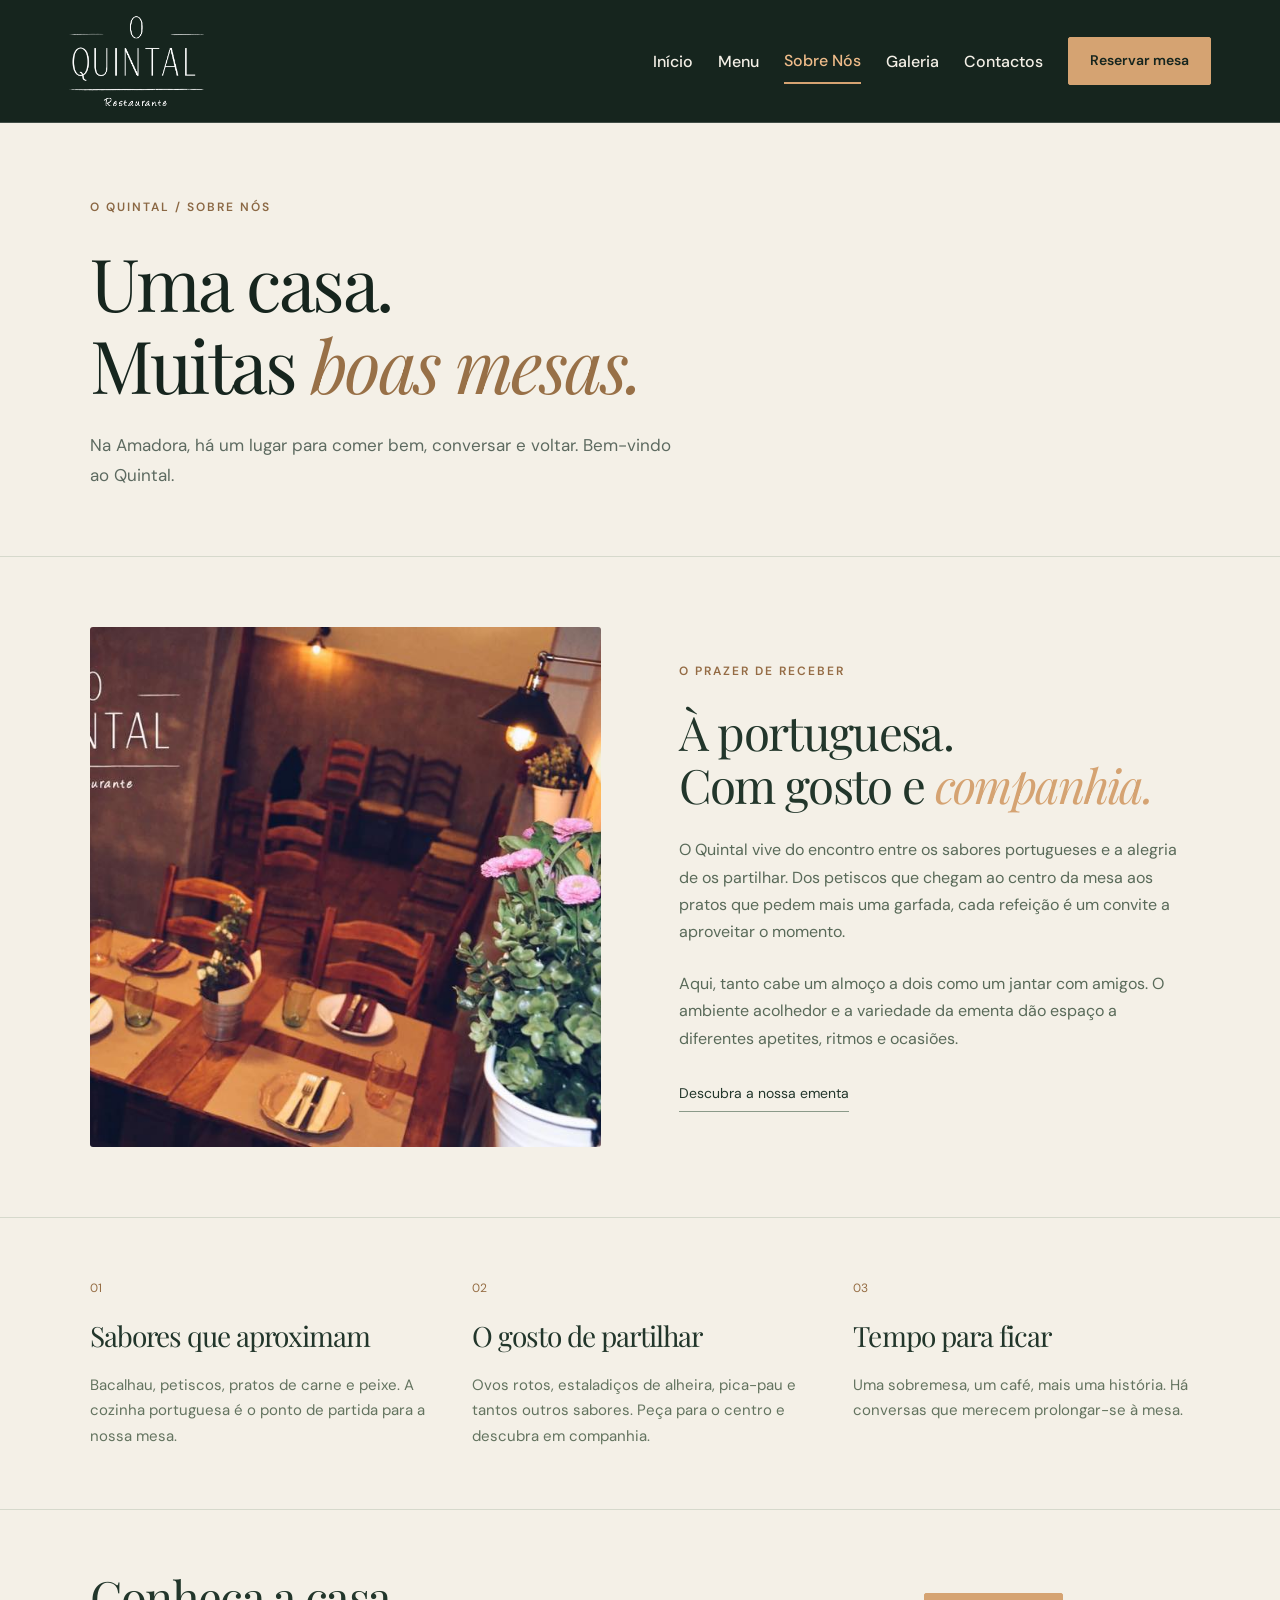
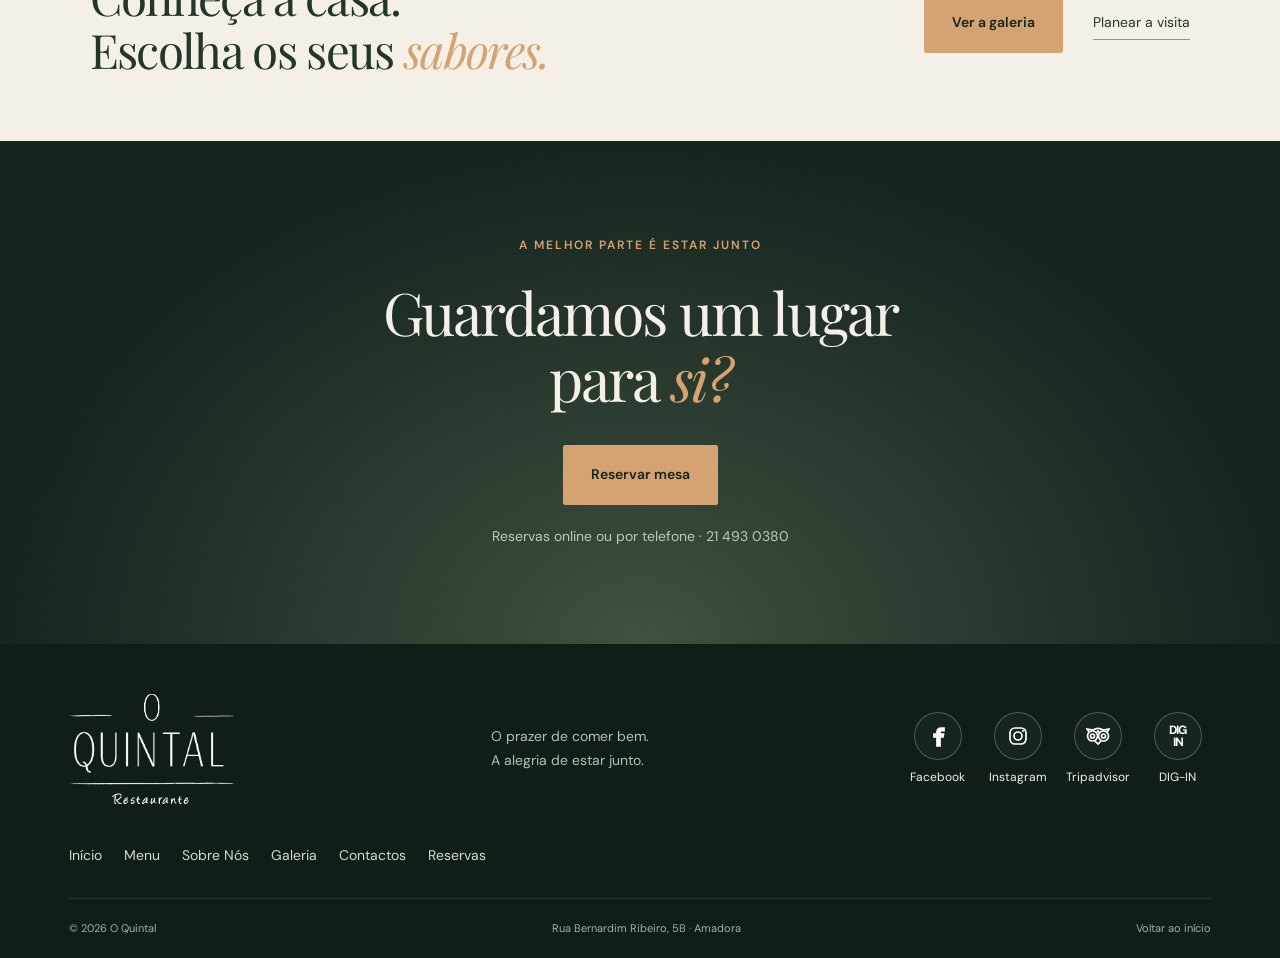
<file: sobre-nos.html>
<!doctype html>
<html lang="pt-PT">
<head>
<meta charset="UTF-8"><meta name="viewport" content="width=device-width,initial-scale=1">
<title>Sobre o restaurante | O Quintal, Amadora</title>
<meta name="description" content="Conheça O Quintal, restaurante de cozinha portuguesa na Rua Bernardim Ribeiro, 5B, na Amadora. Um espaço acolhedor para almoços e jantares em companhia.">
<meta name="theme-color" content="#16251e">
<link rel="icon" type="image/svg+xml" href="data:image/svg+xml,%3Csvg xmlns='http://www.w3.org/2000/svg' viewBox='0 0 64 64'%3E%3Crect width='64' height='64' rx='14' fill='%2316251e'/%3E%3Ctext x='32' y='46' text-anchor='middle' font-size='47' font-family='Georgia' fill='%23e4c49e'%3EQ%3C/text%3E%3C/svg%3E">
<link rel="stylesheet" href="style.css"><link rel="stylesheet" href="pages.css?v=social-1">

<link rel="canonical" href="https://vndesignwork-creator.github.io/o-quintal/sobre-nos.html">
<meta name="robots" content="index,follow,max-image-preview:large">
<link rel="sitemap" type="application/xml" href="https://vndesignwork-creator.github.io/o-quintal/sitemap.xml">
<meta property="og:type" content="website">
<meta property="og:locale" content="pt_PT">
<meta property="og:site_name" content="O Quintal">
<meta property="og:title" content="Sobre o restaurante | O Quintal, Amadora">
<meta property="og:description" content="Conheça O Quintal, restaurante de cozinha portuguesa na Rua Bernardim Ribeiro, 5B, na Amadora. Um espaço acolhedor para almoços e jantares em companhia.">
<meta property="og:url" content="https://vndesignwork-creator.github.io/o-quintal/sobre-nos.html">
<meta property="og:image" content="https://vndesignwork-creator.github.io/o-quintal/assets/hero.jpg">
<meta property="og:image:alt" content="Sabores e ambiente do restaurante O Quintal, na Amadora">
<meta name="twitter:card" content="summary_large_image">
<meta name="twitter:title" content="Sobre o restaurante | O Quintal, Amadora">
<meta name="twitter:description" content="Conheça O Quintal, restaurante de cozinha portuguesa na Rua Bernardim Ribeiro, 5B, na Amadora. Um espaço acolhedor para almoços e jantares em companhia.">
<meta name="twitter:image" content="https://vndesignwork-creator.github.io/o-quintal/assets/hero.jpg">
<script type="application/ld+json">{"@context":"https://schema.org","@graph":[{"@type":"Restaurant","@id":"https://vndesignwork-creator.github.io/o-quintal/#restaurante","name":"O Quintal","url":"https://vndesignwork-creator.github.io/o-quintal/","description":"Restaurante de cozinha portuguesa e petiscos na Amadora.","image":["https://vndesignwork-creator.github.io/o-quintal/assets/hero.jpg","https://vndesignwork-creator.github.io/o-quintal/assets/casa.jpg"],"logo":"https://vndesignwork-creator.github.io/o-quintal/assets/logo-o-quintal.png","telephone":"+351214930380","address":{"@type":"PostalAddress","streetAddress":"Rua Bernardim Ribeiro, 5B","addressLocality":"Amadora","postalCode":"2700-111","addressCountry":"PT"},"servesCuisine":["Portuguesa"],"hasMenu":"https://vndesignwork-creator.github.io/o-quintal/menu.html","acceptsReservations":"https://www.zomatobook.com/widget/makereservation03.aspx?id=WQ58ORN2O","openingHoursSpecification":[{"@type":"OpeningHoursSpecification","dayOfWeek":["Tuesday","Wednesday","Thursday","Friday","Saturday","Sunday"],"opens":"12:00","closes":"15:00"},{"@type":"OpeningHoursSpecification","dayOfWeek":["Tuesday","Wednesday","Thursday","Friday","Saturday"],"opens":"19:00","closes":"22:00"}],"sameAs":["https://www.facebook.com/oquintalrest/","https://www.instagram.com/oquintalrestaurante_/","https://www.tripadvisor.pt/Restaurant_Review-g1132025-d11916963-Reviews-O_Quintal-Amadora_Lisbon_District_Central_Portugal.html","https://www.dig-in.pt/r/18425560/o-quintal-venteira"]},{"@type":"WebSite","@id":"https://vndesignwork-creator.github.io/o-quintal/#website","url":"https://vndesignwork-creator.github.io/o-quintal/","name":"O Quintal","inLanguage":"pt-PT","publisher":{"@id":"https://vndesignwork-creator.github.io/o-quintal/#restaurante"}},{"@type":"WebPage","@id":"https://vndesignwork-creator.github.io/o-quintal/sobre-nos.html#pagina","url":"https://vndesignwork-creator.github.io/o-quintal/sobre-nos.html","name":"Sobre o restaurante | O Quintal, Amadora","description":"Conheça O Quintal, restaurante de cozinha portuguesa na Rua Bernardim Ribeiro, 5B, na Amadora. Um espaço acolhedor para almoços e jantares em companhia.","inLanguage":"pt-PT","isPartOf":{"@id":"https://vndesignwork-creator.github.io/o-quintal/#website"},"about":{"@id":"https://vndesignwork-creator.github.io/o-quintal/#restaurante"},"breadcrumb":{"@id":"https://vndesignwork-creator.github.io/o-quintal/sobre-nos.html#breadcrumb"}},{"@type":"BreadcrumbList","@id":"https://vndesignwork-creator.github.io/o-quintal/sobre-nos.html#breadcrumb","itemListElement":[{"@type":"ListItem","position":1,"name":"Início","item":"https://vndesignwork-creator.github.io/o-quintal/"},{"@type":"ListItem","position":2,"name":"Sobre o restaurante","item":"https://vndesignwork-creator.github.io/o-quintal/sobre-nos.html"}]}]}</script>
</head>
<body class="inner-page"><a class="skip" href="#main">Saltar para o conteúdo</a><header class="header"><a class="brand brand-logo" href="index.html" aria-label="O Quintal, início"><img src="assets/logo-o-quintal.png" alt="O Quintal Restaurante" width="2132" height="2134"></a><button class="menu-toggle" aria-expanded="false" aria-controls="navigation">Menu <span aria-hidden="true">☰</span></button><nav id="navigation" aria-label="Navegação principal"><a href="index.html">Início</a><a href="menu.html">Menu</a><a href="sobre-nos.html" aria-current="page">Sobre Nós</a><a href="galeria.html">Galeria</a><a href="contactos.html">Contactos</a><a class="button small" href="reservas.html">Reservar mesa</a></nav></header><main id="main"><section class="page-intro"><p class="eyebrow">O QUINTAL / SOBRE NÓS</p><h1>Uma casa.<br>Muitas <em>boas mesas.</em></h1><p class="page-lead">Na Amadora, há um lugar para comer bem, conversar e voltar. Bem-vindo ao Quintal.</p></section><section class="section about-story"><img src="assets/casa.jpg" alt="A sala acolhedora do restaurante O Quintal" width="960" height="639"><div><p class="eyebrow">O PRAZER DE RECEBER</p><h2>À portuguesa.<br>Com gosto e <em>companhia.</em></h2><p>O Quintal vive do encontro entre os sabores portugueses e a alegria de os partilhar. Dos petiscos que chegam ao centro da mesa aos pratos que pedem mais uma garfada, cada refeição é um convite a aproveitar o momento.</p><p>Aqui, tanto cabe um almoço a dois como um jantar com amigos. O ambiente acolhedor e a variedade da ementa dão espaço a diferentes apetites, ritmos e ocasiões.</p><a class="text-link dark" href="menu.html">Descubra a nossa ementa</a></div></section><section class="section values"><article><span>01</span><h3>Sabores que aproximam</h3><p>Bacalhau, petiscos, pratos de carne e peixe. A cozinha portuguesa é o ponto de partida para a nossa mesa.</p></article><article><span>02</span><h3>O gosto de partilhar</h3><p>Ovos rotos, estaladiços de alheira, pica-pau e tantos outros sabores. Peça para o centro e descubra em companhia.</p></article><article><span>03</span><h3>Tempo para ficar</h3><p>Uma sobremesa, um café, mais uma história. Há conversas que merecem prolongar-se à mesa.</p></article></section><section class="section about-links"><h2>Conheça a casa.<br>Escolha os seus <em>sabores.</em></h2><div><a class="button" href="galeria.html">Ver a galeria</a><a class="text-link dark" href="contactos.html">Planear a visita</a></div></section><section class="invitation"><p class="eyebrow">A MELHOR PARTE É ESTAR JUNTO</p><h2>Guardamos um lugar<br>para <em>si?</em></h2><a href="reservas.html" class="button">Reservar mesa</a><span>Reservas online ou por telefone · 21 493 0380</span></section></main><footer><div class="footer-top"><a href="index.html" class="brand brand-logo"><img src="assets/logo-o-quintal.png" alt="O Quintal Restaurante" width="2132" height="2134"></a><p>O prazer de comer bem.<br>A alegria de estar junto.</p><nav class="social-links" aria-label="Redes e plataformas do Quintal"><a href="https://www.facebook.com/oquintalrest/" target="_blank" rel="noopener noreferrer" aria-label="O Quintal no Facebook (abre numa nova janela)"><span class="social-icon" aria-hidden="true"><img src="assets/social-facebook.svg" width="24" height="24" alt=""></span><span>Facebook</span></a><a href="https://www.instagram.com/oquintalrestaurante_/" target="_blank" rel="noopener noreferrer" aria-label="O Quintal no Instagram (abre numa nova janela)"><span class="social-icon" aria-hidden="true"><img src="assets/social-instagram.svg" width="24" height="24" alt=""></span><span>Instagram</span></a><a href="https://www.tripadvisor.pt/Restaurant_Review-g1132025-d11916963-Reviews-O_Quintal-Amadora_Lisbon_District_Central_Portugal.html" target="_blank" rel="noopener noreferrer" aria-label="O Quintal no Tripadvisor (abre numa nova janela)"><span class="social-icon" aria-hidden="true"><img src="assets/social-tripadvisor.svg" width="24" height="24" alt=""></span><span>Tripadvisor</span></a><a href="https://www.dig-in.pt/r/18425560/o-quintal-venteira" target="_blank" rel="noopener noreferrer" aria-label="O Quintal no DIG-IN (abre numa nova janela)"><span class="social-icon" aria-hidden="true"><b class="digin-mark">DIG<br>IN</b></span><span>DIG-IN</span></a></nav></div><nav class="footer-nav" aria-label="Navegação de rodapé"><a href="index.html">Início</a><a href="menu.html">Menu</a><a href="sobre-nos.html">Sobre Nós</a><a href="galeria.html">Galeria</a><a href="contactos.html">Contactos</a><a href="reservas.html">Reservas</a></nav><div class="footer-bottom"><span>© <span id="year">2026</span> O Quintal</span><span>Rua Bernardim Ribeiro, 5B · Amadora</span><a href="#main">Voltar ao início</a></div></footer><script src="shared.js?v=scroll-motion-2"></script></body></html>
</file>
<file: style.css>
@import url('https://fonts.googleapis.com/css2?family=DM+Sans:wght@400;500;600;700&family=Playfair+Display:ital,wght@0,400;0,500;0,600;1,400;1,500&display=swap');
:root{--forest:#16251e;--cream:#f4f0e7;--copper:#d5a372;--ink:#22362b;--line:#d6d9cc}*{box-sizing:border-box}html{scroll-behavior:smooth;scroll-padding-top:100px}body{margin:0;background:var(--cream);color:var(--ink);font:16px/1.7 'DM Sans',sans-serif}a{color:inherit;text-decoration:none}button{font:inherit;cursor:pointer}button,a{-webkit-tap-highlight-color:transparent}button:focus-visible,a:focus-visible{outline:3px solid var(--copper);outline-offset:5px}h1,h2,h3,p{margin:0}h1,h2,h3{font-family:'Playfair Display',Georgia,serif;font-weight:400;line-height:1.12;letter-spacing:-.035em}em{font-weight:400;color:var(--copper)}img{width:100%;height:100%;object-fit:cover;display:block}.skip{position:fixed;left:15px;top:-90px;z-index:200;background:white;padding:12px}.skip:focus{top:10px}.header{position:absolute;top:0;left:0;width:100%;padding:28px 5.4%;display:flex;justify-content:space-between;align-items:center;z-index:10;color:var(--cream);border-bottom:1px solid #ffffff24}.brand{font-family:'Playfair Display',Georgia,serif;line-height:1;font-size:36px;letter-spacing:-2px;white-space:nowrap}.brand span{font:10px/1.6 'DM Sans',sans-serif;letter-spacing:2.4px;display:block;margin-top:11px}.header nav{display:flex;gap:36px;align-items:center;font-size:14px}.button{display:inline-flex;justify-content:center;align-items:center;background:var(--copper);border:1px solid var(--copper);color:var(--forest);padding:17px 27px;font-weight:600;font-size:14px;transition:background .2s,transform .2s;border-radius:2px}.button:hover{background:#ecc09a;transform:translateY(-2px)}.button.small{padding:11px 21px}.menu-toggle{display:none}.hero{position:relative;min-height:800px;height:100svh;max-height:1050px;background:var(--forest);color:var(--cream);overflow:hidden}.hero-image{position:absolute;inset:0 0 0 40%;background:url('assets/hero.jpg') center/cover}.hero-image:after{content:'';position:absolute;inset:0;background:linear-gradient(90deg,var(--forest) 0%,#16251e70 25%,#16251e0a 60%),linear-gradient(0deg,#16251e9c,transparent 40%)}.hero-content{position:relative;padding:190px 5.4% 125px;max-width:850px}.eyebrow{font-size:12px;font-weight:600;letter-spacing:2px;line-height:1.5;margin-bottom:25px}.hero .eyebrow{color:var(--copper);display:flex;align-items:center;gap:12px}.eyebrow span{width:28px;height:1px;background:var(--copper)}h1{font-size:clamp(56px,5.65vw,86px)}.hero-intro{margin-top:29px;color:#dddcd4;font-size:16px;line-height:1.85}.hero-actions{display:flex;gap:29px;align-items:center;margin-top:33px}.text-link{font-size:14px;display:inline-block;border-bottom:1px solid #dfdace7a;padding:5px 0}.text-link:hover{color:var(--copper)}.hero-bottom{position:absolute;bottom:25px;left:5.4%;right:5.4%;display:flex;justify-content:space-between;font-size:10px;letter-spacing:1.6px;align-items:center}.hero-bottom a{font-size:14px;letter-spacing:0}.photo-label{position:absolute;right:5.4%;bottom:105px;font-family:'Playfair Display';font-size:18px;font-style:italic;writing-mode:vertical-rl}.ribbon{display:flex;justify-content:space-around;align-items:center;padding:24px 4%;background:#d6a779;font-size:11px;letter-spacing:2px;gap:20px;color:var(--forest)}.ribbon i{font-style:normal;font-size:22px}.section{padding:110px 7%;max-width:1600px;margin:auto}.story{display:grid;grid-template-columns:1fr 1fr;gap:9%;align-items:center}.story-photo{height:550px;position:relative}.story-photo img{border-radius:180px 180px 2px 2px}.image-caption{position:absolute;bottom:-33px;font-size:10px;letter-spacing:2px}.story-copy h2,h2{font-size:clamp(37px,3.7vw,56px)}.story-copy em,.visit em,.food em{color:#967048}.story-copy p:not(.eyebrow){margin-top:25px;color:#5b655d;max-width:430px}.dark{border-color:#8a9a89;margin-top:25px}.signature{font-family:'Playfair Display';font-size:25px;font-style:italic;margin-top:43px;color:#967048}.food{border-top:1px solid var(--line);padding-top:90px}.section-top{display:flex;justify-content:space-between;gap:30px;align-items:flex-end}.section-top>p{color:#647067;font-size:15px}.food-grid{display:grid;grid-template-columns:1.15fr 1fr;gap:7%;margin-top:50px}.food-main{position:relative;height:510px;overflow:hidden}.food-main:after{content:'';position:absolute;inset:40% 0 0;background:linear-gradient(transparent,#10271ad9)}.food-overlay{position:absolute;bottom:35px;left:35px;z-index:1;color:white}.food-overlay>span{font-size:11px;letter-spacing:2px}.food-overlay h3{font-size:40px;margin-top:15px}.food-list{padding-top:5px}.food-category{width:100%;display:flex;align-items:center;gap:22px;text-align:left;border:0;border-top:1px solid var(--line);background:transparent;padding:23px 0;color:var(--ink)}.food-category .number{font-size:12px;color:#92704a}.food-category strong{font:26px 'Playfair Display';display:block}.food-category small{display:block;color:#70796f;font-size:13px;margin-top:7px}.food-category b{margin-left:auto;font-size:24px;font-weight:400}.category-description{font-size:15px;line-height:1.7;color:#657067;padding:0 30px 25px 37px}.outline{background:transparent;border-color:#9aa792;margin-top:30px}.menu-note{font-size:12px;color:#737c72;margin-top:11px}.invitation{background:var(--forest);color:var(--cream);text-align:center;padding:95px 20px;background-image:radial-gradient(ellipse at 50% 100%,#3f5141 0%,transparent 70%)}.invitation .eyebrow{color:var(--copper)}.invitation h2{font-size:clamp(40px,4.6vw,68px)}.invitation .button{margin-top:34px}.invitation>span{display:block;margin-top:20px;font-size:14px;color:#bfc6bb}.visit{display:grid;grid-template-columns:1fr 1fr;gap:10%;padding-top:95px;padding-bottom:95px}.visit-heading>p:not(.eyebrow){margin-top:24px;color:#647067}.visit-details{display:grid;grid-template-columns:1fr 1fr;gap:40px}.visit-details .eyebrow{font-size:10px;margin-bottom:15px}.visit-details small{display:block;font-size:12px;color:#727e70;margin-top:8px}.phone{font-size:24px;white-space:nowrap}.hours{grid-column:1/-1;border-top:1px solid var(--line);padding-top:24px}dl{margin:0}dl div{display:flex;justify-content:space-between;font-size:14px;padding:7px 0;gap:20px}dd{margin:0}footer{background:#111e18;padding:50px 5.4% 20px;color:var(--cream)}.footer-top{display:flex;justify-content:space-between;align-items:center;padding-bottom:40px}.footer-top>p{font-size:14px;color:#b6bfb3}.footer-top>a:last-child{font-size:14px;border-bottom:1px solid #52634d}.footer-bottom{border-top:1px solid #ffffff1c;padding-top:20px;display:flex;justify-content:space-between;gap:20px;font-size:11px;color:#a5b0a0}dialog{background:var(--cream);color:var(--ink);padding:50px;max-width:530px;width:calc(100% - 30px);border:0;border-radius:4px}dialog::backdrop{background:#09140fcc;backdrop-filter:blur(5px)}dialog h2{font-size:48px}dialog em{color:#967048}dialog p:not(.eyebrow){margin-top:25px;color:#677164}dialog .button{margin-top:27px}dialog small{display:block;margin-top:20px;color:#6f786b;font-size:12px}.dialog-close{position:absolute;right:17px;top:10px;background:none;border:0;font-size:32px;color:var(--ink)}
@media(min-width:1600px){.hero-content{padding-top:220px}}@media(max-width:1000px){.header nav{gap:20px}.hero-content{padding-top:180px}.hero-image{left:25%}.section{padding:80px 5%}.story{gap:6%}.story-photo{height:470px}.food-grid{gap:5%}.visit-details{grid-template-columns:1fr;gap:24px}.hours{grid-column:auto}.hero-bottom>span:last-child{display:none}.hero{min-height:790px}}
@media(max-width:700px){html{scroll-padding-top:25px}.header{padding:24px 6%}.brand{font-size:30px}.brand span{font-size:9px}.menu-toggle{display:flex;align-items:center;gap:12px;background:none;border:0;color:var(--cream);font-size:14px}.menu-toggle span{font-size:23px}.header nav{display:none;position:absolute;left:0;right:0;top:100%;background:var(--forest);padding:25px 6%;border-top:1px solid #ffffff24}.header nav.open{display:flex;flex-direction:column;align-items:flex-start}.hero{height:auto;min-height:830px}.hero-image{left:0;background-position:65% center;opacity:.62}.hero-image:after{background:linear-gradient(90deg,#16251ee0,#16251e50),linear-gradient(0deg,#16251e,transparent 80%)}.hero-content{padding:178px 6% 130px}.hero .eyebrow{font-size:10px;letter-spacing:1.6px}h1{font-size:55px}.hero-intro{font-size:15px}.hero-actions{gap:22px;flex-wrap:wrap}.hero-bottom{left:6%;right:6%;bottom:30px;align-items:flex-end;gap:20px}.hero-bottom span{font-size:9px;max-width:120px}.photo-label{display:none}.ribbon{padding:20px 15px;flex-wrap:wrap;gap:9px 20px;font-size:9px;letter-spacing:1.5px}.ribbon i{font-size:15px}.ribbon>span:nth-of-type(n+3),.ribbon i:nth-of-type(n+2){display:none}.section{padding:65px 6%}.story,.food-grid,.visit{grid-template-columns:1fr;gap:45px}.story-photo{height:430px;margin-bottom:20px}.story-photo img{border-radius:140px 140px 2px 2px}.story-copy h2,h2{font-size:38px}.eyebrow{font-size:10px;margin-bottom:20px}.story-copy p:not(.eyebrow){font-size:15px}.signature{margin-top:28px}.section-top{display:block}.section-top>p{margin-top:25px}.food-grid{margin-top:35px;gap:25px}.food-main{height:380px}.food-overlay{left:25px;bottom:25px}.food-overlay h3{font-size:36px}.invitation{padding:65px 6%}.invitation h2{font-size:41px}.invitation .eyebrow{font-size:9px;letter-spacing:1.5px}.visit-details{grid-template-columns:1fr;gap:30px}.visit .phone{font-size:28px}.visit-details .eyebrow{font-size:11px}.visit-details small{font-size:12px}.footer-top{flex-wrap:wrap;gap:30px}.footer-top>p{font-size:13px}.footer-bottom{flex-direction:column;gap:8px}dialog{padding:40px 27px}dialog h2{font-size:42px}.desktop{display:none}}@media(prefers-reduced-motion:reduce){html{scroll-behavior:auto}*{transition:none!important}}
/* Keep navigation and the photo caption readable over every image area. */
.header{background:#16251e;border-bottom:1px solid #ffffff30;color:#f4f0e7}
.header nav{font-size:16px;font-weight:500}
.header nav>a{padding:8px 0;color:#f4f0e7}
.header nav>a:hover{color:#e9ba8d}
.menu-toggle{color:#f4f0e7;font-weight:600}
.photo-label{background:#16251e;color:#f4f0e7;border:1px solid #ffffff38;padding:18px 12px;font-size:20px;line-height:1.4;border-radius:2px}
@media(max-width:700px){.photo-label{display:block;writing-mode:horizontal-tb;right:6%;bottom:105px;padding:9px 14px;font-size:16px}.header nav{font-size:16px}.menu-toggle{font-size:16px}}
</file>
<file: pages.css>
.header nav>a.button{color:var(--forest);padding:11px 21px}.header nav>a[aria-current=page]{color:#efbc8a;border-bottom:2px solid #d5a372}.header nav{gap:25px}.footer-nav{display:flex;flex-wrap:wrap;gap:22px;font-size:14px;padding-bottom:30px;color:#d2dbcc}.inner-page .header{position:relative}.page-intro{padding:75px 7% 65px;max-width:1600px;margin:auto;border-bottom:1px solid var(--line)}.page-intro .eyebrow{color:#8b6844}.page-intro h1{font-size:clamp(48px,5.7vw,80px);color:var(--forest)}.page-intro h1 em{color:#987047}.page-lead{max-width:600px;margin-top:25px;color:#5d6a60;font-size:17px;line-height:1.8}
.menu-layout{display:grid;grid-template-columns:200px minmax(0,1fr);gap:55px;max-width:1600px;margin:auto;padding:50px 7% 80px}.menu-index{position:sticky;top:25px;align-self:start;max-height:calc(100svh - 50px);overflow:auto;padding-right:10px}.menu-index .eyebrow{font-size:10px;margin-bottom:20px;color:#8b6844}.menu-index a{display:block;border-bottom:1px solid #d8dbce;padding:10px 0;font-size:14px;color:#3d5142}.menu-index a:hover{color:#94643c}.menu-tools{padding-bottom:20px;border-bottom:1px solid var(--line)}.menu-tools label{font-size:14px;font-weight:600;display:block;margin-bottom:9px}.search-field{display:flex;border:1px solid #a4b09c;border-radius:2px;background:#fffdf8}.search-field input{flex:1;min-width:0;width:100%;border:0;padding:14px 16px;background:transparent;font:16px 'DM Sans',sans-serif;color:var(--forest)}.search-field input:focus{outline:2px solid #8f6841;outline-offset:2px}.search-field button{border:0;border-left:1px solid var(--line);padding:8px 18px;background:transparent;font-size:14px;color:#465740}.menu-status{font-size:13px;color:#65735d;margin-top:10px;min-height:22px}.menu-section{padding-top:45px;scroll-margin-top:24px}.menu-section-head{display:flex;align-items:baseline;gap:17px;margin-bottom:25px}.menu-section-head>span{color:#95704b;font-size:12px}.menu-section h2{font-size:34px;letter-spacing:-.025em}.menu-section-head p{margin-top:7px;color:#65705e;font-size:14px}.menu-cards{display:grid;grid-template-columns:repeat(2,minmax(0,1fr));gap:14px}.menu-card{display:flex;flex-direction:row-reverse;align-items:stretch;border:1px solid #d7dbce;border-radius:3px;background:#fbf9f3;overflow:hidden;min-height:125px}.dish-copy{padding:18px;flex:1;min-width:0}.menu-card h3{font:500 17px/1.5 'DM Sans',sans-serif;letter-spacing:-.02em}.dish-price{display:block;color:#866039;font-size:16px;font-weight:600;white-space:nowrap;margin-top:10px}.menu-card p{font-size:12px;color:#66725d;line-height:1.55;margin-top:5px}.menu-card img{width:95px;min-width:95px;height:auto;object-fit:cover}.menu-footnote{border-top:1px solid var(--line);margin-top:45px;padding-top:22px;color:#63705d;font-size:14px}.menu-footnote p+p{margin-top:10px}.empty-result{padding:40px 20px;color:#526747;background:#e7e8dc;margin-top:25px}
.about-story{display:grid;grid-template-columns:1fr 1fr;align-items:center;gap:7%;padding-top:70px;padding-bottom:70px}.about-story>img{height:520px;object-fit:cover;border-radius:3px}.about-story p:not(.eyebrow){margin-top:25px;color:#596a59;font-size:16px}.about-story .eyebrow{color:#946b44}.values{display:grid;grid-template-columns:repeat(3,1fr);gap:45px;border-top:1px solid var(--line);padding-top:55px;padding-bottom:60px}.values article>span{color:#956d44;font-size:12px}.values h3{font-size:28px;margin-top:18px;line-height:1.3}.values p{font-size:15px;color:#63735f;margin-top:18px}.about-links{border-top:1px solid var(--line);display:flex;justify-content:space-between;gap:30px;align-items:center;padding-top:60px;padding-bottom:65px}.about-links>div{display:flex;align-items:center;gap:30px}.about-links .dark{margin-top:0}
.gallery-section{padding-top:40px;padding-bottom:80px}.gallery-filters{display:flex;gap:12px;flex-wrap:wrap;margin-bottom:35px}.gallery-filters button{border:1px solid #9fac93;color:#344c36;background:transparent;padding:11px 22px;font-size:14px;border-radius:2px}.gallery-filters button[aria-pressed=true]{background:var(--forest);border-color:var(--forest);color:var(--cream)}.gallery-grid{display:grid;grid-template-columns:repeat(3,minmax(0,1fr));gap:32px 24px}.gallery-item{margin:0;min-width:0}.gallery-item:first-child{grid-column:span 2}.gallery-item a{display:block;position:relative;overflow:hidden;border-radius:3px}.gallery-item img{aspect-ratio:4/3;height:auto;object-fit:cover;transition:transform .3s}.gallery-item:first-child img{aspect-ratio:8.3/3}.gallery-item a:hover img{transform:scale(1.04)}.zoom-label{position:absolute;bottom:15px;right:15px;padding:5px 12px;background:#14271dea;color:var(--cream);font-size:12px}.gallery-item figcaption{padding-top:14px}.gallery-item small{font-size:10px;letter-spacing:1.5px;color:#916e46}.gallery-item h2{font:500 17px/1.5 'DM Sans',sans-serif;letter-spacing:0;margin-top:4px}.lightbox{padding:50px 25px 20px;max-width:1000px;width:calc(100% - 35px)}.lightbox img{max-height:70svh;width:100%;object-fit:contain;height:auto}.lightbox p{font-size:16px;text-align:center;margin-top:12px}
.contact-grid{display:grid;grid-template-columns:repeat(3,minmax(0,1fr));gap:25px;padding-top:55px;padding-bottom:65px}.contact-card{padding:32px 25px;border:1px solid #d0d6c7;display:flex;flex-direction:column;align-items:flex-start;background:#fbf9f3}.contact-card .eyebrow{color:#8d6942;font-size:11px}.contact-card h2{font-size:30px;margin-bottom:20px}.contact-card address{font-style:normal;font-size:16px;line-height:1.9}.contact-card p:not(.eyebrow){font-size:15px;color:#606f58}.contact-card small{display:block;font-size:12px;color:#6b775f;margin:10px 0}.contact-card .button{margin-top:25px;font-size:13px;padding:13px 20px}.contact-card dl{width:100%}.contact-card dl div{flex-direction:column;gap:1px;border-bottom:1px solid #dde0d4;padding:8px 0}.contact-card dd{font-size:14px;color:#68745e}.location-section{display:grid;grid-template-columns:1fr 1.15fr;gap:6%;align-items:center;border-top:1px solid var(--line);padding-top:60px;padding-bottom:60px}.location-section p:not(.eyebrow){margin-top:25px;color:#65715d}.location-section iframe{height:380px;width:100%;border:1px solid #bac5b3;border-radius:3px;background:#e2e6db}.contact-social{display:flex;gap:35px;align-items:center;justify-content:space-between;border-top:1px solid var(--line);padding-top:55px;padding-bottom:60px}.contact-social .button{margin-top:0}
.booking-grid{display:grid;grid-template-columns:1fr 1fr;gap:8%;padding-top:65px;padding-bottom:70px;align-items:start}.booking-panel{background:var(--forest);color:var(--cream);padding:50px 40px;border-radius:3px}.booking-panel .eyebrow{color:var(--copper)}.booking-phone{font:46px/1.3 'Playfair Display',Georgia,serif;white-space:nowrap}.booking-panel>p:not(.eyebrow){margin-top:25px;color:#cbd4c4}.booking-panel .button{margin-top:30px}.booking-panel small{font-size:12px;display:block;margin-top:18px;color:#b3c0ad}.booking-info em{color:#91683f}.booking-info ol{list-style:none;counter-reset:booking;padding:0;margin:30px 0}.booking-info li{counter-increment:booking;position:relative;padding:15px 0 15px 45px;border-top:1px solid var(--line)}.booking-info li:before{content:'0' counter(booking);position:absolute;left:0;top:17px;font-size:12px;color:#8d6940}.booking-info strong{font-weight:500;font-size:17px}.booking-info li p{font-size:14px;color:#63715b;margin-top:5px}.booking-hours{border-top:1px solid var(--line);padding-top:20px}.booking-hours .eyebrow{margin-bottom:10px}.booking-bottom{border-top:1px solid var(--line);display:grid;grid-template-columns:1fr 1fr;gap:8%;align-items:center;padding-top:60px;padding-bottom:70px}.booking-bottom img{height:340px;border-radius:3px}[hidden]{display:none!important}
@media(max-width:1100px){.header nav{gap:18px;font-size:14px}.contact-grid{gap:15px}.contact-card{padding:25px 20px}.menu-layout{grid-template-columns:170px minmax(0,1fr);gap:30px;padding-left:5%;padding-right:5%}.menu-card img{width:75px;min-width:75px}.dish-copy{padding:14px}.booking-phone{font-size:38px}}
@media(max-width:940px){.header{padding:24px 6%}.menu-toggle{display:flex;align-items:center;gap:12px;background:none;border:0;font-size:16px}.menu-toggle span{font-size:23px}.header nav{display:none;position:absolute;top:100%;left:0;right:0;padding:25px 6%;background:var(--forest);border-top:1px solid #ffffff24}.header nav.open{display:flex;flex-direction:column;align-items:flex-start;gap:14px}.header nav>a{font-size:16px}.menu-cards{grid-template-columns:1fr}.gallery-grid{grid-template-columns:repeat(2,minmax(0,1fr))}.gallery-item:first-child{grid-column:span 2}.gallery-item:first-child img{aspect-ratio:2.2/1}.contact-grid{grid-template-columns:1fr 1fr}.contact-card:last-child{grid-column:1/-1}.contact-card:last-child dl div{flex-direction:row}.about-story{gap:5%}.about-story>img{height:430px}.values{gap:25px}.values h3{font-size:25px}.about-links{align-items:flex-start;flex-direction:column}.booking-panel{padding:35px 25px}.booking-grid{gap:5%}}
@media(max-width:700px){.page-intro{padding:45px 6% 40px}.page-intro h1{font-size:48px}.page-lead{font-size:16px;margin-top:20px}.menu-layout{display:block;padding:25px 6% 55px}.menu-index{position:relative;top:auto;max-height:none;display:flex;gap:8px;flex-wrap:wrap;overflow:visible;padding:0 0 25px}.menu-index .eyebrow{width:100%;margin:0 0 7px}.menu-index a{padding:8px 10px;border:1px solid #cbd2c0;border-radius:2px;background:#faf8f1;font-size:13px;white-space:nowrap}.menu-section{padding-top:35px}.menu-section h2{font-size:30px}.menu-card img{width:100px;min-width:100px}.menu-card h3{font-size:16px}.dish-copy{padding:16px}.search-field button{padding:8px 12px}.about-story,.values,.location-section,.booking-grid,.booking-bottom{grid-template-columns:1fr;gap:35px}.about-story{padding-top:40px;padding-bottom:45px}.about-story>img{height:330px}.values{padding-top:35px;padding-bottom:45px;gap:35px}.values h3{font-size:29px}.about-links>div{gap:20px;flex-wrap:wrap}.gallery-section{padding-top:25px;padding-bottom:50px}.gallery-filters{gap:8px;margin-bottom:25px}.gallery-filters button{padding:9px 13px;font-size:13px}.gallery-grid{gap:25px 15px}.gallery-item:first-child img{aspect-ratio:4/3}.gallery-item h2{font-size:15px}.zoom-label{font-size:10px;padding:4px 7px;right:8px;bottom:8px}.contact-grid{grid-template-columns:1fr;padding-top:30px;padding-bottom:40px;gap:20px}.contact-card:last-child{grid-column:auto}.contact-card{padding:30px}.contact-card h2{font-size:34px}.contact-card:last-child dl div{flex-direction:row;flex-wrap:wrap}.location-section{padding-top:40px;padding-bottom:40px}.location-section iframe{height:320px}.contact-social{flex-direction:column;align-items:flex-start;padding-top:40px;padding-bottom:45px}.contact-social .button{font-size:14px;padding:14px 20px}.booking-grid{padding-top:35px;padding-bottom:45px}.booking-phone{font-size:clamp(32px,8vw,44px)}.booking-panel{padding:35px 28px}.booking-bottom{padding-top:40px;padding-bottom:45px}.booking-bottom img{height:300px}.footer-nav{gap:14px 20px}.lightbox{padding:45px 15px 15px}}
@media(max-width:380px){.menu-card img{width:75px;min-width:75px}.dish-copy{padding:12px}.gallery-grid{grid-template-columns:1fr}.gallery-item:first-child{grid-column:auto}.page-intro h1{font-size:42px}}
/* Keep the menu controls and first choices near the top of the page. */
.inner-page:has(#menu-search) .page-intro{padding-top:42px;padding-bottom:35px}
.inner-page:has(#menu-search) .page-intro h1{font-size:clamp(40px,4.5vw,62px)}
.inner-page:has(#menu-search) .page-lead{margin-top:17px}
@media(max-width:700px){.menu-index{flex-wrap:nowrap;overflow-x:auto;padding-bottom:17px;margin-bottom:8px}.menu-index .eyebrow{display:none}.menu-index a{flex:0 0 auto}.inner-page:has(#menu-search) .page-intro{padding-top:32px;padding-bottom:28px}.inner-page:has(#menu-search) .page-intro h1{font-size:42px}}
/* Original transparent logo, shown in white on the dark brand surfaces. */
.brand-logo{position:relative;display:block;width:135px;height:90.4px;overflow:hidden;flex-shrink:0}
.brand-logo img{position:absolute;width:111.8%;height:auto;max-width:none;left:-5.77%;top:-31.32%;object-fit:contain;filter:brightness(0) invert(1)}
.header{padding-top:16px;padding-bottom:16px}
footer .brand-logo{width:165px;height:110.5px}
@media(max-width:940px){.header{padding-top:13px;padding-bottom:13px}}
@media(max-width:700px){.header .brand-logo{width:115px;height:77px}footer .brand-logo{width:145px;height:97.1px}}
/* Navigation remains accessible while scrolling on every page. */
.header,.inner-page .header{position:fixed;top:0;left:0;right:0;z-index:50}
.header.is-scrolled{box-shadow:0 6px 24px #07100b40}
.inner-page main{padding-top:var(--header-height,123px)}
html{scroll-padding-top:calc(var(--header-height,123px) + 20px)}
.menu-index{top:calc(var(--header-height,123px) + 25px);max-height:calc(100svh - var(--header-height,123px) - 50px)}
@media(max-width:940px){.header nav{max-height:calc(100svh - var(--header-height,103px));overflow-y:auto}}
@media(max-width:700px){.menu-index{top:auto;max-height:none}}
/* Keep navigation visible at the top; below it, hide after 700ms of inactivity. */
.header.scroll-aware{transition:transform .22s ease,box-shadow .22s ease;transform:translateY(0)}
.header.scroll-aware.is-scrolled:not(.is-moving):not(:hover):not(:focus-within):not(:has(nav.open)){transform:translateY(-110%);pointer-events:none}
.reservation-panel h2{font-size:clamp(32px,3.5vw,46px);color:var(--cream)}
.reservation-panel h2 em{color:var(--copper)}
.reservation-note{font-size:14px;line-height:1.7}
.reservation-fields{display:grid;grid-template-columns:repeat(2,minmax(0,1fr));gap:20px 16px;margin-top:28px}
.form-field{min-width:0}.form-field.full{grid-column:1/-1}
.form-field label{display:block;font-size:14px;margin-bottom:8px;color:var(--cream)}
.form-field label span{color:#b3c0ad;font-size:12px}
.form-field input,.form-field textarea{display:block;width:100%;min-width:0;box-sizing:border-box;background:#fbf9f3;color:#16251e;border:1px solid #c1c7b7;border-radius:3px;padding:12px;font:16px/1.5 'DM Sans',sans-serif}
.form-field textarea{resize:vertical}.form-field input:focus-visible,.form-field textarea:focus-visible{outline:3px solid #e4c49e;outline-offset:3px}
.form-field small{margin-top:7px!important}
.form-privacy{font-size:12px;line-height:1.7;color:#cbd4c4;margin-top:22px}
.reservation-panel button{border:0;font:inherit;cursor:pointer}
.reservation-panel button:disabled{opacity:.65;cursor:default}
.reservation-status{font-size:14px;line-height:1.7;margin-top:18px;min-height:24px;color:#e4c49e}
.reservation-status[data-state=success]{color:#d2ecbd}.reservation-status[data-state=error]{color:#ffd0b9}
.reservation-phone{border-top:1px solid #ffffff30;margin-top:28px;padding-top:22px}
.reservation-phone p{font-size:14px;color:#cbd4c4}.reservation-phone>a{font:30px/1.6 'Playfair Display',Georgia,serif}
.form-trap{position:absolute;width:1px;height:1px;overflow:hidden;clip-path:inset(50%)}
@media(max-width:400px){.reservation-fields{grid-template-columns:1fr}.reservation-panel{padding:30px 20px}}
.social-links{display:flex;flex-wrap:wrap;gap:14px;align-items:flex-start}
.social-links a{display:flex;flex-direction:column;align-items:center;gap:9px;min-width:66px;font-size:12px;line-height:1.4;text-decoration:none;color:inherit}
.social-icon{display:flex;align-items:center;justify-content:center;width:48px;height:48px;border:1px solid #ffffff40;border-radius:50%;background:#16251e;transition:background .2s,transform .2s}
.social-icon img{width:24px;height:24px;object-fit:contain}.digin-mark{font:800 12px/1 'DM Sans',sans-serif;letter-spacing:-.8px;color:white;text-align:center}
.social-links a:hover .social-icon{background:#39523d;transform:translateY(-3px)}
.social-links a:focus-visible{outline:2px solid #bc8e5f;outline-offset:5px;border-radius:3px}
.contact-social .social-links{color:#16251e}.footer-top{gap:28px;flex-wrap:wrap}
@media(max-width:700px){.social-links{gap:12px}.social-links a{min-width:60px}.social-icon{width:44px;height:44px}}
.booking-grid:has(.booking-widget){grid-template-columns:minmax(0,1.7fr) minmax(250px,1fr);gap:5%}
.booking-widget{min-width:0}.booking-widget>.eyebrow{color:#8b6844}.booking-widget h2{font-size:clamp(32px,3.5vw,46px)}.booking-widget h2 em{color:#91683f}
.booking-widget>p:not(.eyebrow){font-size:15px;color:#596a59;margin:20px 0}
.reservation-widget{display:block;box-sizing:border-box;padding:24px 0;width:100%;height:340px;border:1px solid #d0d6c7;border-radius:4px;background:white;margin-top:25px}
.booking-widget .widget-help{font-size:13px;line-height:1.8}.widget-help a{text-decoration:underline;text-underline-offset:3px}
.booking-alternative{padding-top:0;padding-bottom:60px}.booking-alternative details{border-top:1px solid var(--line);padding-top:25px}
.booking-alternative summary{font-size:19px;cursor:pointer;color:var(--forest);padding:10px 0}.booking-alternative summary:focus-visible{outline:2px solid #91683f;outline-offset:5px}
.alternative-intro{max-width:700px;margin:15px 0 25px;color:#596a59}.booking-alternative .reservation-panel{max-width:700px}
@media(max-width:940px){.booking-grid:has(.booking-widget){grid-template-columns:1fr;gap:40px}.reservation-widget{height:440px}}
@media(max-width:400px){.reservation-widget{height:480px}}
.booking-alternative details{border:1px solid #c5ceba;border-left:4px solid #ad7e4d;border-radius:5px;background:#e8ecdf;padding:0 30px;box-shadow:0 6px 22px #16251e08}
.booking-alternative summary{display:flex;align-items:center;justify-content:space-between;gap:25px;padding:28px 0;list-style:none}
.booking-alternative summary::-webkit-details-marker{display:none}
.email-option-copy{display:flex;flex-direction:column;gap:9px}.email-option-label{font-size:11px;letter-spacing:1.5px;color:#7b5936}
.email-option-copy strong{font-weight:500;font-size:clamp(20px,2.3vw,28px);line-height:1.3}.email-option-hint{font-size:14px;line-height:1.6;color:#5b6a53}
.email-option-action{display:flex;align-items:center;gap:16px;flex-shrink:0;padding:13px 19px;background:var(--forest);color:var(--cream);border-radius:3px;font-size:14px}
.email-option-action>span:last-child{font-size:20px;transition:transform .2s}.email-close{display:none}
.booking-alternative details[open] .email-open{display:none}.booking-alternative details[open] .email-close{display:inline}.booking-alternative details[open] .email-option-action>span:last-child{transform:rotate(45deg)}
.booking-alternative details[open]{padding-bottom:30px}.booking-alternative .alternative-intro{margin-top:0}
@media(max-width:700px){.booking-alternative details{padding-left:20px;padding-right:20px}.booking-alternative summary{align-items:flex-start;flex-direction:column;gap:20px;padding:24px 0}.email-option-action{align-self:flex-start}}
.hero-with-video .hero-content{max-width:59%;padding-right:0}
.hero-video{position:absolute;right:7%;top:max(160px,calc(50% - 245px));width:350px;max-width:35%;margin:0;border:1px solid #ffffff35;border-radius:5px;background:#fff;box-shadow:0 20px 65px #07140c55;overflow:hidden}
.hero-video iframe{display:block;width:100%;height:510px;border:0;background:#fff}
.hero-video figcaption{display:flex;justify-content:space-between;align-items:center;gap:15px;padding:15px;background:#16251e;color:#e4c49e;font-size:11px}
.hero-video figcaption>span{font-size:9px;letter-spacing:1.1px}.hero-video figcaption a{text-decoration:underline;text-underline-offset:3px;white-space:nowrap}
@media(max-width:1100px) and (min-width:941px){.hero-video{right:5%;width:320px}.hero-with-video h1{font-size:60px}.hero-with-video .hero-actions{gap:18px;flex-wrap:wrap}}
@media(max-width:940px){.hero-with-video{height:auto;min-height:0;max-height:none}.hero-with-video .hero-content{max-width:none;padding:170px 6% 40px}.hero-video{position:relative;top:auto;right:auto;width:350px;max-width:88%;margin:0 auto 115px}.hero-video iframe{height:510px}.hero-with-video .hero-bottom{bottom:30px}.hero-with-video .hero-bottom>span:last-child{display:none}}
.local-faq{border-top:1px solid var(--line);padding-top:65px;padding-bottom:70px}.local-faq>.eyebrow{color:#8b6844}.local-faq h2 em{color:#91683f}.faq-intro{margin:22px 0 30px;color:#596a59;max-width:650px}
.faq-list{max-width:900px}.faq-list details{border-top:1px solid var(--line);padding:18px 0}.faq-list details:last-child{border-bottom:1px solid var(--line)}.faq-list summary{cursor:pointer;font-size:18px;font-weight:500;line-height:1.6}.faq-list summary:focus-visible{outline:2px solid #91683f;outline-offset:5px}.faq-list p{font-size:15px;line-height:1.9;color:#596a59;padding:15px 0 5px;max-width:800px}.local-faq>.text-link{margin-top:25px}
</file>
